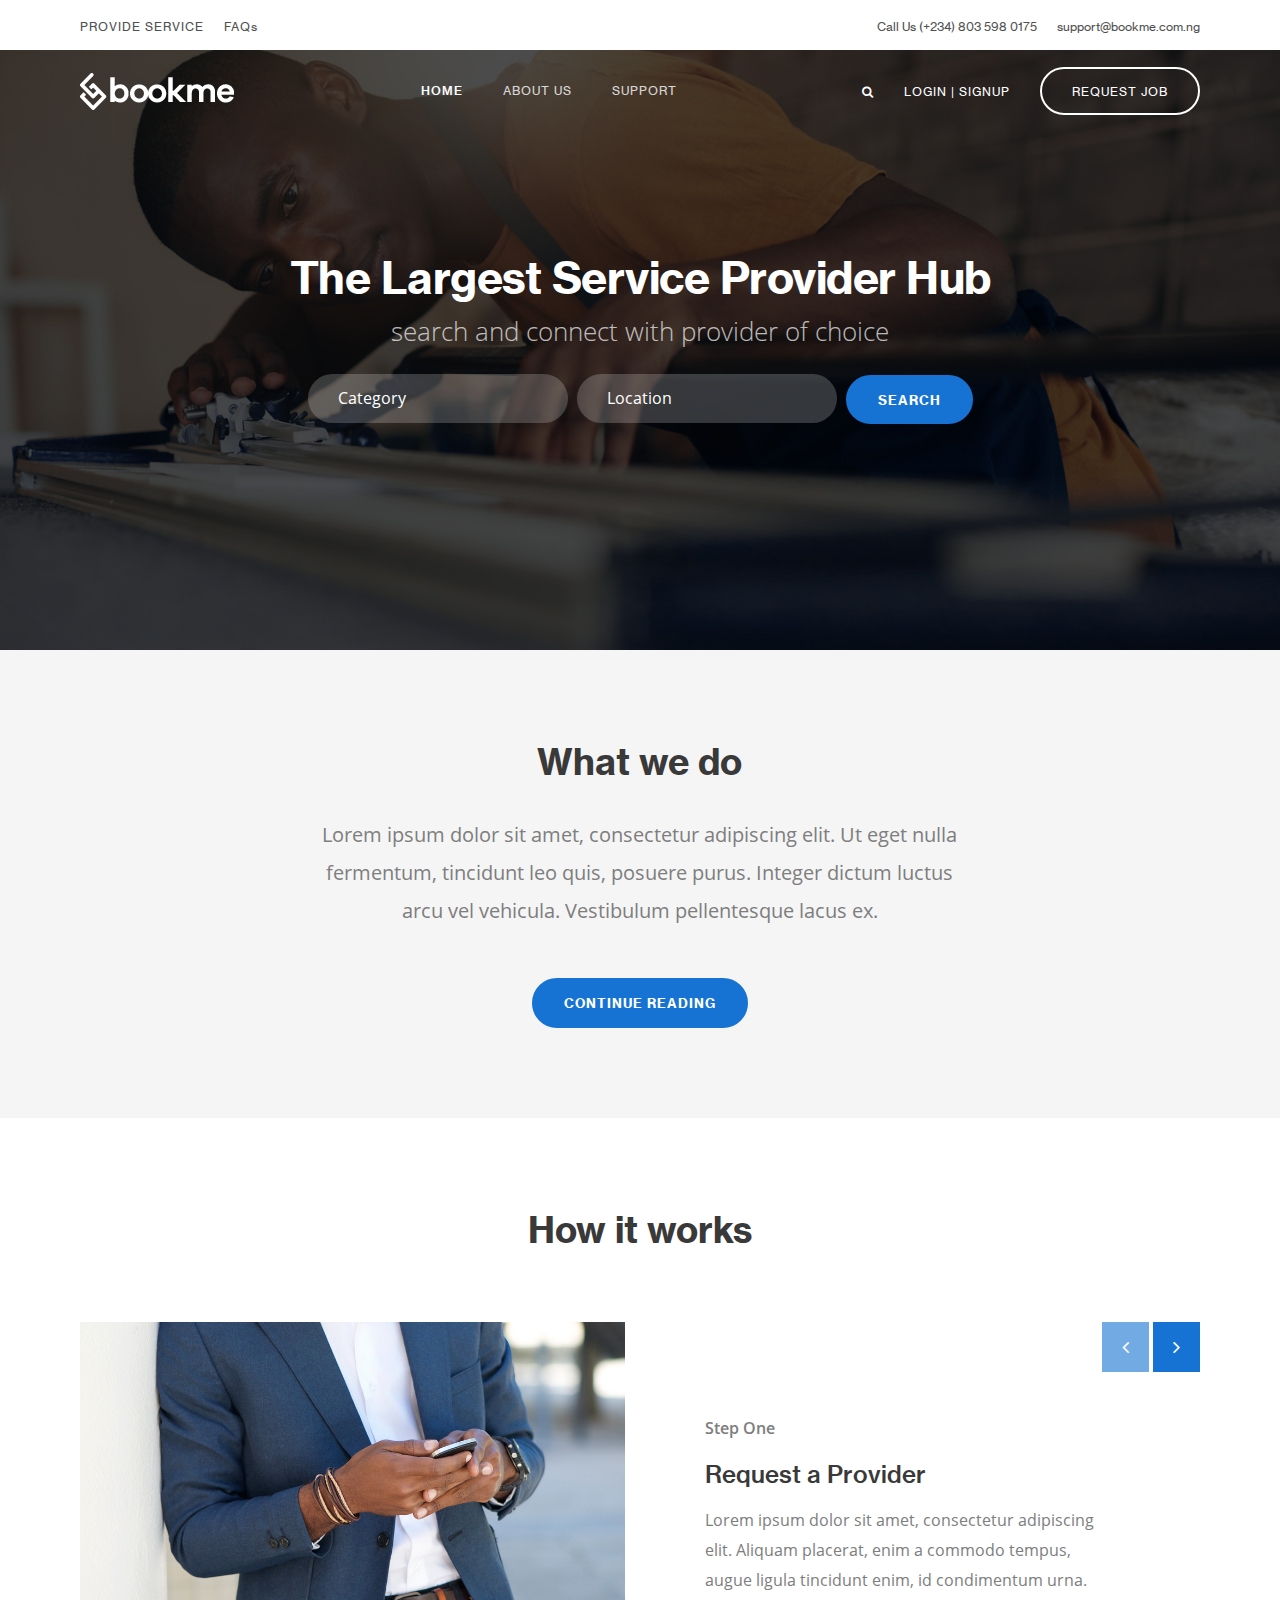
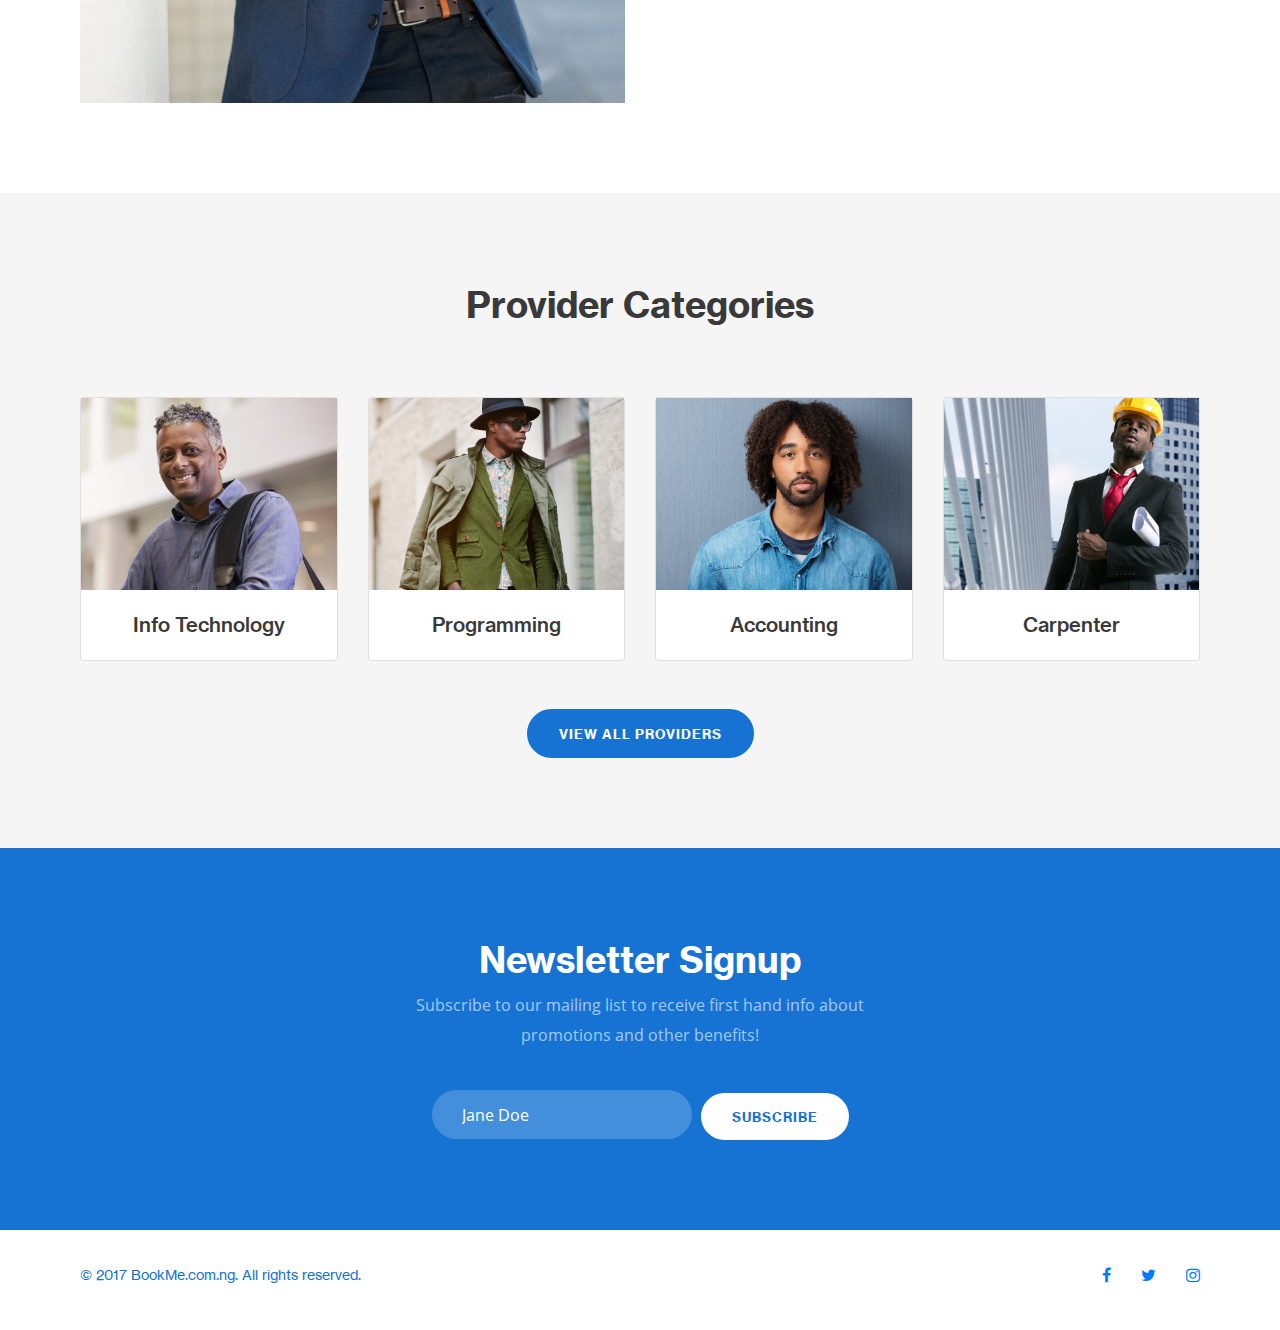
<file: index.html>
<!doctype html>
<html>
<head>
<meta charset="utf-8">
<meta name="viewport" content="width=device-width, initial-scale=1, maximum-scale=1, user-scalable=no">
<title>Homepage - Bookme</title>
<link rel="stylesheet" href="vendor/bootstrap/css/bootstrap.min.css" type="text/css">
<link href="https://maxcdn.bootstrapcdn.com/font-awesome/4.7.0/css/font-awesome.min.css" rel="stylesheet" integrity="sha384-wvfXpqpZZVQGK6TAh5PVlGOfQNHSoD2xbE+QkPxCAFlNEevoEH3Sl0sibVcOQVnN" crossorigin="anonymous">
<link rel="stylesheet" href="css/font.css" type="text/css">
<link rel="stylesheet" href="css/component.css" type="text/css">
<link rel="stylesheet" href="css/layout.css" type="text/css">
<link rel="stylesheet" href="css/home.css" type="text/css">
</head>

<body>
	<nav class="navbar header header-bg-first navbar-expand-lg navbar-light" id="nav">
	  <a class="navbar-brand" href="#"><img src="img/logo.png"></a>
	  <button class="navbar-toggler" type="button" data-toggle="collapse" data-target="#navbarSupportedContent" aria-controls="navbarSupportedContent" aria-expanded="false" aria-label="Toggle navigation">
<!--		<span class="navbar-toggler-icon"></span>-->
  		<img src="img/burger.png">
	  </button>

	  <div class="collapse navbar-collapse" id="navbarSupportedContent">
		<ul class="navbar-nav m-auto">
		  <li class="nav-item active">
			<a class="nav-link" href="#">Home <span class="sr-only">(current)</span></a>
		  </li>
		  <li class="nav-item">
			  <a class="nav-link" href="#">About Us</a>
		  </li>
		  <li class="nav-item">
			<a class="nav-link" href="#">Support</a>
		  </li>
		</ul>
		<ul class="list-inline clearfix nav-ryt-item navbar mb-0 p-0">
			<li><a href="javascript:;" class="searchbookme"><i class="fa fa-search"></i></a></li>
			<li><a href="#">LOGIN | SIGNUP</a></li>
			<li><a href="#" class="btn btn-sec-wyt">request job</a></li>
		</ul>
	  </div>
	</nav>
	<section id="top-menu">
		<div class="container-fluid">
			<div class="row">
				<div class="col-6">
					<ul class="list-inline clearfix top-left mb-0 p-s">
						<li><a href="#">PROVIDE SERVICE</a></li>
						<li><a href="faq-main.html">FAQs</a></li>
					</ul>
				</div>
				<div class="col-6">
					<ul class="list-inline clearfix top-right mb-0 c-s">
						<li><a href="#">support@bookme.com.ng</a></li>
						<li><a href="#">Call Us (+234) 803 598 0175</a></li>
					</ul>
				</div>
			</div>
		</div>
	</section>
	<section id="hero">
		<div class="container-fluid">
			<div class="row align-items-center justify-content-center" style="height: 600px;">
				<div class="col-xs-12 col-lg-10 col-xl-9">
					<div class="hero-search text-center">
						<div class="hero-caption">The Largest Service Provider Hub</div>
						<div class="lead mt-3">search and connect with provider of choice</div>
						<form class="hero-form mt-4">
					  	  <div class="hero-input-wrap hero-input">
					  	  	<input type="text" class="form-control" id="search-category" placeholder="Category">
						  </div>
					  	  <div class="hero-input-wrap hero-input">
					  	  	<input type="text" class="form-control" id="search-location" placeholder="Location">
						  </div>
						  <button type="submit" class="btn btn-primary search-hero">search</button>
						</form>
					</div>
				</div>
			</div>
		</div>
	</section>
	<section id="about" class="page-section grey-bg">
		<div class="container-fluid">
			<div class="row align-items-center justify-content-center">
				<div class="col-xs-12 col-sm-10 col-lg-9 col-xl-7 text-center">
					<h1 class="main-title mb-4">What we do</h1>
					<p class="p-large mb-5 pt-2">Lorem ipsum dolor sit amet, consectetur adipiscing elit. Ut eget nulla fermentum, tincidunt leo quis, posuere purus. Integer dictum luctus arcu vel vehicula. Vestibulum pellentesque lacus ex.</p>
					<a href="#" class="btn btn-primary">continue reading</a>
				</div>
			</div>
		</div>
	</section>
	<section id="how" class="page-section">
		<div class="container-fluid">
			<div class="row">
				<div class="col-12">
					<h1 class="main-title title-mb text-center">How it works</h1>
				</div>
			</div>
			<div class="steps-carousel">
				<div class="row align-items-center">
					<div class="col-xs-12 col-md-6">
						<img src="img/stp1.jpg" class="img-fluid">
					</div>
					<div class="col-xs-12 col-md-5">
						<div class="step-wrap">
							<p class="bold mb2">Step One</p>
							<p class="sub-title font-blk">Request a Provider</p>
							<p>Lorem ipsum dolor sit amet, consectetur adipiscing elit. Aliquam placerat, enim a commodo tempus, augue ligula tincidunt enim, id condimentum urna.</p>
						</div>
					</div>
				</div>
				<div class="carousel-controls">
					<button class="left-control cntrl cntrl-disabled"><i class="fa fa-angle-left"></i></button>
					<button class="right-control cntrl"><i class="fa fa-angle-right"></i></button>
				</div>
			</div>
		</div>
	</section>
	<section id="category" class="page-section grey-bg">
		<div class="container-fluid">
			<div class="row">
				<div class="col-12">
					<h1 class="main-title title-mb text-center">Provider Categories</h1>
				</div>
			</div>
			<div class="row">
				<div class="col-sm-6 col-lg-3">
					<div class="category-wrap card">
						<a href="javascript:;"><img src="img/cat1.jpg" class="img-fluid"></a>
						<div class="card-body">
							<p class="card-text text-center"><a href="javascript:;">Info Technology</a></p>
  						</div>
					</div>
				</div>
				<div class="col-sm-6 col-lg-3">
					<div class="category-wrap card">
						<a href="javascript:;"><img src="img/cat2.jpg" class="img-fluid"></a>
						<div class="card-body">
							<p class="card-text text-center"><a href="javascript:;">Programming</a></p>
  						</div>
					</div>
				</div>
				<div class="col-sm-6 col-lg-3">
					<div class="category-wrap card">
						<a href="javascript:;"><img src="img/cat3.jpg" class="img-fluid"></a>
						<div class="card-body">
							<p class="card-text text-center"><a href="javascript:;">Accounting</a></p>
  						</div>
					</div>
				</div>
				<div class="col-sm-6 col-lg-3">
					<div class="category-wrap card">
						<a href="javascript:;"><img src="img/cat4.jpg" class="img-fluid"></a>
						<div class="card-body">
							<p class="card-text text-center"><a href="javascript:;">Carpenter</a></p>
  						</div>
					</div>
				</div>
			</div>
			<div class="row">
				<div class="col-12">
					<div class="text-center mt-5">
						<a href="#" class="btn btn-primary d-inline-block">VIEW ALL PROVIDERS</a>
					</div>
				</div>
			</div>
		</div>
	</section>
	<section class="page-section blue-bg">
		<div class="container-fluid">
			<div class="row align-items-center justify-content-center">
				<div class="col-xs-12 col-sm-8 col-md-7 col-lg-5">
					<div class="text-center" style="color: white;">
						<h1 class="main-title text-center font-wyt">Newsletter Signup</h1>
						<p class="op-6">Subscribe to our mailing list to receive first hand info about promotions and other benefits!</p>
						<form class="hero-form mt-4">
					  	  <div class="hero-input-wrap hero-input">
					  	  	<input type="text" class="form-control" id="newsletter" placeholder="Jane Doe">
						  </div>
						  <button type="submit" class="btn btn-default">subscribe</button>
						</form>
					</div>
				</div>
			</div>
		</div>
	</section>
	<section id="footer">
		<div class="container-fluid">
			<div class="row">
				<div class="col-xs-12 col-md-6">
					<p class="site-credit mb-0 font-blue">© 2017 BookMe.com.ng. All rights reserved.</p>
				</div>
				<div class="col-xs-12 col-md-6">
					<div class="footer-socials">
						<ul class="list-inline clearfix mb-0">
							<li><a href="javascript:;"><i class="fa fa-facebook"></i></a></li>
							<li><a href="javascript:;"><i class="fa fa-twitter"></i></a></li>
							<li><a href="javascript:;"><i class="fa fa-instagram"></i></a></li>
						</ul>
					</div>
				</div>
			</div>
		</div>
	</section>
	<section id="search-takeover" class="hide-search">
		<div class="close"><img src="img/close.png"></div>
		<div class="container-fluid">
			<div class="row justify-content-center align-items-center" style="min-height: 100vh;">
				<div class="col-xs-12">
<!--
					<div class="card-wrap">
					  <div class="bg-white card-log">
						  <form class="form-bm">
							  <div class="form-group">
								<input type="text" class="form-control" id="search-loc" aria-describedby="searchloc" placeholder="Location">
							  </div>
							  <div class="form-group">
								<input type="text" class="form-control" id="search-cat" placeholder="Category">
							  </div>
							  <button type="submit" class="btn btn-primary" style="width: 100%;">Search</button>
						</form>
					  </div>
					</div>
-->
			
					<form class="form-bm">
					  <div class="hero-input-wrap">
						<input type="text" class="form-control" id="search-cat" placeholder="Category">
					  </div>
					  <div class="hero-input-wrap">
						<input type="text" class="form-control" id="search-loc" placeholder="Location">
					  </div>
					  <button type="submit" class="btn btn-primary search-hero">search</button>
					</form>
				</div>
			</div>
		</div>
	</section>
</body>
<script type="text/javascript" src="vendor/jquery-3.2.1.min.js"></script>
<script type="text/javascript" src="js/general.js"></script>
</html>
</file>
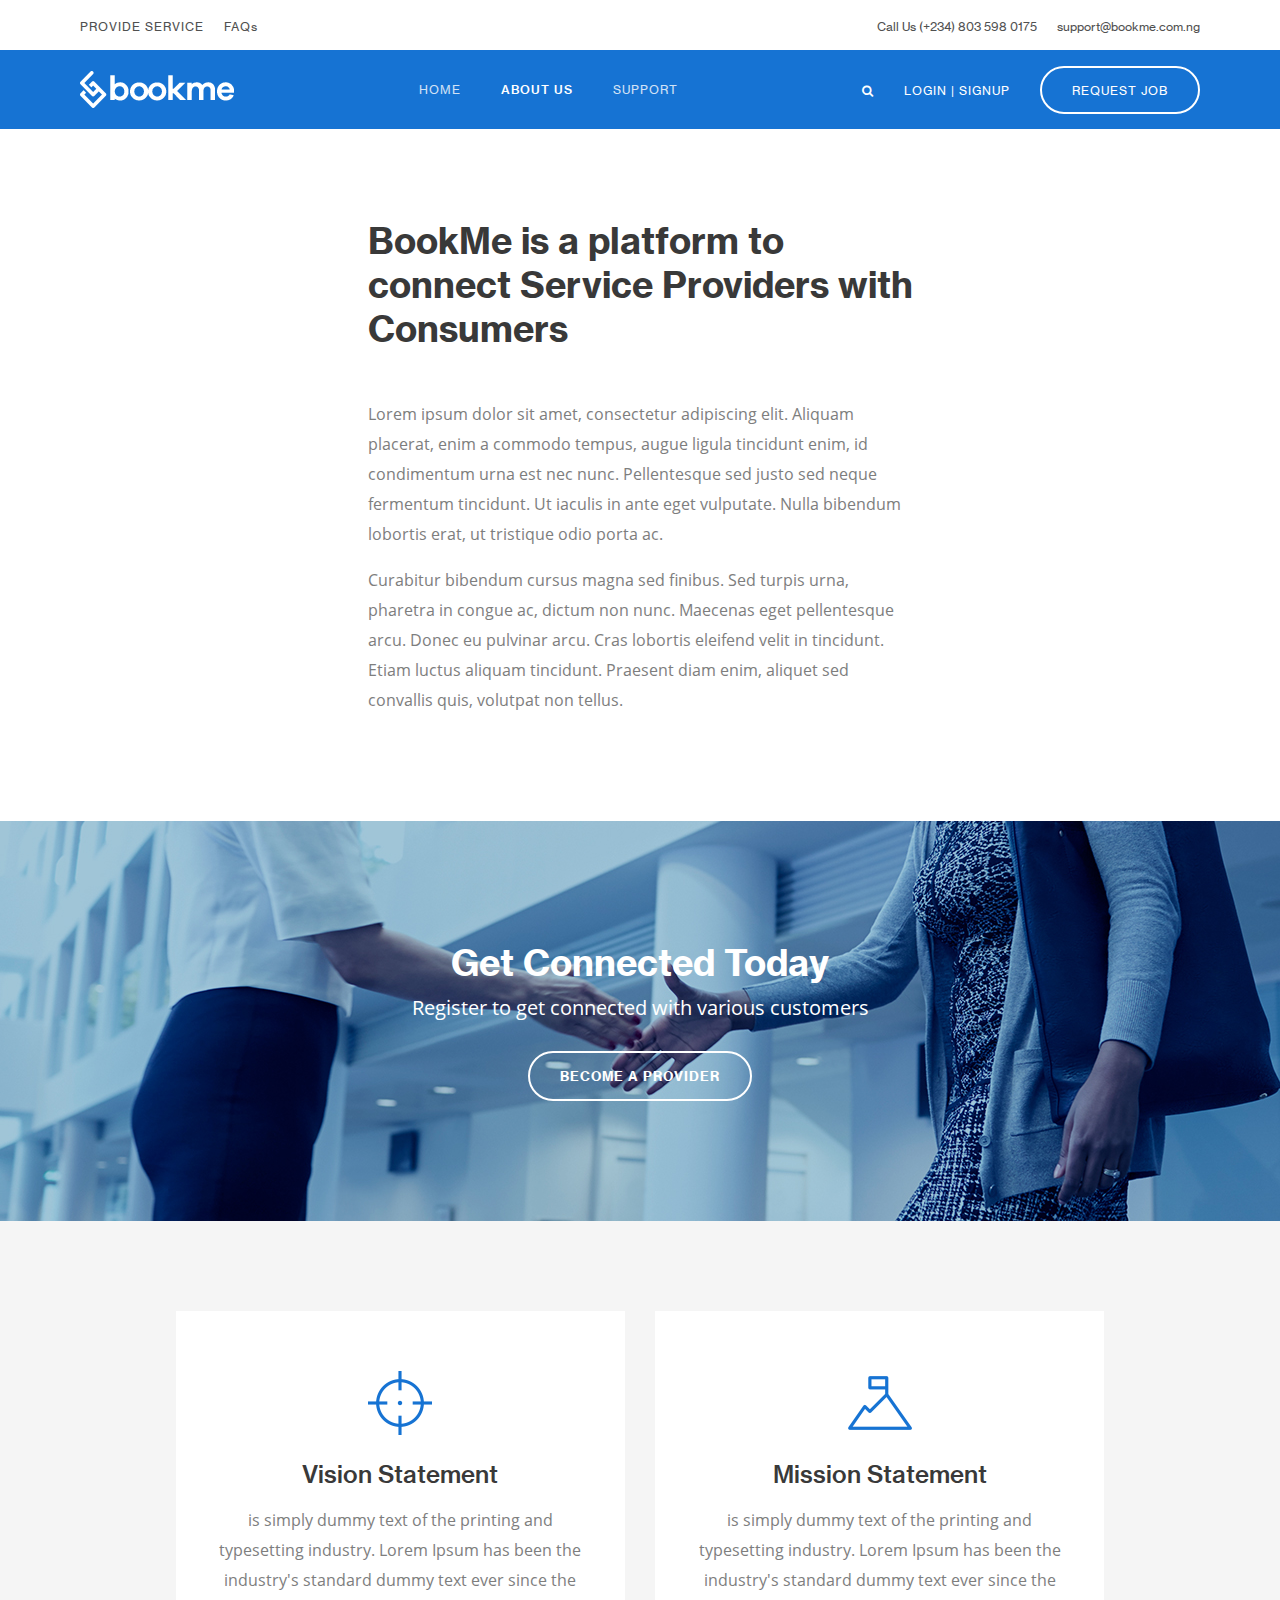
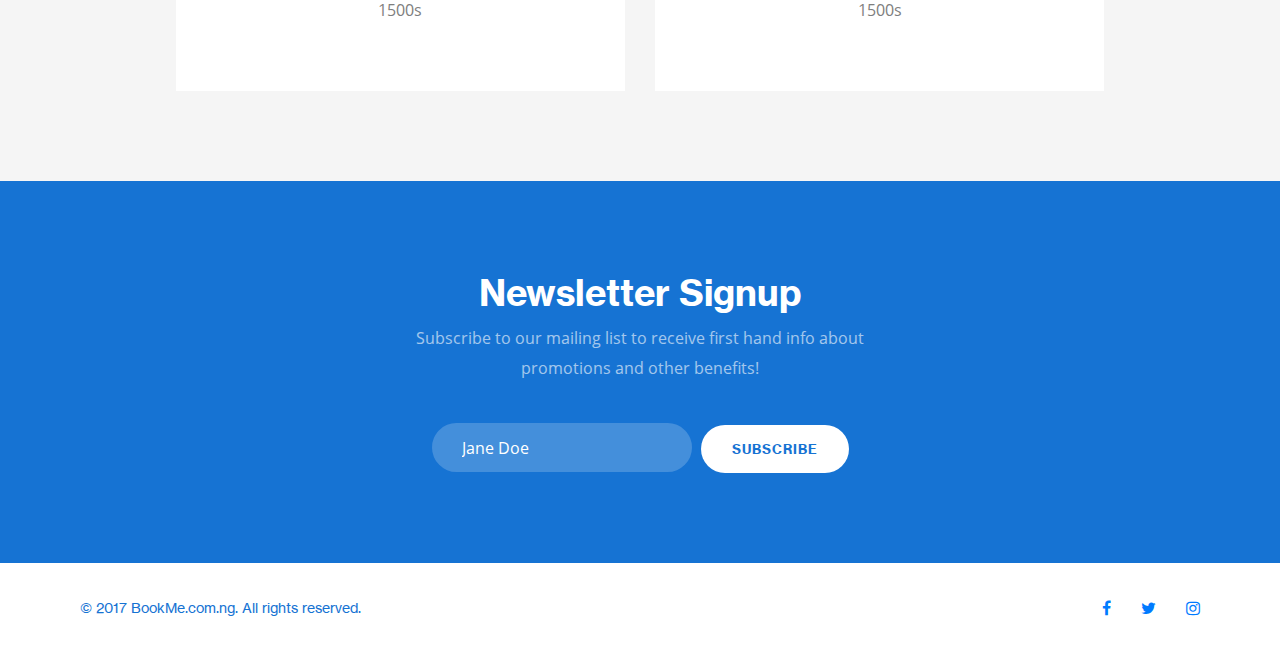
<file: about.html>
<!doctype html>
<html><!-- InstanceBegin template="/Templates/template1.dwt" codeOutsideHTMLIsLocked="false" -->
<head>
<meta charset="utf-8">
<meta name="viewport" content="width=device-width, initial-scale=1, maximum-scale=1, user-scalable=no">
<!-- InstanceBeginEditable name="doctitle" -->
<title>About Bookme</title>
<!-- InstanceEndEditable -->
<link rel="stylesheet" href="vendor/bootstrap/css/bootstrap.min.css" type="text/css">
<link href="https://maxcdn.bootstrapcdn.com/font-awesome/4.7.0/css/font-awesome.min.css" rel="stylesheet" integrity="sha384-wvfXpqpZZVQGK6TAh5PVlGOfQNHSoD2xbE+QkPxCAFlNEevoEH3Sl0sibVcOQVnN" crossorigin="anonymous">
<link rel="stylesheet" href="css/font.css" type="text/css">
<link rel="stylesheet" href="css/component.css" type="text/css">
<link rel="stylesheet" href="css/layout.css" type="text/css">
<!-- InstanceBeginEditable name="head" -->
<link rel="stylesheet" href="css/about.css" type="text/css">
<!-- InstanceEndEditable -->
</head>

<body>
	<section id="top-menu">
		<div class="container-fluid">
			<div class="row">
				<div class="col-6">
					<ul class="list-inline clearfix top-left mb-0 p-s">
						<li><a href="#">PROVIDE SERVICE</a></li>
						<li><a href="#">FAQs</a></li>
					</ul>
				</div>
				<div class="col-6">
					<ul class="list-inline clearfix top-right mb-0 c-s">
						<li><a href="#">support@bookme.com.ng</a></li>
						<li><a href="#">Call Us (+234) 803 598 0175</a></li>
					</ul>
				</div>
			</div>
		</div>
	</section>
	<!-- InstanceBeginEditable name="nav" -->
	<nav class="navbar blue-bg innerheader navbar-expand-lg navbar-light" id="nav"> <a class="navbar-brand" href="#"><img src="img/logo.png"></a>
	  <button class="navbar-toggler" type="button" data-toggle="collapse" data-target="#navbarSupportedContent" aria-controls="navbarSupportedContent" aria-expanded="false" aria-label="Toggle navigation">
	    <!--		<span class="navbar-toggler-icon"></span>-->
	    <img src="img/burger.png"> </button>
	  <div class="collapse navbar-collapse" id="navbarSupportedContent">
	    <ul class="navbar-nav m-auto">
	      <li class="nav-item"> <a class="nav-link" href="#">Home</a> </li>
	      <li class="nav-item active"> <a class="nav-link" href="#">About Us <span class="sr-only">(current)</span></a> </li>
	      <li class="nav-item"> <a class="nav-link" href="#">Support</a> </li>
        </ul>
	    <ul class="list-inline clearfix nav-ryt-item navbar mb-0 p-0">
	      <li><a href="#"><i class="fa fa-search"></i></a></li>
	      <li><a href="#">LOGIN | SIGNUP</a></li>
	      <li><a href="#" class="btn btn-sec">request job</a></li>
        </ul>
      </div>
    </nav>
	<!-- InstanceEndEditable --><!-- InstanceBeginEditable name="mainBody" -->
	<section id="pagebody" class="bodycontent page-section">
	  <div class="container-fluid">
	    <div class="row justify-content-center">
	      <div class="col-xs-12 col-md-10 col-lg-6">
	      	<div class="main-title font-blk">BookMe is a platform to connect Service Providers with Consumers</div>
			  <p class="mt-5">Lorem ipsum dolor sit amet, consectetur adipiscing elit. Aliquam placerat, enim a commodo tempus, augue ligula tincidunt enim, id condimentum urna est nec nunc. Pellentesque sed justo sed neque fermentum tincidunt. Ut iaculis in ante eget vulputate. Nulla bibendum lobortis erat, ut tristique odio porta ac.</p>
			  <p>Curabitur bibendum cursus magna sed finibus. Sed turpis urna, pharetra in congue ac, dictum non nunc. Maecenas eget pellentesque arcu. Donec eu pulvinar arcu. Cras lobortis eleifend velit in tincidunt. Etiam luctus aliquam tincidunt. Praesent diam enim, aliquet sed convallis quis, volutpat non tellus.</p>
	      </div>
        </div>
      </div>
    </section>
    <section id="inlineImg">
    	<div class="container-fluid">
    		<div class="row justify-content-center align-items-center" style="min-height: 400px;">
    			<div class="col-12 text-center font-wyt">
					<div class="main-title font-wyt">Get Connected Today</div>
					<p class="p-large mt-1 mb-4">Register to get connected with various customers</p>
					<a href="#" class="btn btn-sec-wyt">become a provider</a>
				</div>
			</div>
		</div>
	</section>
	<section id="mission" class="page-section grey-bg">
		<div class="container-fluid">
			<div class="row justify-content-center text-center row-eq-height">
				<div class="col-xs-12 col-sm-6 col-lg-5">
					<div class="vm-wrap">
						<img src="img/vision.png">
						<p class="title-font mt-4">Vision Statement</p>
						<p> is simply dummy text of the printing and typesetting industry. Lorem Ipsum has been the industry's standard dummy text ever since the 1500s</p>
					</div>
				</div>
				<div class="col-xs-12 col-sm-6 col-lg-5">
					<div class="vm-wrap m-s">
						<img src="img/mission.png">
						<p class="title-font mt-4">Mission Statement</p>
						<p> is simply dummy text of the printing and typesetting industry. Lorem Ipsum has been the industry's standard dummy text ever since the 1500s</p>
					</div>
				</div>
			</div>
		</div>
	</section>
	<!-- InstanceEndEditable -->
	<section class="page-section blue-bg">
		<div class="container-fluid">
			<div class="row align-items-center justify-content-center">
				<div class="col-xs-12 col-sm-8 col-md-7 col-lg-5">
					<div class="text-center" style="color: white;">
						<h1 class="main-title text-center font-wyt">Newsletter Signup</h1>
						<p class="op-6">Subscribe to our mailing list to receive first hand info about promotions and other benefits!</p>
						<form class="hero-form mt-4">
					  	  <div class="hero-input-wrap hero-input">
					  	  	<input type="text" class="form-control" id="newsletter" placeholder="Jane Doe">
						  </div>
						  <button type="submit" class="btn btn-default">subscribe</button>
						</form>
					</div>
				</div>
			</div>
		</div>
	</section>
	<section id="footer">
		<div class="container-fluid">
			<div class="row">
				<div class="col-xs-12 col-md-6">
					<p class="site-credit mb-0 font-blue">© 2017 BookMe.com.ng. All rights reserved.</p>
				</div>
				<div class="col-xs-12 col-md-6">
					<div class="footer-socials">
						<ul class="list-inline clearfix mb-0">
							<li><a href="javascript:;"><i class="fa fa-facebook"></i></a></li>
							<li><a href="javascript:;"><i class="fa fa-twitter"></i></a></li>
							<li><a href="javascript:;"><i class="fa fa-instagram"></i></a></li>
						</ul>
					</div>
				</div>
			</div>
		</div>
	</section>
</body>
<script type="text/javascript" src="vendor/jquery-3.2.1.min.js"></script>
<script type="text/javascript" src="vendor/bootstrap/js/bootstrap.min.js"></script>
<script type="text/javascript" src="js/general.js"></script>
<!-- InstanceEnd --></html>
</file>
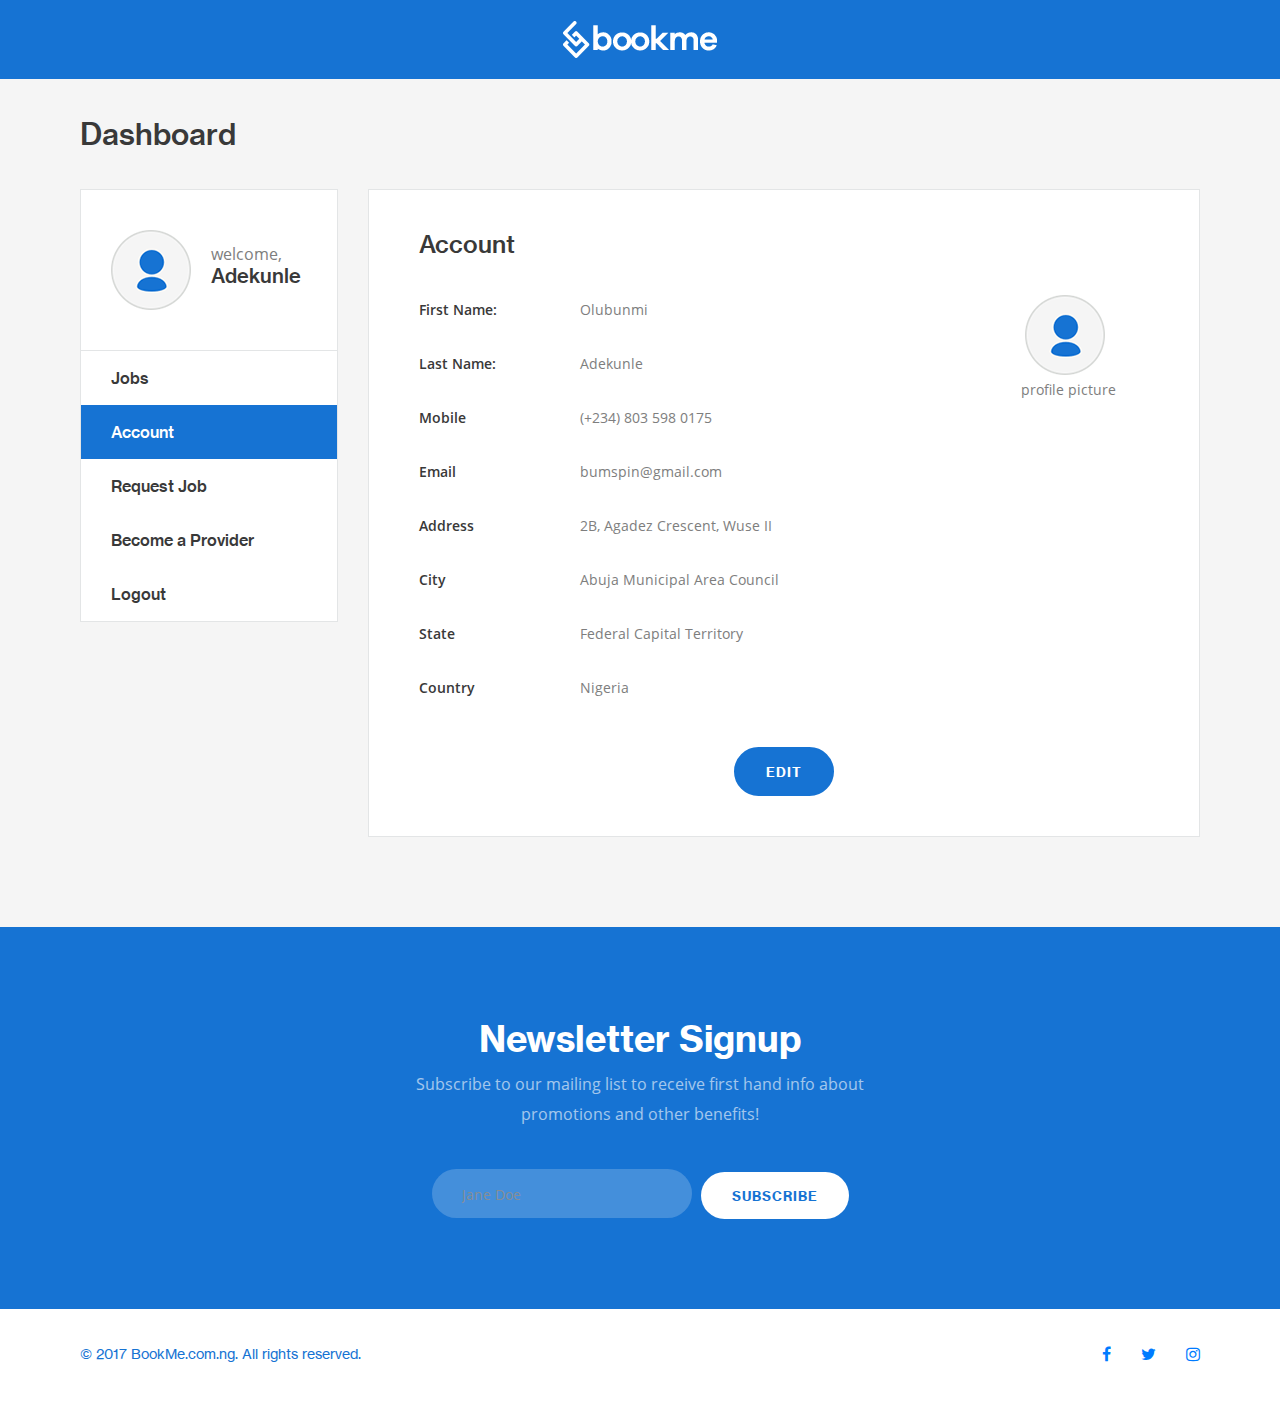
<file: dashboard-client.html>
<!doctype html>
<html><!-- InstanceBegin template="/Templates/template2.dwt" codeOutsideHTMLIsLocked="false" -->
<head>
<meta charset="utf-8">
<meta name="viewport" content="width=device-width, initial-scale=1, maximum-scale=1, user-scalable=no">
<!-- InstanceBeginEditable name="doctitle" -->
<title>Bookme - Dashboard Client</title>
<!-- InstanceEndEditable -->
<link rel="stylesheet" href="vendor/bootstrap/css/bootstrap.min.css" type="text/css">
<link href="https://maxcdn.bootstrapcdn.com/font-awesome/4.7.0/css/font-awesome.min.css" rel="stylesheet" integrity="sha384-wvfXpqpZZVQGK6TAh5PVlGOfQNHSoD2xbE+QkPxCAFlNEevoEH3Sl0sibVcOQVnN" crossorigin="anonymous">
<link rel="stylesheet" href="css/font.css" type="text/css">
<link rel="stylesheet" href="css/component.css" type="text/css">
<link rel="stylesheet" href="css/layout.css" type="text/css">
<!-- InstanceBeginEditable name="head" -->
<link rel="stylesheet" type="text/css" href="css/dashboard.css">
<!-- InstanceEndEditable -->
</head>

<!-- InstanceBeginEditable name="editableRegion" -->
<body>
	<section class="innerNav blue-bg text-center">
		<img src="img/logo.png">
	</section>
	<section id="pagebody" class="innerbody grey-bg">
	  <div class="container-fluid">
    	<div class="row">
    		<div class="col-12">
				<div class="page-title">Dashboard</div>
			</div>
		</div>
	    <div class="row db-panel">
	      <div class="col-xs-12 col-lg-3">
	      	<div class="db-l">
			  <div class="db-user white-bg clearfix">
			  	<div class="db-user-l d-inline-block">
				  <div class="user-avatar d-vertical mr-3">
				  	<img src="img/db-user.png" class="avatar-desk">
				  	<img src="img/db-user2.png" class="avatar-mob">
				  </div>
				  <div class="user-id d-vertical">
				  	welcome,
					<h5 class="haas-med font-blk">Adekunle</h5>
				  </div>
				</div>
				<div class="db-user-r float-right">
					<a href="javascript:;"><img src="img/burger2.png"></a>
				</div>
			  </div>
      		  <ul class="white-bg user-optns">
				  <li><a href="javascript:;">Jobs</a></li>
				  <li class="active"><a href="javascript:;">Account</a></li>
				  <li><a href="javascript:;">Request Job</a></li>
				  <li><a href="javascript:;">Become a Provider</a></li>
				  <li><a href="javascript:;">Logout</a></li>
			  </ul>
			</div>
	      </div>
	      <div class="col-xs-12 col-lg-9">
			  <div class="db-r white-bg">
				  <h4 class="font-blk haas-med optn-title mb-4">Account</h4>
				  <div class="row">
					  <div class="col-xs-12 col-md-9">
					  	<table class="table user-profile">
						  <tbody>
							<tr>
							  <td>First Name:</td>
							  <td class="user-fname">Olubunmi</td>
							</tr>
							<tr>
							  <td>Last Name:</td>
							  <td class="user-lname">Adekunle</td>
							</tr>
							<tr>
							  <td>Mobile</td>
							  <td class="user-phone">(+234) 803 598 0175</td>
							</tr>
							<tr>
							  <td>Email</td>
							  <td class="user-email">bumspin@gmail.com</td>
							</tr>
							<tr>
							  <td>Address</td>
							  <td class="user-addy">2B, Agadez Crescent, Wuse II</td>
							</tr>
							<tr>
							  <td>City</td>
							  <td>Abuja Municipal Area Council</td>
							</tr>
							<tr>
							  <td>State</td>
							  <td>Federal Capital Territory</td>
							</tr>
							<tr>
							  <td>Country</td>
							  <td>Nigeria</td>
							</tr>
						  </tbody>
						</table>
					  </div>
					  <div class="col-xs-12 col-md-3">
					  	<div class="profile-pic">
							<img src="img/db-user.png" class="mr-2">
							<p>profile picture</p>
						</div>
					  </div>
					  <div class="col-12 text-center">
						  <button class="btn btn-primary mt-3">EDIT</button>
					  </div>
				  </div>
			  </div>
	      </div>
        </div>
      </div>
    </section>
	<section class="page-section blue-bg">
	  <div class="container-fluid">
	    <div class="row align-items-center justify-content-center">
	      <div class="col-xs-12 col-sm-8 col-md-7 col-lg-5">
	        <div class="text-center" style="color: white;">
	          <h1 class="main-title text-center font-wyt">Newsletter Signup</h1>
	          <p class="op-6">Subscribe to our mailing list to receive first hand info about promotions and other benefits!</p>
	          <form class="hero-form mt-4">
	            <div class="hero-input-wrap">
	              <input type="text" class="form-control" id="newsletter" placeholder="Jane Doe">
	              </div>
	            <button type="submit" class="btn btn-default">subscribe</button>
	            </form>
	          </div>
	        </div>
	      </div>
	    </div>
	  </section>
    <section id="footer">
      <div class="container-fluid">
        <div class="row">
          <div class="col-xs-12 col-md-6">
            <p class="site-credit mb-0 font-blue">© 2017 BookMe.com.ng. All rights reserved.</p>
          </div>
          <div class="col-xs-12 col-md-6">
            <div class="footer-socials">
              <ul class="list-inline clearfix mb-0">
                <li><a href="javascript:;"><i class="fa fa-facebook"></i></a></li>
                <li><a href="javascript:;"><i class="fa fa-twitter"></i></a></li>
                <li><a href="javascript:;"><i class="fa fa-instagram"></i></a></li>
              </ul>
            </div>
          </div>
        </div>
      </div>
    </section>
</body>
<!-- InstanceEndEditable -->
<script type="text/javascript" src="vendor/jquery-3.2.1.min.js"></script>
<script type="text/javascript" src="vendor/bootstrap/js/bootstrap.min.js"></script>
<script type="text/javascript" src="js/general.js"></script>
<!-- InstanceEnd --></html>
</file>
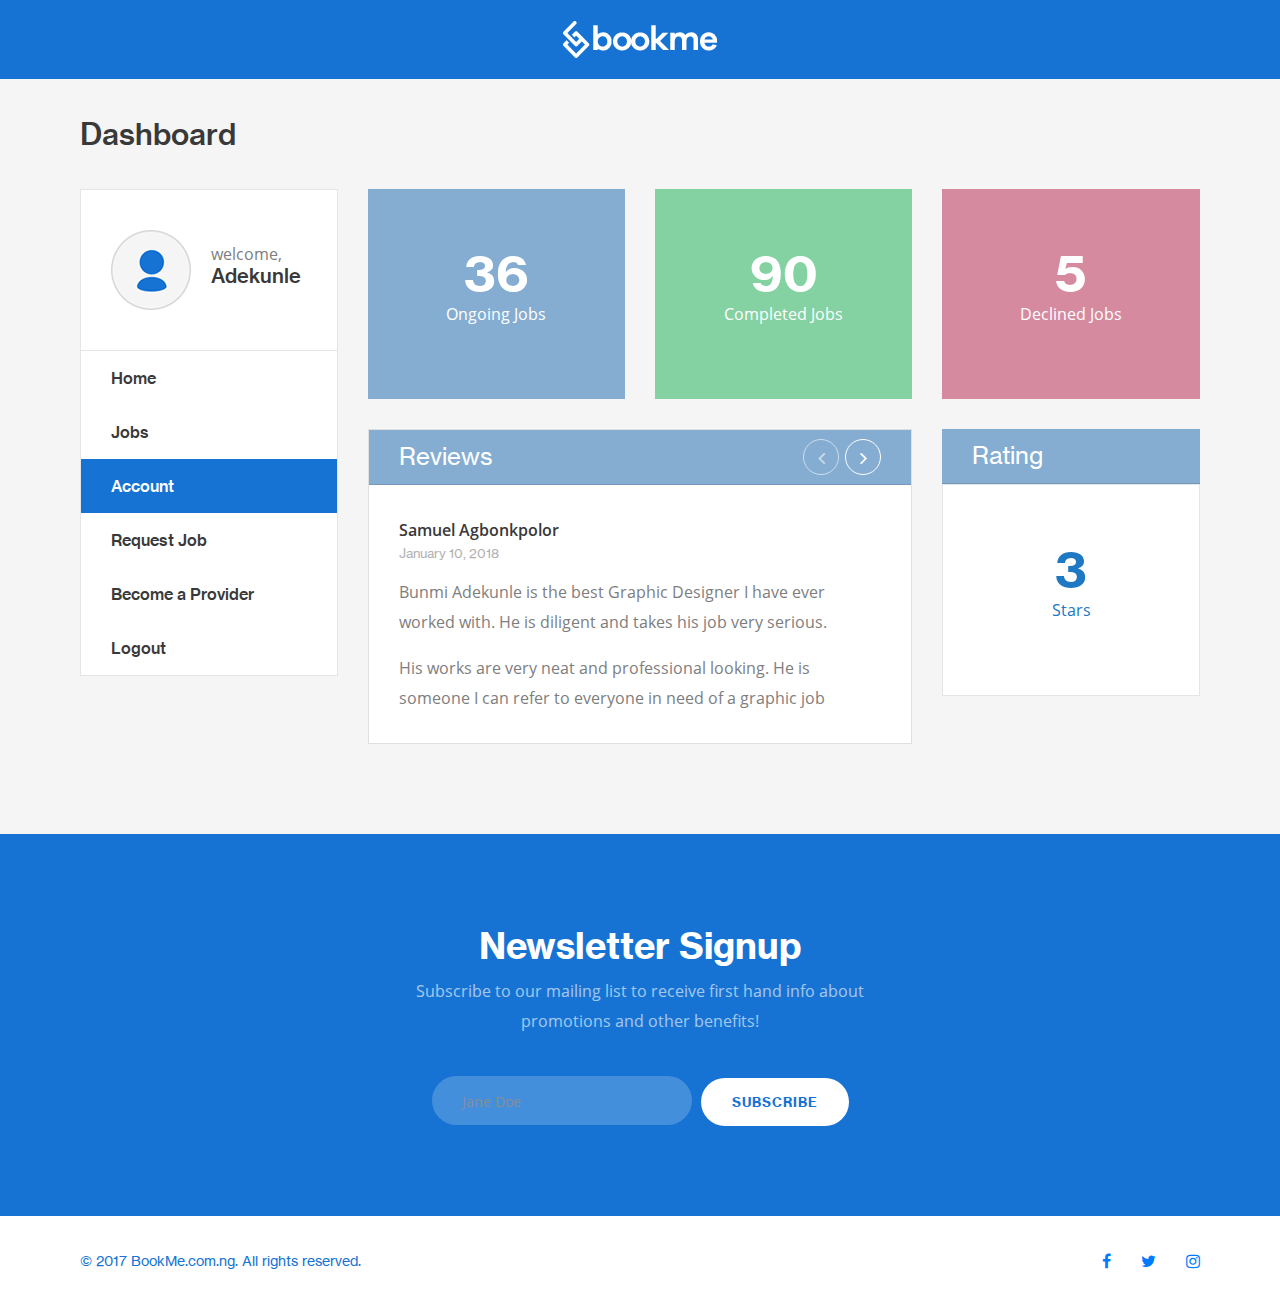
<file: dashboard-index.html>
<!doctype html>
<html><!-- InstanceBegin template="/Templates/template2.dwt" codeOutsideHTMLIsLocked="false" -->
<head>
<meta charset="utf-8">
<meta name="viewport" content="width=device-width, initial-scale=1, maximum-scale=1, user-scalable=no">
<!-- InstanceBeginEditable name="doctitle" -->
<title>Bookme - Dashboard Index</title>
<!-- InstanceEndEditable -->
<link rel="stylesheet" href="vendor/bootstrap/css/bootstrap.min.css" type="text/css">
<link href="https://maxcdn.bootstrapcdn.com/font-awesome/4.7.0/css/font-awesome.min.css" rel="stylesheet" integrity="sha384-wvfXpqpZZVQGK6TAh5PVlGOfQNHSoD2xbE+QkPxCAFlNEevoEH3Sl0sibVcOQVnN" crossorigin="anonymous">
<link rel="stylesheet" href="css/font.css" type="text/css">
<link rel="stylesheet" href="css/component.css" type="text/css">
<link rel="stylesheet" href="css/layout.css" type="text/css">
<!-- InstanceBeginEditable name="head" -->
<link rel="stylesheet" type="text/css" href="css/dashboard.css">
<!-- InstanceEndEditable -->
</head>

<!-- InstanceBeginEditable name="editableRegion" -->
<body class="db-home">
	<section class="innerNav blue-bg text-center">
		<img src="img/logo.png">
	</section>
	<section id="pagebody" class="innerbody grey-bg">
	  <div class="container-fluid">
    	<div class="row">
    		<div class="col-12">
				<div class="page-title">Dashboard</div>
			</div>
		</div>
	    <div class="row db-panel">
	      <div class="col-xs-12 col-lg-3">
	      	<div class="db-l">
			  <div class="db-user white-bg clearfix">
			  	<div class="db-user-l d-inline-block">
				  <div class="user-avatar d-vertical mr-3">
				  	<img src="img/db-user.png" class="avatar-desk">
				  	<img src="img/db-user2.png" class="avatar-mob">
				  </div>
				  <div class="user-id d-vertical">
				  	welcome,
					<h5 class="haas-med font-blk">Adekunle</h5>
				  </div>
				</div>
				<div class="db-user-r float-right">
					<a href="javascript:;"><img src="img/burger2.png"></a>
				</div>
			  </div>
      		  <ul class="white-bg user-optns">
				  <li><a href="javascript:;">Home</a></li>
				  <li><a href="javascript:;">Jobs</a></li>
				  <li class="active"><a href="javascript:;">Account</a></li>
				  <li><a href="javascript:;">Request Job</a></li>
				  <li><a href="javascript:;">Become a Provider</a></li>
				  <li><a href="javascript:;">Logout</a></li>
			  </ul>
			</div>
	      </div>
	      <div class="col-xs-12 col-lg-9">
			  <div class="row">
				  <div class="col-xs-12 col-md-4">
					<a href="javascript:;" class="db-ongoing-job job-stat text-center card-bm">
						<div class="ongoing-job-num job-num">36</div>
						<p class="mb-0">Ongoing Jobs</p>
					</a>
				  </div>
				  <div class="col-xs-12 col-md-4">
					<a href="javascript:;" class="db-completed-job job-stat text-center card-bm">
						<div class="completed-job-num job-num">90</div>
						<p class="mb-0">Completed Jobs</p>
					</a>
				  </div>
				  <div class="col-xs-12 col-md-4">
					<a href="javascript:;" class="db-declined-job job-stat text-center card-bm">
						<div class="declined-job-num job-num">5</div>
						<p class="mb-0">Declined Jobs</p>
					</a>
				  </div>
			  </div>
      		  <div class="row">
				  <div class="col-xs-12 col-md-7 col-lg-8">
					<div class="card">
					  <div class="card-header">Reviews
						<div class="carousel-controls">
							<button class="left-control cntrl cntrl-disabled"><i class="fa fa-angle-left"></i></button>
							<button class="right-control cntrl"><i class="fa fa-angle-right"></i></button>
						</div>
					  </div>
					  <div class="card-body">
						<p class="open-semi font-blk reviewer-name mb-2">Samuel Agbonkpolor</p>
						<small class="haas-reg op-6 review-date lh-0 d-block mb-4">January 10, 2018</small>
						<p>Bunmi Adekunle is the best Graphic Designer I have ever worked with. He is diligent and takes his job very serious.</p>
						<p class="mb-0">His works are very neat and professional looking. He is someone I can refer to everyone in need of a graphic job</p>
					  </div>
					</div>
				  </div>
				  <div class="col-xs-12 col-md-5 col-lg-4">
					<div class="card-header">Rating</div>
					<a href="javascript:;" class="job-stat star-3 white-bg text-center">
						<div class="rating rating-num">3</div>
						<p class="mb-0">Stars</p>
					</a>
				  </div>
			  </div>
	      </div>
        </div>
      </div>
    </section>
	<section class="page-section blue-bg">
	  <div class="container-fluid">
	    <div class="row align-items-center justify-content-center">
	      <div class="col-xs-12 col-sm-8 col-md-7 col-lg-5">
	        <div class="text-center" style="color: white;">
	          <h1 class="main-title text-center font-wyt">Newsletter Signup</h1>
	          <p class="op-6">Subscribe to our mailing list to receive first hand info about promotions and other benefits!</p>
	          <form class="hero-form mt-4">
	            <div class="hero-input-wrap">
	              <input type="text" class="form-control" id="newsletter" placeholder="Jane Doe">
	              </div>
	            <button type="submit" class="btn btn-default">subscribe</button>
	            </form>
	          </div>
	        </div>
	      </div>
	    </div>
	  </section>
    <section id="footer">
      <div class="container-fluid">
        <div class="row">
          <div class="col-xs-12 col-md-6">
            <p class="site-credit mb-0 font-blue">© 2017 BookMe.com.ng. All rights reserved.</p>
          </div>
          <div class="col-xs-12 col-md-6">
            <div class="footer-socials">
              <ul class="list-inline clearfix mb-0">
                <li><a href="javascript:;"><i class="fa fa-facebook"></i></a></li>
                <li><a href="javascript:;"><i class="fa fa-twitter"></i></a></li>
                <li><a href="javascript:;"><i class="fa fa-instagram"></i></a></li>
              </ul>
            </div>
          </div>
        </div>
      </div>
    </section>
</body>
<!-- InstanceEndEditable -->
<script type="text/javascript" src="vendor/jquery-3.2.1.min.js"></script>
<script type="text/javascript" src="vendor/bootstrap/js/bootstrap.min.js"></script>
<script type="text/javascript" src="js/general.js"></script>
<!-- InstanceEnd --></html>
</file>
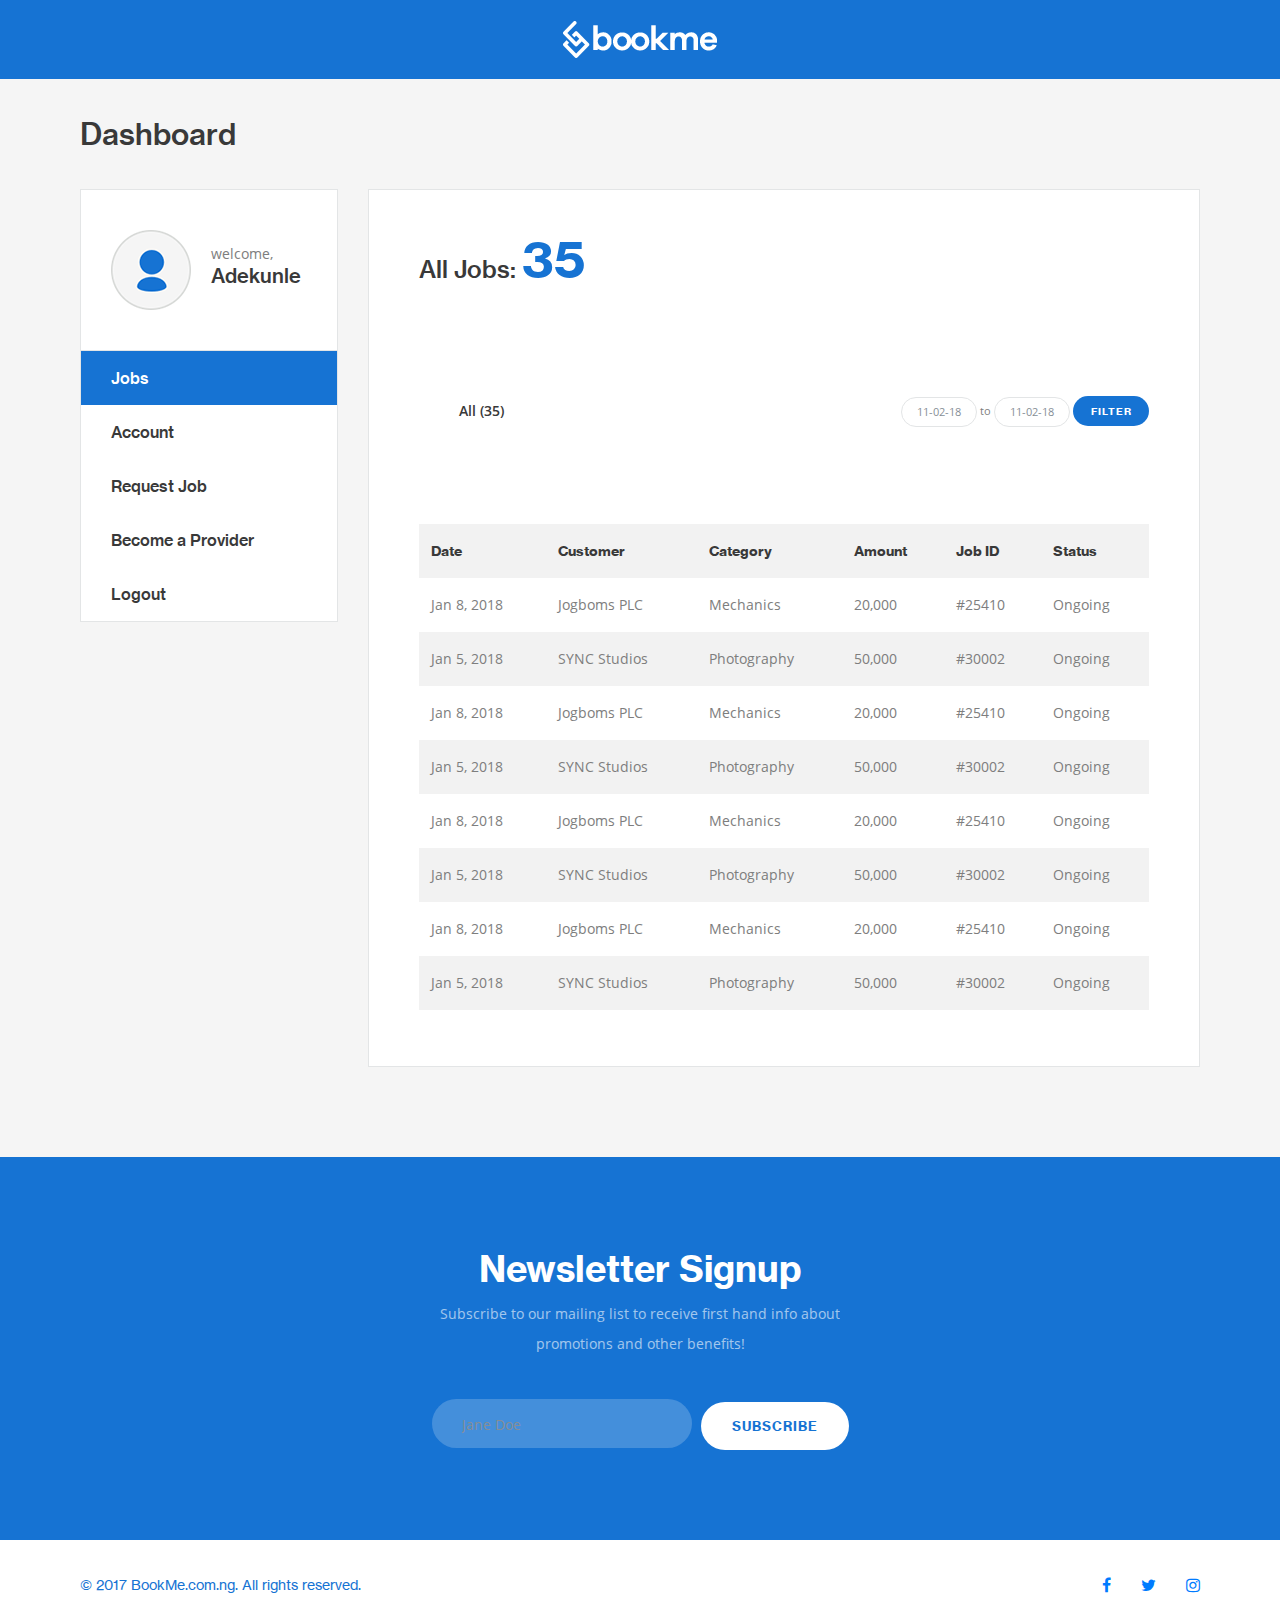
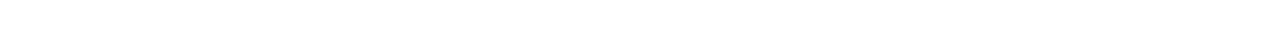
<file: dashboard-provider-jobs.html>
<!doctype html>
<html><!-- InstanceBegin template="/Templates/template2.dwt" codeOutsideHTMLIsLocked="false" -->
<head>
<meta charset="utf-8">
<meta name="viewport" content="width=device-width, initial-scale=1, maximum-scale=1, user-scalable=no">
<!-- InstanceBeginEditable name="doctitle" -->
<title>Bookme - Dashboard Client</title>
<!-- InstanceEndEditable -->
<link rel="stylesheet" href="vendor/bootstrap/css/bootstrap.min.css" type="text/css">
<link href="https://maxcdn.bootstrapcdn.com/font-awesome/4.7.0/css/font-awesome.min.css" rel="stylesheet" integrity="sha384-wvfXpqpZZVQGK6TAh5PVlGOfQNHSoD2xbE+QkPxCAFlNEevoEH3Sl0sibVcOQVnN" crossorigin="anonymous">
<link rel="stylesheet" href="css/font.css" type="text/css">
<link rel="stylesheet" href="css/component.css" type="text/css">
<link rel="stylesheet" href="css/layout.css" type="text/css">
<!-- InstanceBeginEditable name="head" -->
<link rel="stylesheet" type="text/css" href="css/dashboard.css">
<!-- InstanceEndEditable -->
</head>

<!-- InstanceBeginEditable name="editableRegion" -->
<body class="dashboard">
	<section class="innerNav blue-bg text-center">
		<img src="img/logo.png">
	</section>
	<section id="pagebody" class="innerbody grey-bg">
	  <div class="container-fluid">
    	<div class="row">
    		<div class="col-12">
				<div class="page-title">Dashboard</div>
			</div>
		</div>
	    <div class="row db-panel">
	      <div class="col-xs-12 col-lg-3">
	      	<div class="db-l">
			  <div class="db-user white-bg clearfix">
			  	<div class="db-user-l d-inline-block">
				  <div class="user-avatar d-vertical mr-3">
				  	<img src="img/db-user.png" class="avatar-desk">
				  	<img src="img/db-user2.png" class="avatar-mob">
				  </div>
				  <div class="user-id d-vertical">
				  	welcome,
					<h5 class="haas-med font-blk">Adekunle</h5>
				  </div>
				</div>
				<div class="db-user-r float-right">
					<a href="javascript:;"><img src="img/burger2.png"></a>
				</div>
			  </div>
      		  <ul class="white-bg user-optns">
				  <li class="active"><a href="javascript:;">Jobs</a></li>
				  <li><a href="javascript:;">Account</a></li>
				  <li><a href="javascript:;">Request Job</a></li>
				  <li><a href="javascript:;">Become a Provider</a></li>
				  <li><a href="javascript:;">Logout</a></li>
			  </ul>
			</div>
	      </div>
	      <div class="col-xs-12 col-lg-9">
			  <div class="db-r white-bg">
				  <h4 class="font-blk haas-med optn-title mb-4">All Jobs: <span class="font-blue job-num">35</span></h4>
				  <div class="table-responsive">
					  <table class="table mb-0 filter-sect">
						  <tr>
							<td valign="middle">
								<div class="job-stat">
									<span class="d-inline-block job-all active">All (35)</span>
									<span class="d-inline-block job-all mr-1 ml-1">Completed (25)</span>
									<span class="d-inline-block job-all">Ongoing (10)</span>
								</div>
							</td>
							<td valign="middle">
								<div class="db-f">
									<form class="form-inline d-inline-block db-filter-wrap">
										<div class="db-filter d-inline-block">
											<input type="text" class="form-control" id="from-date" placeholder="11-02-18">
										</div>
										<p class="d-inline-block m-0">to</p>
										<div class="db-filter d-inline-block">
											<input type="text" class="form-control" id="to-date" placeholder="11-02-18">
										</div>
										<div class="db-filter d-inline-block">
											<button type="submit" class="btns btn-primary">filter</button>
										</div>
									</form>
								</div>
							</td>
						  </tr>
					  </table>
				  </div>
				  <div class="row">
					  <div class="col-12">
						  <div class="table-responsive">
							  <table class="table table-striped db-prov-job mt-3">
								  <thead>
									<tr>
									  <th scope="col">Date</th>
									  <th scope="col">Customer</th>
									  <th scope="col">Category</th>
									  <th scope="col">Amount</th>
									  <th scope="col">Job ID</th>
									  <th scope="col">Status</th>
									</tr>
								  </thead>
								  <tbody>
									<tr data-toggle="modal" data-target="#exampleModalCenter">
									  <td class="job-date">Jan 8, 2018</td>
									  <td class="customer-name">Jogboms PLC</td>
									  <td class="job-cat">Mechanics</td>
									  <td class="job-amount">20,000</td>
									  <td class="job-id">#25410</td>
									  <td class="job-status">Ongoing</td>
									</tr>
									<tr>
									  <td class="job-date">Jan 5, 2018</td>
									  <td class="customer-name">SYNC Studios</td>
									  <td class="job-cat">Photography</td>
									  <td class="job-amount">50,000</td>
									  <td class="job-id">#30002</td>
									  <td class="job-status">Ongoing</td>
									</tr>
									<tr>
									  <td class="job-date">Jan 8, 2018</td>
									  <td class="customer-name">Jogboms PLC</td>
									  <td class="job-cat">Mechanics</td>
									  <td class="job-amount">20,000</td>
									  <td class="job-id">#25410</td>
									  <td class="job-status">Ongoing</td>
									</tr>
									<tr>
									  <td class="job-date">Jan 5, 2018</td>
									  <td class="customer-name">SYNC Studios</td>
									  <td class="job-cat">Photography</td>
									  <td class="job-amount">50,000</td>
									  <td class="job-id">#30002</td>
									  <td class="job-status">Ongoing</td>
									</tr>
									<tr>
									  <td class="job-date">Jan 8, 2018</td>
									  <td class="customer-name">Jogboms PLC</td>
									  <td class="job-cat">Mechanics</td>
									  <td class="job-amount">20,000</td>
									  <td class="job-id">#25410</td>
									  <td class="job-status">Ongoing</td>
									</tr>
									<tr>
									  <td class="job-date">Jan 5, 2018</td>
									  <td class="customer-name">SYNC Studios</td>
									  <td class="job-cat">Photography</td>
									  <td class="job-amount">50,000</td>
									  <td class="job-id">#30002</td>
									  <td class="job-status">Ongoing</td>
									</tr>
									<tr>
									  <td class="job-date">Jan 8, 2018</td>
									  <td class="customer-name">Jogboms PLC</td>
									  <td class="job-cat">Mechanics</td>
									  <td class="job-amount">20,000</td>
									  <td class="job-id">#25410</td>
									  <td class="job-status">Ongoing</td>
									</tr>
									<tr>
									  <td class="job-date">Jan 5, 2018</td>
									  <td class="customer-name">SYNC Studios</td>
									  <td class="job-cat">Photography</td>
									  <td class="job-amount">50,000</td>
									  <td class="job-id">#30002</td>
									  <td class="job-status">Ongoing</td>
									</tr>
								  </tbody>
							  </table>
						  </div>
					  </div>
				  </div>
			  </div>
	      </div>
        </div>
      </div>
    </section>
	<section class="page-section blue-bg">
	  <div class="container-fluid">
	    <div class="row align-items-center justify-content-center">
	      <div class="col-xs-12 col-sm-8 col-md-7 col-lg-5">
	        <div class="text-center" style="color: white;">
	          <h1 class="main-title text-center font-wyt">Newsletter Signup</h1>
	          <p class="op-6">Subscribe to our mailing list to receive first hand info about promotions and other benefits!</p>
	          <form class="hero-form mt-4">
	            <div class="hero-input-wrap">
	              <input type="text" class="form-control" id="newsletter" placeholder="Jane Doe">
	              </div>
	            <button type="submit" class="btn btn-default">subscribe</button>
	            </form>
	          </div>
	        </div>
	      </div>
	    </div>
	  </section>
    <section id="footer">
      <div class="container-fluid">
        <div class="row">
          <div class="col-xs-12 col-md-6">
            <p class="site-credit mb-0 font-blue">© 2017 BookMe.com.ng. All rights reserved.</p>
          </div>
          <div class="col-xs-12 col-md-6">
            <div class="footer-socials">
              <ul class="list-inline clearfix mb-0">
                <li><a href="javascript:;"><i class="fa fa-facebook"></i></a></li>
                <li><a href="javascript:;"><i class="fa fa-twitter"></i></a></li>
                <li><a href="javascript:;"><i class="fa fa-instagram"></i></a></li>
              </ul>
            </div>
          </div>
        </div>
      </div>
    </section>
    <div class="modal fade" id="exampleModalCenter" tabindex="-1" role="dialog" aria-labelledby="exampleModalCenterTitle" aria-hidden="true">
	  <div class="modal-dialog modal-dialog-centered" role="document">
		<div class="modal-content">
		  <div class="modal-header">
			<h5 class="modal-title" id="exampleModalLongTitle">Job Request Information - <span class="job-id">#25410</span></h5>
			<button type="button" class="close" data-dismiss="modal" aria-label="Close">
			  <span aria-hidden="true">&times;</span>
			</button>
		  </div>
		  <div class="modal-body">
			  <div class="row">
			  	<div class="col-xs-12 col-md-6 cust-detail-wrap">
			  		<div class="modal-cust-detail detail-pad">
			  			<div>
							<img src="img/db-user3.png" class="mr-2">
							<div class="customer-name">
								<h6 class="mb-1">Bunmi Adekunle</h6>
								<p class="font-blue mb-0">Customer</p>
							</div>
						</div>
						<p class="job-request-date text-center"><span class="job-date">Jan 8, 2018</span> <span class="job-time">1:38:21pm</span></p>
					</div>
				</div>
			  	<div class="col-xs-12 col-md-6">
			  		<div class="desc-detail detail-pad">
						<div class="job-description">
							<p class="font-blk haas-med mb-1 desc-title">Job Description</p>
							<p class="desc-txt mb-2">I need my bedroom cleaned before I get back home</p>
						</div>
						<div class="job-location">
							<p class="font-blk haas-med mb-1 desc-title">Location</p>
							<p class="desc-txt mb-0">No 20, Akin Olugbade Street, Off Banjokoh Ikole Street, Lagos.</p>
						</div>
					</div>
				</div>
			  </div>
		  </div>
		  <div class="modal-footer">
			<button type="button" class="btn-small btn-secondary btn-success" data-dismiss="modal">Accept</button>
			<button type="button" class="btn-small btn-danger">Reject</button>
		  </div>
		</div>
	  </div>
	</div>
</body>
<!-- InstanceEndEditable -->
<script type="text/javascript" src="vendor/jquery-3.2.1.min.js"></script>
<script type="text/javascript" src="vendor/bootstrap/js/bootstrap.min.js"></script>
<script type="text/javascript" src="js/general.js"></script>
<!-- InstanceEnd --></html>
</file>
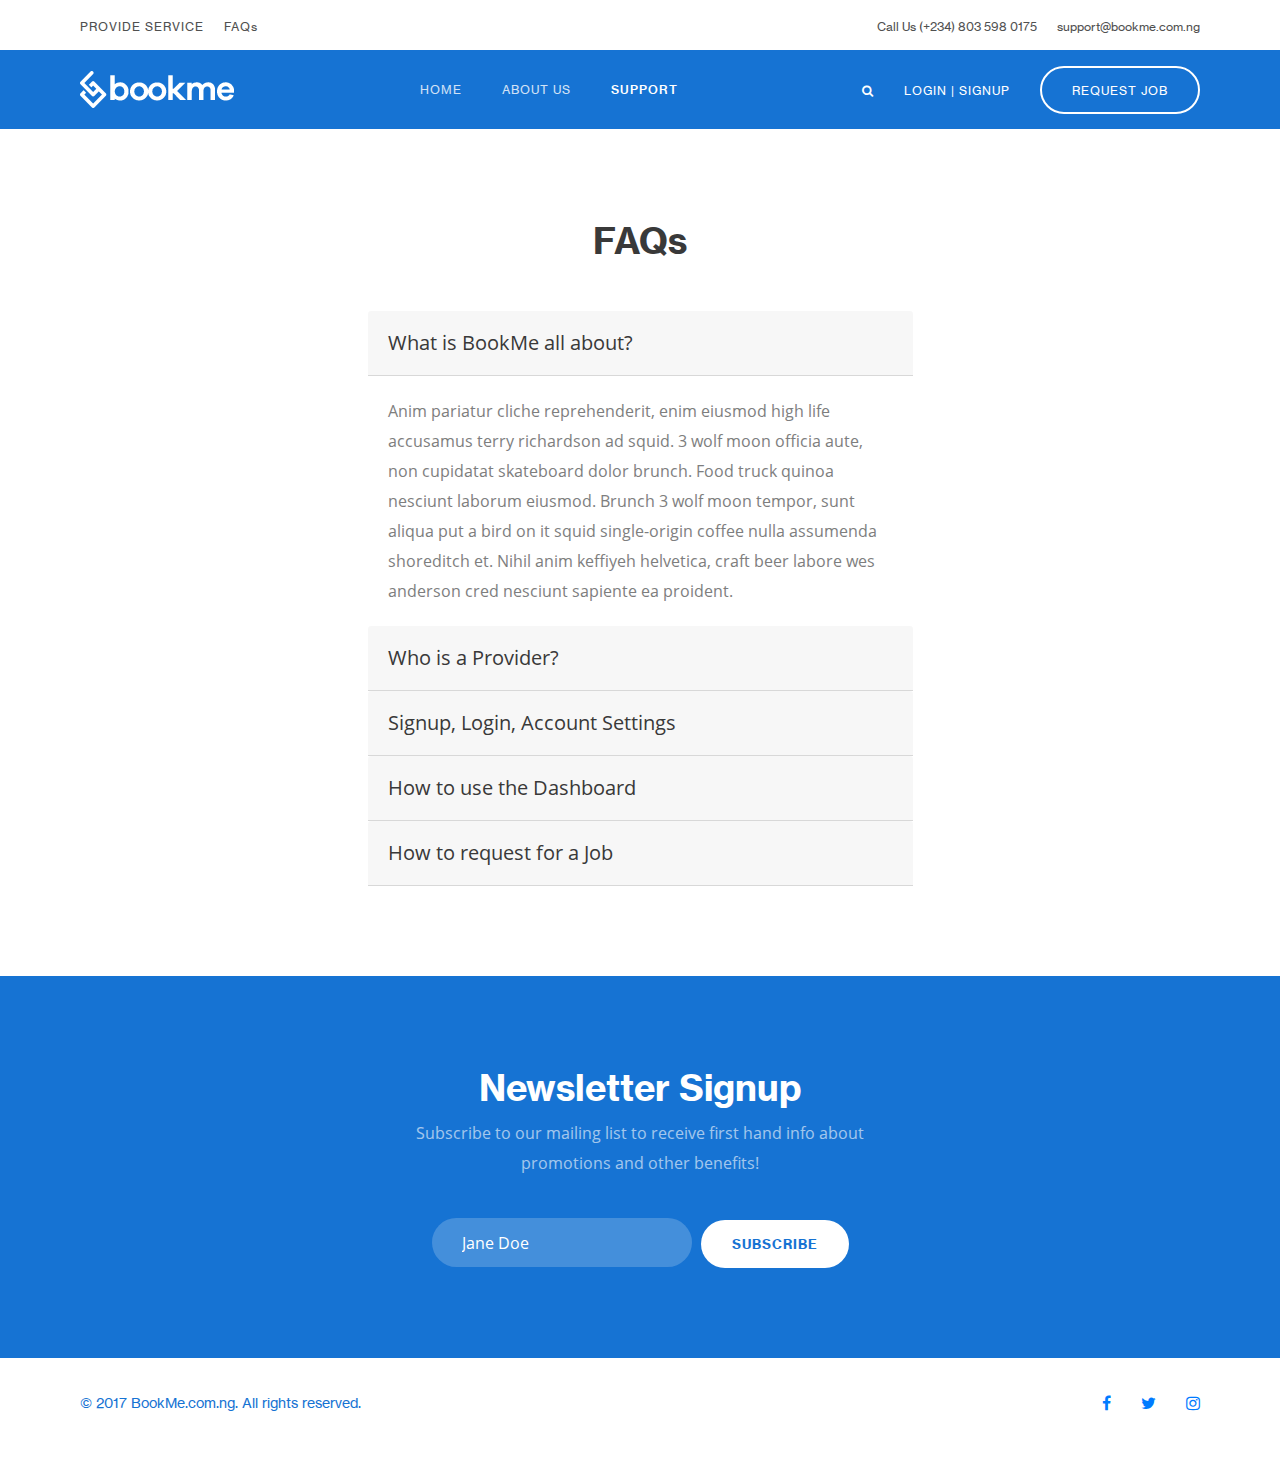
<file: faq-main.html>
<!doctype html>
<html><!-- InstanceBegin template="/Templates/template1.dwt" codeOutsideHTMLIsLocked="false" -->
<head>
<meta charset="utf-8">
<meta name="viewport" content="width=device-width, initial-scale=1, maximum-scale=1, user-scalable=no">
<!-- InstanceBeginEditable name="doctitle" -->
<title>FAQ - Bookme</title>
<!-- InstanceEndEditable -->
<link rel="stylesheet" href="vendor/bootstrap/css/bootstrap.min.css" type="text/css">
<link href="https://maxcdn.bootstrapcdn.com/font-awesome/4.7.0/css/font-awesome.min.css" rel="stylesheet" integrity="sha384-wvfXpqpZZVQGK6TAh5PVlGOfQNHSoD2xbE+QkPxCAFlNEevoEH3Sl0sibVcOQVnN" crossorigin="anonymous">
<link rel="stylesheet" href="css/font.css" type="text/css">
<link rel="stylesheet" href="css/component.css" type="text/css">
<link rel="stylesheet" href="css/layout.css" type="text/css">
<!-- InstanceBeginEditable name="head" -->
<link rel="stylesheet" type="text/css" href="css/support.css">
<!-- InstanceEndEditable -->
</head>

<body>
	<section id="top-menu">
		<div class="container-fluid">
			<div class="row">
				<div class="col-6">
					<ul class="list-inline clearfix top-left mb-0 p-s">
						<li><a href="#">PROVIDE SERVICE</a></li>
						<li><a href="#">FAQs</a></li>
					</ul>
				</div>
				<div class="col-6">
					<ul class="list-inline clearfix top-right mb-0 c-s">
						<li><a href="#">support@bookme.com.ng</a></li>
						<li><a href="#">Call Us (+234) 803 598 0175</a></li>
					</ul>
				</div>
			</div>
		</div>
	</section>
	<!-- InstanceBeginEditable name="nav" -->
	<nav class="navbar blue-bg innerheader navbar-expand-lg navbar-light" id="nav"> <a class="navbar-brand" href="#"><img src="img/logo.png"></a>
	  <button class="navbar-toggler" type="button" data-toggle="collapse" data-target="#navbarSupportedContent" aria-controls="navbarSupportedContent" aria-expanded="false" aria-label="Toggle navigation">
	    <img src="img/burger.png"> </button>
	  <div class="collapse navbar-collapse" id="navbarSupportedContent">
	    <ul class="navbar-nav m-auto">
	      <li class="nav-item"> <a class="nav-link" href="#">Home <span class="sr-only">(current)</span></a> </li>
	      <li class="nav-item"> <a class="nav-link" href="#">About Us</a> </li>
	      <li class="nav-item active"> <a class="nav-link" href="#">Support</a> </li>
        </ul>
	    <ul class="list-inline clearfix nav-ryt-item navbar mb-0 p-0">
	      <li><a href="#"><i class="fa fa-search"></i></a></li>
	      <li><a href="#">LOGIN | SIGNUP</a></li>
	      <li><a href="#" class="btn btn-sec">request job</a></li>
        </ul>
      </div>
    </nav>
	<!-- InstanceEndEditable --><!-- InstanceBeginEditable name="mainBody" -->
	<section id="pagebody" class="bodycontent page-section faq">
	  <div class="container-fluid">
	    <div class="row justify-content-center">
	      <div class="col-xs-12 col-sm-10 col-md-8 col-lg-6">
			<div class="main-title font-blk text-center mb-5">FAQs</div>
	      	<div id="accordion">
			  <div class="card">
				<div class="card-header" id="headingOne">
				  <h5 class="mb-0">
					<div class="btn-link" data-toggle="collapse" data-target="#collapseOne" aria-expanded="true" aria-controls="collapseOne">
					  What is BookMe all about?
					</div>
				  </h5>
				</div>

				<div id="collapseOne" class="collapse show" aria-labelledby="headingOne" data-parent="#accordion">
				  <div class="card-body">
					Anim pariatur cliche reprehenderit, enim eiusmod high life accusamus terry richardson ad squid. 3 wolf moon officia aute, non cupidatat skateboard dolor brunch. Food truck quinoa nesciunt laborum eiusmod. Brunch 3 wolf moon tempor, sunt aliqua put a bird on it squid single-origin coffee nulla assumenda shoreditch et. Nihil anim keffiyeh helvetica, craft beer labore wes anderson cred nesciunt sapiente ea proident.
				  </div>
				</div>
			  </div>
			  <div class="card">
				<div class="card-header" id="headingTwo">
				  <h5 class="mb-0">
					<div class="btn-link collapsed" data-toggle="collapse" data-target="#collapseTwo" aria-expanded="false" aria-controls="collapseTwo">
					  Who is a Provider?
					</div>
				  </h5>
				</div>
				<div id="collapseTwo" class="collapse" aria-labelledby="headingTwo" data-parent="#accordion">
				  <div class="card-body">
					Anim pariatur cliche reprehenderit, enim eiusmod high life accusamus terry richardson ad squid. 3 wolf moon officia aute, non cupidatat skateboard dolor brunch. Food truck quinoa nesciunt laborum eiusmod. Brunch 3 wolf moon tempor, sunt aliqua put a bird on it squid single-origin coffee nulla assumenda shoreditch et. Nihil anim keffiyeh helvetica, craft beer labore wes anderson cred nesciunt sapiente ea proident. Ad vegan excepteur butcher vice lomo. Leggings occaecat craft beer farm-to-table, raw denim aesthetic synth nesciunt you probably haven't heard of them accusamus labore sustainable VHS.
				  </div>
				</div>
			  </div>
			  <div class="card">
				<div class="card-header" id="headingThree">
				  <h5 class="mb-0">
					<div class="btn-link collapsed" data-toggle="collapse" data-target="#collapseThree" aria-expanded="false" aria-controls="collapseThree">
					  Signup, Login, Account Settings
					</div>
				  </h5>
				</div>
				<div id="collapseThree" class="collapse" aria-labelledby="headingThree" data-parent="#accordion">
				  <div class="card-body">
					Anim pariatur cliche reprehenderit, enim eiusmod high life accusamus terry richardson ad squid. 3 wolf moon officia aute, non cupidatat skateboard dolor brunch. Food truck quinoa nesciunt laborum eiusmod. Brunch 3 wolf moon tempor, sunt aliqua put a bird on it squid single-origin coffee nulla assumenda shoreditch et. Nihil anim keffiyeh helvetica, craft beer labore wes anderson cred nesciunt sapiente ea proident. Ad vegan excepteur butcher vice lomo. Leggings occaecat craft beer farm-to-table, raw denim aesthetic synth nesciunt you probably haven't heard of them accusamus labore sustainable VHS.
				  </div>
				</div>
			  </div>
			  <div class="card">
				<div class="card-header" id="headingFour">
				  <h5 class="mb-0">
					<div class="btn-link collapsed" data-toggle="collapse" data-target="#collapseFour" aria-expanded="false" aria-controls="collapseFour">
					  How to use the Dashboard
					</div>
				  </h5>
				</div>
				<div id="collapseFour" class="collapse" aria-labelledby="headingFour" data-parent="#accordion">
				  <div class="card-body">
					Anim pariatur cliche reprehenderit, enim eiusmod high life accusamus terry richardson ad squid. 3 wolf moon officia aute, non cupidatat skateboard dolor brunch. Food truck quinoa nesciunt laborum eiusmod. Brunch 3 wolf moon tempor, sunt aliqua put a bird on it squid single-origin coffee nulla assumenda shoreditch et. Nihil anim keffiyeh helvetica, craft beer labore wes anderson cred nesciunt sapiente ea proident. Ad vegan excepteur butcher vice lomo. Leggings occaecat craft beer farm-to-table, raw denim aesthetic synth nesciunt you probably haven't heard of them accusamus labore sustainable VHS.
				  </div>
				</div>
			  </div>
			  <div class="card">
				<div class="card-header" id="headingFive">
				  <h5 class="mb-0">
					<div class="btn-link collapsed" data-toggle="collapse" data-target="#collapseFive" aria-expanded="false" aria-controls="collapseFive">
					  How to request for a Job
					</div>
				  </h5>
				</div>
				<div id="collapseFive" class="collapse" aria-labelledby="headingFive" data-parent="#accordion">
				  <div class="card-body">
					Anim pariatur cliche reprehenderit, enim eiusmod high life accusamus terry richardson ad squid. 3 wolf moon officia aute, non cupidatat skateboard dolor brunch. Food truck quinoa nesciunt laborum eiusmod. Brunch 3 wolf moon tempor, sunt aliqua put a bird on it squid single-origin coffee nulla assumenda shoreditch et. Nihil anim keffiyeh helvetica, craft beer labore wes anderson cred nesciunt sapiente ea proident. Ad vegan excepteur butcher vice lomo. Leggings occaecat craft beer farm-to-table, raw denim aesthetic synth nesciunt you probably haven't heard of them accusamus labore sustainable VHS.
				  </div>
				</div>
			  </div>
			</div>
		  </div>
        </div>
      </div>
    </section>
	<!-- InstanceEndEditable -->
	<section class="page-section blue-bg">
		<div class="container-fluid">
			<div class="row align-items-center justify-content-center">
				<div class="col-xs-12 col-sm-8 col-md-7 col-lg-5">
					<div class="text-center" style="color: white;">
						<h1 class="main-title text-center font-wyt">Newsletter Signup</h1>
						<p class="op-6">Subscribe to our mailing list to receive first hand info about promotions and other benefits!</p>
						<form class="hero-form mt-4">
					  	  <div class="hero-input-wrap hero-input">
					  	  	<input type="text" class="form-control" id="newsletter" placeholder="Jane Doe">
						  </div>
						  <button type="submit" class="btn btn-default">subscribe</button>
						</form>
					</div>
				</div>
			</div>
		</div>
	</section>
	<section id="footer">
		<div class="container-fluid">
			<div class="row">
				<div class="col-xs-12 col-md-6">
					<p class="site-credit mb-0 font-blue">© 2017 BookMe.com.ng. All rights reserved.</p>
				</div>
				<div class="col-xs-12 col-md-6">
					<div class="footer-socials">
						<ul class="list-inline clearfix mb-0">
							<li><a href="javascript:;"><i class="fa fa-facebook"></i></a></li>
							<li><a href="javascript:;"><i class="fa fa-twitter"></i></a></li>
							<li><a href="javascript:;"><i class="fa fa-instagram"></i></a></li>
						</ul>
					</div>
				</div>
			</div>
		</div>
	</section>
</body>
<script type="text/javascript" src="vendor/jquery-3.2.1.min.js"></script>
<script type="text/javascript" src="vendor/bootstrap/js/bootstrap.min.js"></script>
<script type="text/javascript" src="js/general.js"></script>
<!-- InstanceEnd --></html>
</file>
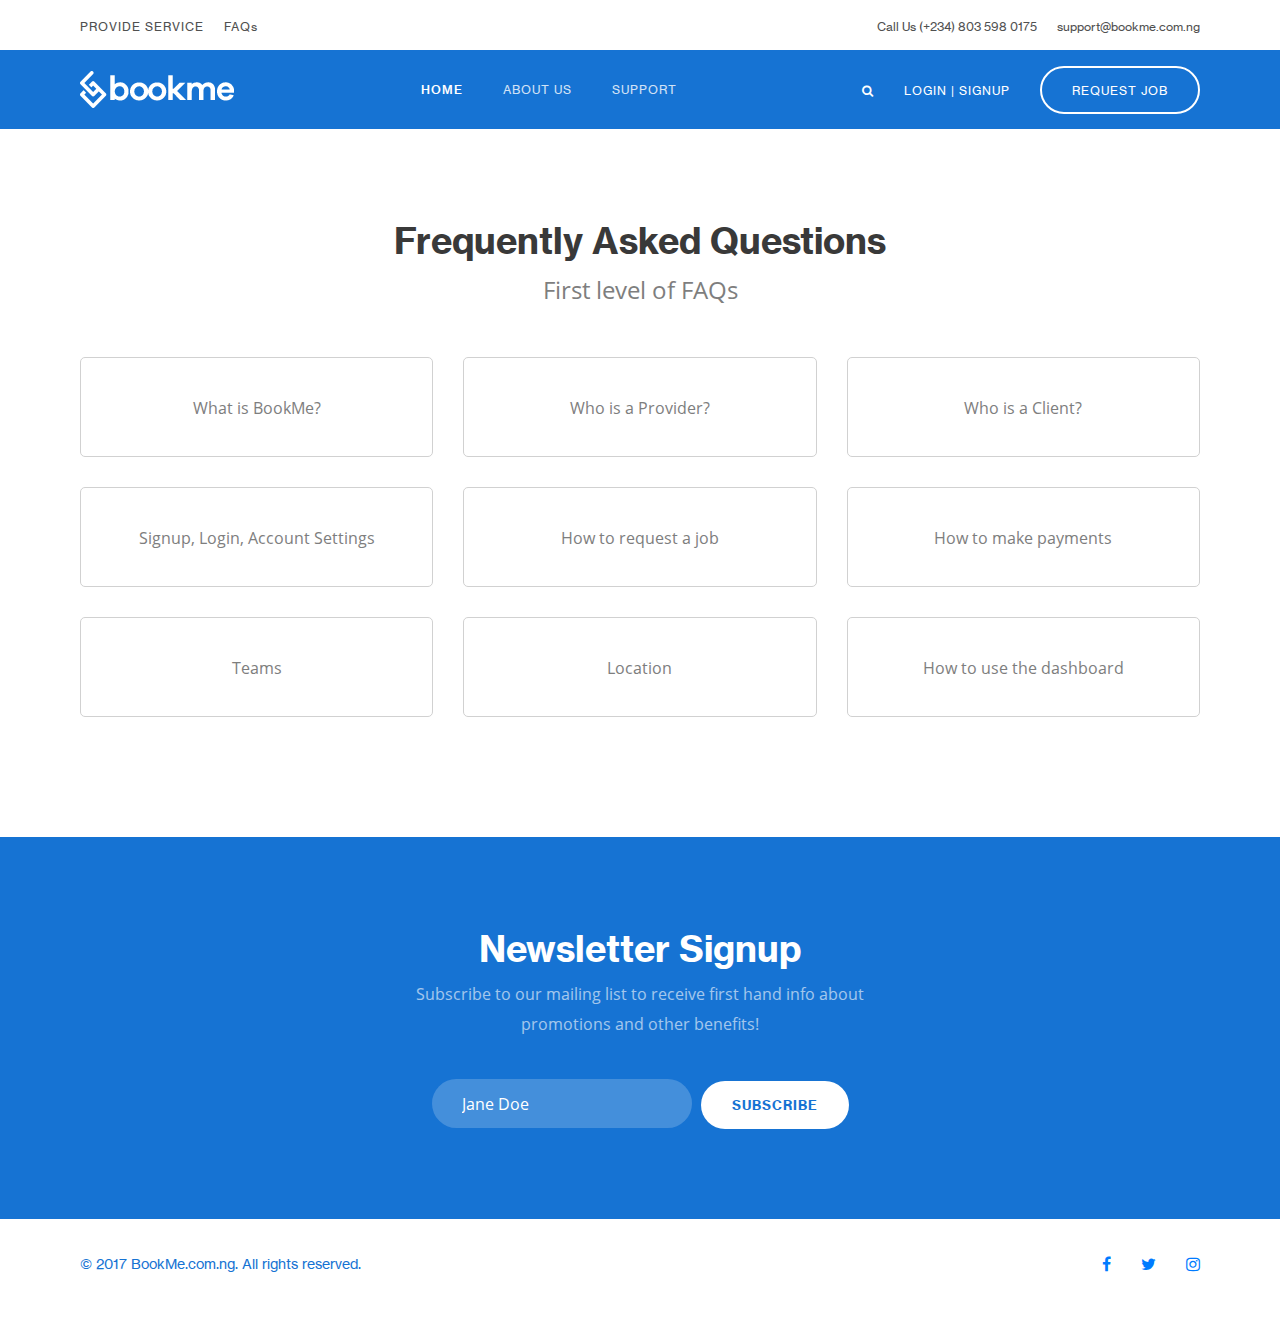
<file: faq.html>
<!doctype html>
<html><!-- InstanceBegin template="/Templates/template1.dwt" codeOutsideHTMLIsLocked="false" -->
<head>
<meta charset="utf-8">
<meta name="viewport" content="width=device-width, initial-scale=1, maximum-scale=1, user-scalable=no">
<!-- InstanceBeginEditable name="doctitle" -->
<title>FAQs - Bookme</title>
<!-- InstanceEndEditable -->
<link rel="stylesheet" href="vendor/bootstrap/css/bootstrap.min.css" type="text/css">
<link href="https://maxcdn.bootstrapcdn.com/font-awesome/4.7.0/css/font-awesome.min.css" rel="stylesheet" integrity="sha384-wvfXpqpZZVQGK6TAh5PVlGOfQNHSoD2xbE+QkPxCAFlNEevoEH3Sl0sibVcOQVnN" crossorigin="anonymous">
<link rel="stylesheet" href="css/font.css" type="text/css">
<link rel="stylesheet" href="css/component.css" type="text/css">
<link rel="stylesheet" href="css/layout.css" type="text/css">
<!-- InstanceBeginEditable name="head" -->
<link rel="stylesheet" type="text/css" href="css/support.css">
<!-- InstanceEndEditable -->
</head>

<body>
	<section id="top-menu">
		<div class="container-fluid">
			<div class="row">
				<div class="col-6">
					<ul class="list-inline clearfix top-left mb-0 p-s">
						<li><a href="#">PROVIDE SERVICE</a></li>
						<li><a href="#">FAQs</a></li>
					</ul>
				</div>
				<div class="col-6">
					<ul class="list-inline clearfix top-right mb-0 c-s">
						<li><a href="#">support@bookme.com.ng</a></li>
						<li><a href="#">Call Us (+234) 803 598 0175</a></li>
					</ul>
				</div>
			</div>
		</div>
	</section>
	<!-- InstanceBeginEditable name="nav" -->
	<nav class="navbar blue-bg innerheader navbar-expand-lg navbar-light" id="nav"> <a class="navbar-brand" href="#"><img src="img/logo.png"></a>
	  <button class="navbar-toggler" type="button" data-toggle="collapse" data-target="#navbarSupportedContent" aria-controls="navbarSupportedContent" aria-expanded="false" aria-label="Toggle navigation">
	    <!--		<span class="navbar-toggler-icon"></span>-->
	    <img src="img/burger.png"> </button>
	  <div class="collapse navbar-collapse" id="navbarSupportedContent">
	    <ul class="navbar-nav m-auto">
	      <li class="nav-item active"> <a class="nav-link" href="#">Home <span class="sr-only">(current)</span></a> </li>
	      <li class="nav-item"> <a class="nav-link" href="#">About Us</a> </li>
	      <li class="nav-item"> <a class="nav-link" href="#">Support</a> </li>
        </ul>
	    <ul class="list-inline clearfix nav-ryt-item navbar mb-0 p-0">
	      <li><a href="#"><i class="fa fa-search"></i></a></li>
	      <li><a href="#">LOGIN | SIGNUP</a></li>
	      <li><a href="#" class="btn btn-sec">request job</a></li>
        </ul>
      </div>
    </nav>
	<!-- InstanceEndEditable --><!-- InstanceBeginEditable name="mainBody" -->
	<section id="pagebody" class="bodycontent page-section text-center">
	  <div class="container-fluid">
		<div class="main-title font-blk">Frequently Asked Questions</div>
		<p class="lead mt-2 mb-5">First level of FAQs</p>
	    <div class="row">
	      <div class="col-xs-12 col-sm-6 col-lg-4">
			  <a href="javascript:;" class="faq-item">What is BookMe?</a>
		  </div>
	      <div class="col-xs-12 col-sm-6 col-lg-4">
			  <a href="javascript:;" class="faq-item">Who is a Provider?</a>
		  </div>
	      <div class="col-xs-12 col-sm-6 col-lg-4">
			  <a href="javascript:;" class="faq-item">Who is a Client?</a>
		  </div>
	      <div class="col-xs-12 col-sm-6 col-lg-4">
			  <a href="javascript:;" class="faq-item">Signup, Login, Account Settings</a>
		  </div>
	      <div class="col-xs-12 col-sm-6 col-lg-4">
			  <a href="javascript:;" class="faq-item">How to request a job</a>
		  </div>
	      <div class="col-xs-12 col-sm-6 col-lg-4">
			  <a href="javascript:;" class="faq-item">How to make payments</a>
		  </div>
	      <div class="col-xs-12 col-sm-6 col-lg-4">
			  <a href="javascript:;" class="faq-item">Teams</a>
		  </div>
	      <div class="col-xs-12 col-sm-6 col-lg-4">
			  <a href="javascript:;" class="faq-item">Location</a>
		  </div>
	      <div class="col-xs-12 col-sm-6 col-lg-4">
			  <a href="javascript:;" class="faq-item">How to use the dashboard</a>
		  </div>
        </div>
      </div>
    </section>
	<!-- InstanceEndEditable -->
	<section class="page-section blue-bg">
		<div class="container-fluid">
			<div class="row align-items-center justify-content-center">
				<div class="col-xs-12 col-sm-8 col-md-7 col-lg-5">
					<div class="text-center" style="color: white;">
						<h1 class="main-title text-center font-wyt">Newsletter Signup</h1>
						<p class="op-6">Subscribe to our mailing list to receive first hand info about promotions and other benefits!</p>
						<form class="hero-form mt-4">
					  	  <div class="hero-input-wrap hero-input">
					  	  	<input type="text" class="form-control" id="newsletter" placeholder="Jane Doe">
						  </div>
						  <button type="submit" class="btn btn-default">subscribe</button>
						</form>
					</div>
				</div>
			</div>
		</div>
	</section>
	<section id="footer">
		<div class="container-fluid">
			<div class="row">
				<div class="col-xs-12 col-md-6">
					<p class="site-credit mb-0 font-blue">© 2017 BookMe.com.ng. All rights reserved.</p>
				</div>
				<div class="col-xs-12 col-md-6">
					<div class="footer-socials">
						<ul class="list-inline clearfix mb-0">
							<li><a href="javascript:;"><i class="fa fa-facebook"></i></a></li>
							<li><a href="javascript:;"><i class="fa fa-twitter"></i></a></li>
							<li><a href="javascript:;"><i class="fa fa-instagram"></i></a></li>
						</ul>
					</div>
				</div>
			</div>
		</div>
	</section>
</body>
<script type="text/javascript" src="vendor/jquery-3.2.1.min.js"></script>
<script type="text/javascript" src="vendor/bootstrap/js/bootstrap.min.js"></script>
<script type="text/javascript" src="js/general.js"></script>
<!-- InstanceEnd --></html>
</file>
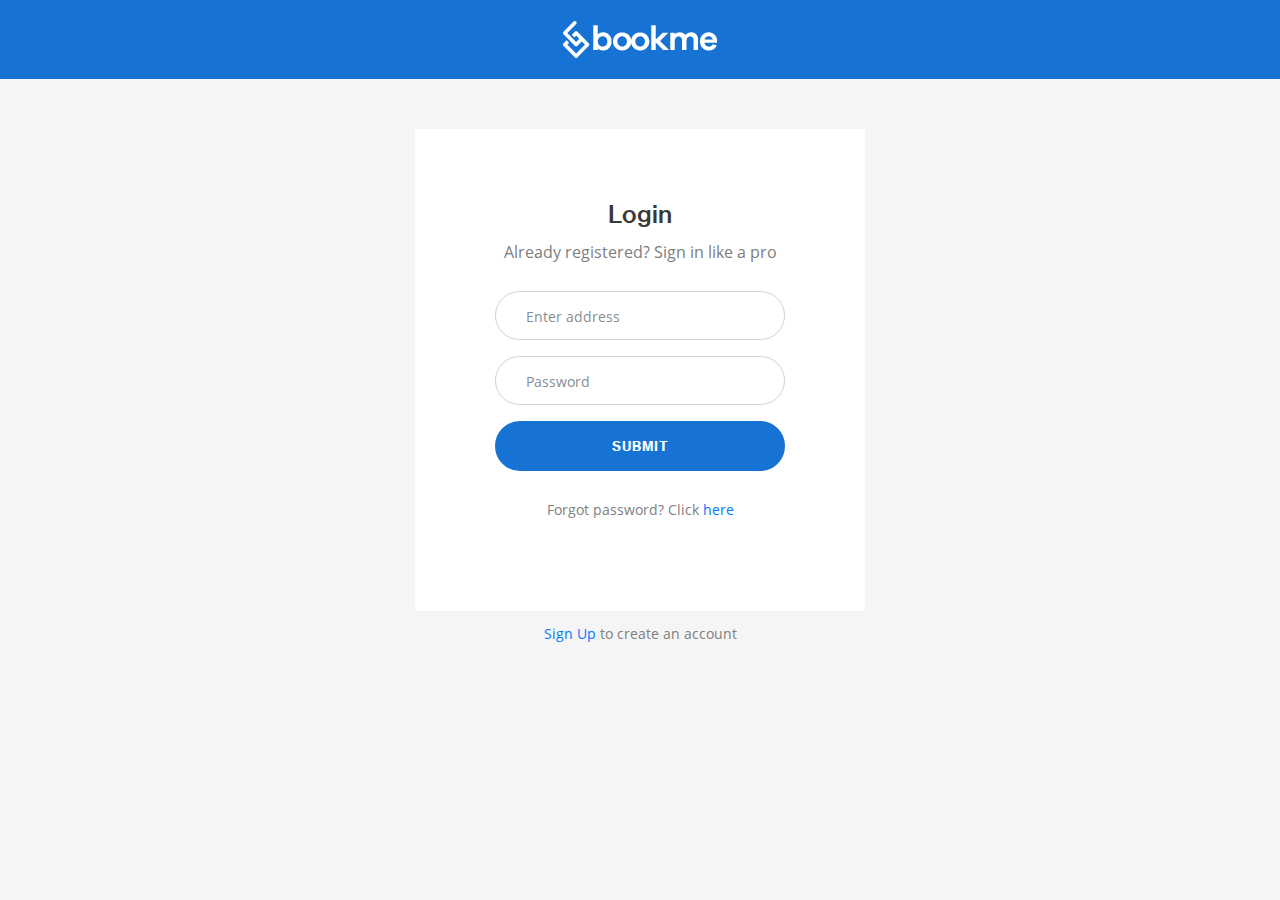
<file: login.html>
<!doctype html>
<html><!-- InstanceBegin template="/Templates/template2.dwt" codeOutsideHTMLIsLocked="false" -->
<head>
<meta charset="utf-8">
<meta name="viewport" content="width=device-width, initial-scale=1, maximum-scale=1, user-scalable=no">
<!-- InstanceBeginEditable name="doctitle" -->
<title>Login - Bookme</title>
<!-- InstanceEndEditable -->
<link rel="stylesheet" href="vendor/bootstrap/css/bootstrap.min.css" type="text/css">
<link href="https://maxcdn.bootstrapcdn.com/font-awesome/4.7.0/css/font-awesome.min.css" rel="stylesheet" integrity="sha384-wvfXpqpZZVQGK6TAh5PVlGOfQNHSoD2xbE+QkPxCAFlNEevoEH3Sl0sibVcOQVnN" crossorigin="anonymous">
<link rel="stylesheet" href="css/font.css" type="text/css">
<link rel="stylesheet" href="css/component.css" type="text/css">
<link rel="stylesheet" href="css/layout.css" type="text/css">
<!-- InstanceBeginEditable name="head" -->
<link rel="stylesheet" href="css/detail.css" type="text/css">
<!-- InstanceEndEditable -->
</head>

<!-- InstanceBeginEditable name="editableRegion" -->
<body class="grey-bg detail-wrap">
	<section class="innerNav blue-bg text-center">
		<img src="img/logo.png">
	</section>
	<section id="pagebody" class="innerbody">
	  <div class="container-fluid">
	    <div class="row align-items-center justify-content-center">
	      <div class="col-xs-12 col-sm-10 col-md-8 col-lg-6 col-xl-5 text-center">
	      	<div class="card-wrap">
			  <div class="bg-white card-log">
				  <div class="title-font mb-2">Login</div>
				  <p class="mb-4">Already registered? Sign in like a pro</p>
				  <form class="form-bm">
					  <div class="form-group">
						<input type="email" class="form-control" id="email" aria-describedby="emailHelp" placeholder="Enter address">
					  </div>
					  <div class="form-group">
						<input type="password" class="form-control" id="password" placeholder="Password">
					  </div>
					  <button type="submit" class="btn btn-primary" style="width: 100%;">Submit</button>
					  <p class="p-small mt-4">Forgot password? Click <a href="javascript:;">here</a></p>
				</form>
			  </div>
			  <p class="mt-2 p-small signup-link"><a href="javascript:;">Sign Up</a> to create an account</p>
			</div>
	      </div>
        </div>
      </div>
    </section>
</body>
<!-- InstanceEndEditable -->
<script type="text/javascript" src="vendor/jquery-3.2.1.min.js"></script>
<script type="text/javascript" src="vendor/bootstrap/js/bootstrap.min.js"></script>
<script type="text/javascript" src="js/general.js"></script>
<!-- InstanceEnd --></html>
</file>
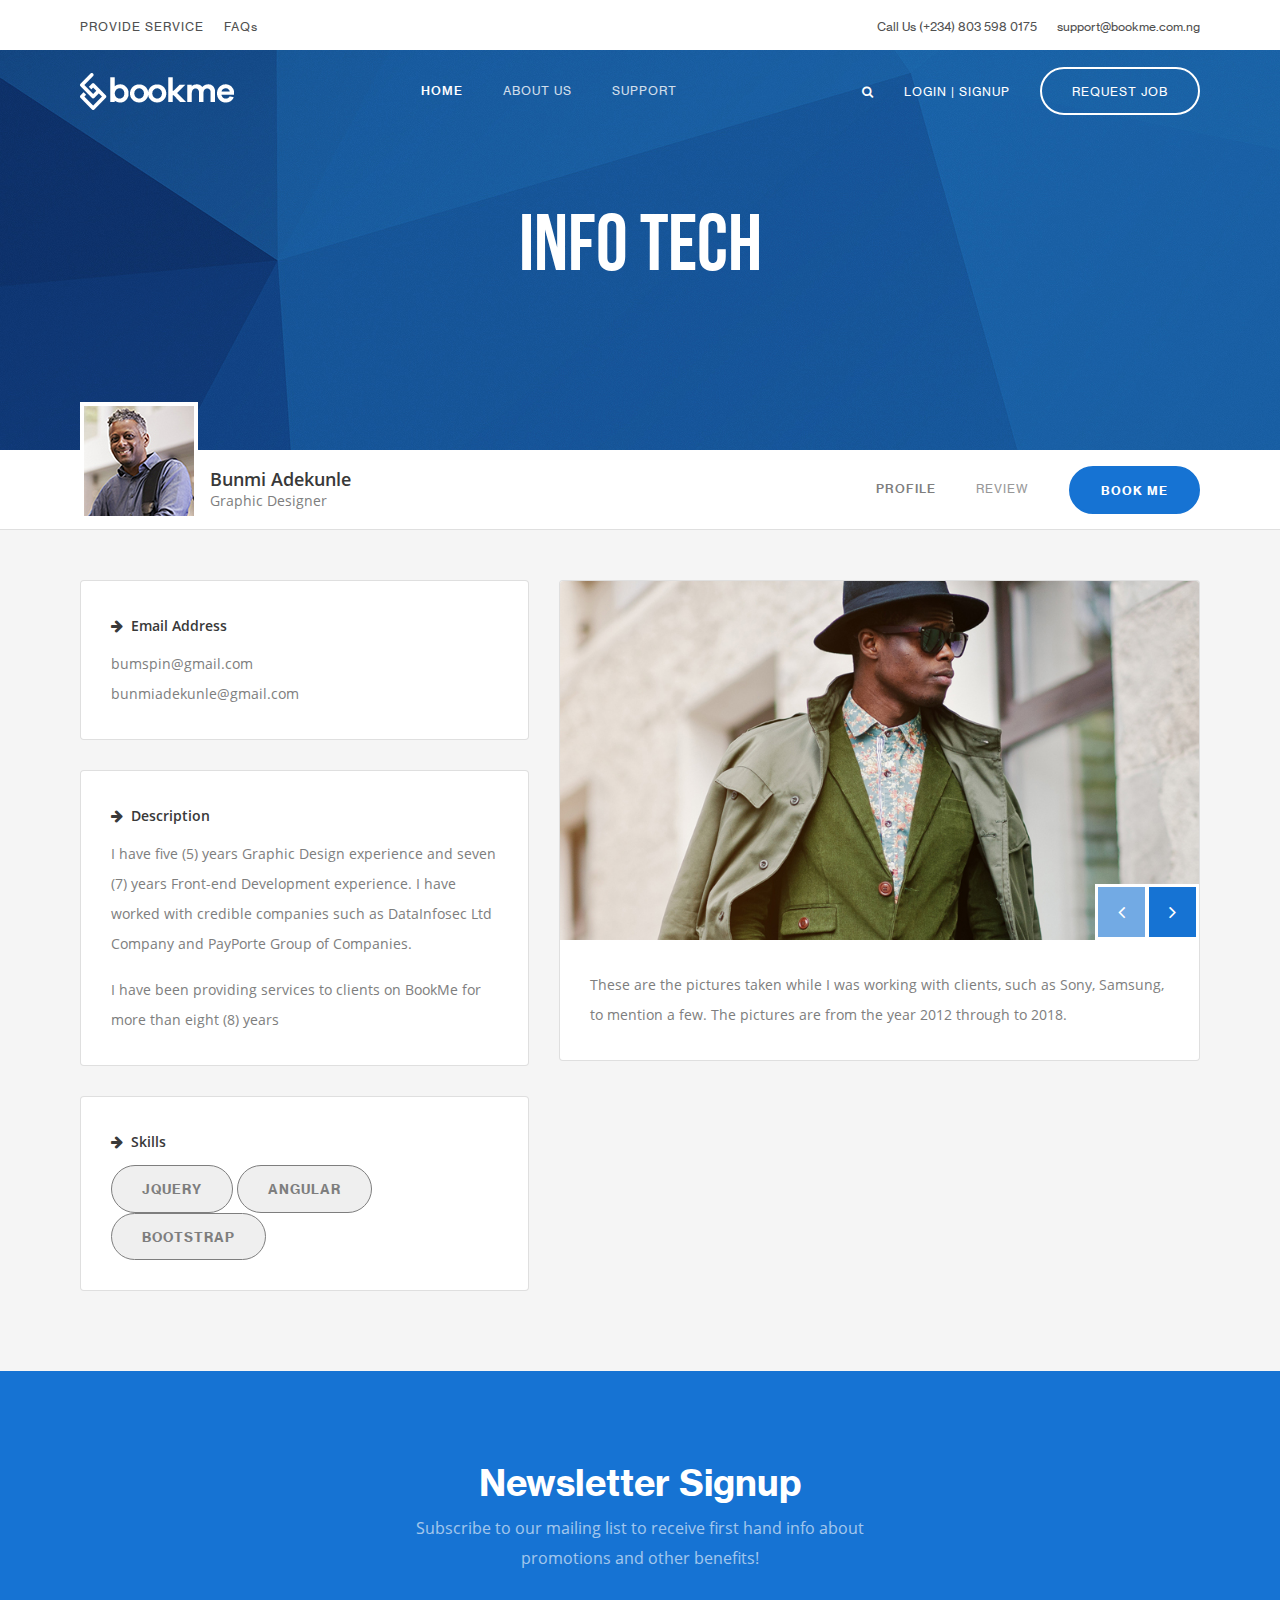
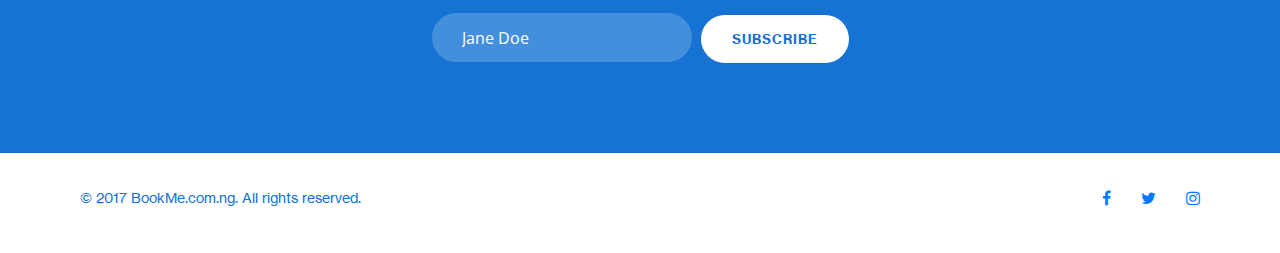
<file: provider-detail.html>
<!doctype html>
<html><!-- InstanceBegin template="/Templates/prov-template.dwt" codeOutsideHTMLIsLocked="false" -->
<head>
<meta charset="utf-8">
<meta name="viewport" content="width=device-width, initial-scale=1, maximum-scale=1, user-scalable=no">
<!-- InstanceBeginEditable name="doctitle" -->
<title>Provider Detail - Bookme</title>
<!-- InstanceEndEditable -->
<link rel="stylesheet" href="vendor/bootstrap/css/bootstrap.min.css" type="text/css">
<link href="https://maxcdn.bootstrapcdn.com/font-awesome/4.7.0/css/font-awesome.min.css" rel="stylesheet" integrity="sha384-wvfXpqpZZVQGK6TAh5PVlGOfQNHSoD2xbE+QkPxCAFlNEevoEH3Sl0sibVcOQVnN" crossorigin="anonymous">
<link rel="stylesheet" href="css/font.css" type="text/css">
<link rel="stylesheet" href="css/component.css" type="text/css">
<link rel="stylesheet" href="css/layout.css" type="text/css">
<!--<link rel="stylesheet" href="../css/home.css" type="text/css">-->
<!-- InstanceBeginEditable name="head" -->
<link rel="stylesheet" type="text/css" href="css/provider.css">
<!-- InstanceEndEditable -->
</head>

<body>
	<!-- InstanceBeginEditable name="EditRegion3" -->
	<nav class="navbar header header-bg-first navbar-expand-lg navbar-light" id="nav">
	  <a class="navbar-brand" href="#"><img src="img/logo.png"></a>
	  <button class="navbar-toggler" type="button" data-toggle="collapse" data-target="#navbarSupportedContent" aria-controls="navbarSupportedContent" aria-expanded="false" aria-label="Toggle navigation">
<!--		<span class="navbar-toggler-icon"></span>-->
	  <img src="img/burger.png">
	  </button>

	  <div class="collapse navbar-collapse" id="navbarSupportedContent">
		<ul class="navbar-nav m-auto">
		  <li class="nav-item active">
			<a class="nav-link" href="#">Home <span class="sr-only">(current)</span></a>
		  </li>
		  <li class="nav-item">
			  <a class="nav-link" href="#">About Us</a>
		  </li>
		  <li class="nav-item">
			<a class="nav-link" href="#">Support</a>
		  </li>
		</ul>
		<ul class="list-inline clearfix nav-ryt-item navbar mb-0 p-0">
			<li><a href="javascript:;" class="searchbookme"><i class="fa fa-search"></i></a></li>
			<li><a href="#">LOGIN | SIGNUP</a></li>
			<li><a href="#" class="btn btn-sec-wyt">request job</a></li>
		</ul>
	  </div>
	</nav>
	<!-- InstanceEndEditable -->
	<section id="top-menu">
	  <div class="container-fluid">
	    <div class="row">
	      <div class="col-6">
	        <ul class="list-inline clearfix top-left mb-0 p-s">
	          <li><a href="#">PROVIDE SERVICE</a></li>
	          <li><a href="faq-main.html">FAQs</a></li>
            </ul>
          </div>
	      <div class="col-6">
	        <ul class="list-inline clearfix top-right mb-0 c-s">
	          <li><a href="#">support@bookme.com.ng</a></li>
	          <li><a href="#">Call Us (+234) 803 598 0175</a></li>
            </ul>
          </div>
        </div>
      </div>
    </section>
	<!-- InstanceBeginEditable name="EditRegion4" -->
	<section id="provider-detail-wrap" class="grey-bg">
		<div class="container-fluid">
			<div class="row align-items-center justify-content-center" style="height: 400px">
			  <div class="col-12 text-center">
<!--				  <div class="bebas-bold provider-hero-txt font-wyt">&lt;/CODE&gt;</div>-->
				  <div class="bebas-bold provider-hero-txt font-wyt">info tech</div>
			  </div>
			</div>
	  </div>
	</section>
	<section id="page-controls">
		<div class="container-fluid">
			<div class="row row-cntrl align-items-center">
				<div class="col-xs-12 col-md-5 col-lg-4 lh-0">
					<div class="provider-detail-avatar"><img src="img/provider-detail-avatar.jpg"></div>
					<div class="provider-identity">
						<p class="provider-name mb-2 open-semi font-blk">Bunmi Adekunle</p>
						<p class="provider-role mb-0">Graphic Designer</p>
					</div>
				</div>
				<div class="col-xs-12 col-md-7 col-lg-8">
					<div>
					<ul class="nav nav-pills" id="pills-tab" role="tablist">
					  <li class="nav-item">
						<a class="nav-link active" id="pills-home-tab" data-toggle="pill" href="#pills-home" role="tab" aria-controls="pills-home" aria-selected="true">Profile</a>
					  </li>
					  <li class="nav-item">
						<a class="nav-link" id="pills-profile-tab" data-toggle="pill" href="#pills-profile" role="tab" aria-controls="pills-profile" aria-selected="false">Review</a>
					  </li>
					  <li class="nav-item">
						<a class="btn btn-primary" id="pills-contact-tab" data-toggle="pill" href="#pills-contact" role="tab" aria-controls="pills-contact" aria-selected="false">Book Me</a>
					  </li>
					</ul>
					</div>
				</div>
			</div>
		</div>
	</section>
	<section id="provider-detail-body" class="grey-bg provider-page">
		<div class="container-fluid">
			<div class="row">
				<div class="col-12">
					<div class="tab-content" id="pills-tabContent">
					  <div class="tab-pane fade show active" id="pills-home" role="tabpanel" aria-labelledby="pills-home-tab">
					  	<div class="row">
					  		<div class="col-xs-12 col-md-5">
					  			<div class="card card-bm">
								  <div class="card-body">
									<p class="mb-2 open-semi font-blk"><i class="fa fa-arrow-right mr-2"></i>Email Address</p>
									<p class="mb-0">bumspin@gmail.com</p>
									<p class="mb-0">bunmiadekunle@gmail.com</p>
								  </div>
								</div>
					  			<div class="card card-bm">
								  <div class="card-body">
									<p class="mb-2 open-semi font-blk"><i class="fa fa-arrow-right mr-2"></i>Description</p>
									<p>I have five (5) years Graphic Design experience and seven (7) years Front-end Development experience. I have worked with credible companies such as DataInfosec Ltd Company and PayPorte Group of Companies.</p>
									<p class="mb-0">I have been providing services to clients on BookMe for more than eight (8) years</p>
								  </div>
								</div>
					  			<div class="card card-bm">
								  <div class="card-body">
									<p class="mb-2 open-semi font-blk"><i class="fa fa-arrow-right mr-2"></i>Skills</p>
									  <button class="btn btn-sec-blk">jQuery</button>
									  <button class="btn btn-sec-blk">Angular</button>
									  <button class="btn btn-sec-blk">Bootstrap</button>
								  </div>
								</div>
							</div>
					  		<div class="col-xs-12 col-md-7">
					  			<div class="card">
					  			  <div class="prov-work-gallery position-relative">
					  			  	<img class="card-img-top" src="img/provider-work-img.jpg" alt="Card image cap">
					  			  	<div class="carousel-controls">
										<button class="left-control cntrl cntrl-disabled"><i class="fa fa-angle-left"></i></button>
										<button class="right-control cntrl"><i class="fa fa-angle-right"></i></button>
									</div>
								  </div>
								  <div class="card-body">
									<p class="mb-0">These are the pictures taken while I was working with clients, such as Sony, Samsung, to mention a few. The pictures are from the year 2012 through to 2018.</p>
								  </div>
								</div>
							</div>
						</div>
					  </div>
					  <div class="tab-pane fade" id="pills-profile" role="tabpanel" aria-labelledby="pills-profile-tab">
					  	<div class="row">
							<div class="col-xs-12 col-md-5">
					  			<div class="card card-bm">
								  <div class="card-body">
									<p class="open-semi font-blk reviewer-name mb-2">Samuel Agbonkpolor</p>
									<small class="haas-reg op-6 review-date lh-0 d-block mb-4">January 10, 2018</small>
									<p>Bunmi Adekunle is the best Graphic Designer I have ever worked with. He is diligent and takes his job very serious.</p>
									<p class="mb-0">His works are very neat and professional looking. He is someone I can refer to everyone in need of a graphic job</p>
								  </div>
								</div>
					  			<div class="card card-bm">
								  <div class="card-body">
									<p class="open-semi font-blk reviewer-name mb-2">Jesse Dirisu Abacha</p>
									<small class="haas-reg op-6 review-date lh-0 d-block mb-4">January 10, 2018</small>
									<p>Bunmi Adekunle is the best Graphic Designer I have ever worked with. He is diligent and takes his job very serious.</p>
									<p class="mb-0">His works are very neat and professional looking. He is someone I can refer to everyone in need of a graphic job</p>
								  </div>
								</div>
					  			<div class="card card-bm">
								  <div class="card-body">
									<p class="open-semi font-blk reviewer-name mb-2">Samuel Monday Jackson</p>
									<small class="haas-reg op-6 review-date lh-0 d-block mb-4">January 10, 2018</small>
									<p>Bunmi Adekunle is the best Graphic Designer I have ever worked with. He is diligent and takes his job very serious.</p>
									<p class="mb-0">His works are very neat and professional looking. He is someone I can refer to everyone in need of a graphic job</p>
								  </div>
								</div>
					  			<div class="card card-bm">
								  <div class="card-body">
									<p class="open-semi font-blk reviewer-name mb-2">Harold Monu Shwarzenegger</p>
									<small class="haas-reg op-6 review-date lh-0 d-block mb-4">January 10, 2018</small>
									<p>Bunmi Adekunle is the best Graphic Designer I have ever worked with. He is diligent and takes his job very serious.</p>
									<p class="mb-0">His works are very neat and professional looking. He is someone I can refer to everyone in need of a graphic job</p>
								  </div>
								</div>
							</div>
							<div class="col-xs-12 col-md-7">
					  			<div class="card card-bm">
								  <form class="card-body form-bm">
									<p class="open-semi font-blk reviewer-name mb-4">Make Review</p>
									<div class="form-group">
										<input type="text" class="form-control" id="reviewer-name" aria-describedby="emailHelp" placeholder="Your name">
									</div>
									<div class="form-group">
										<input type="email" class="form-control" id="email" aria-describedby="emailHelp" placeholder="Enter address">
									</div>
									<div class="form-group">
										<textarea class="form-control" id="aboutBusiness" rows="5" placeholder="Write your message"></textarea>
									</div>
									<button type="submit" class="btn btn-primary">Submit</button>
								  </form>
								</div>
							</div>
						</div>
					  </div>
					  <div class="tab-pane fade" id="pills-contact" role="tabpanel" aria-labelledby="pills-contact-tab">I dont think so</div>
					</div>
				</div>
			</div>
		</div>
	</section>
	<!-- InstanceEndEditable -->
	<section class="page-section blue-bg">
	  <div class="container-fluid">
	    <div class="row align-items-center justify-content-center">
	      <div class="col-xs-12 col-sm-8 col-md-7 col-lg-5">
	        <div class="text-center" style="color: white;">
	          <h1 class="main-title text-center font-wyt">Newsletter Signup</h1>
	          <p class="op-6">Subscribe to our mailing list to receive first hand info about promotions and other benefits!</p>
	          <form class="hero-form mt-4">
	            <div class="hero-input-wrap hero-input">
	              <input type="text" class="form-control" id="newsletter" placeholder="Jane Doe">
                </div>
	            <button type="submit" class="btn btn-default">subscribe</button>
              </form>
            </div>
          </div>
        </div>
      </div>
    </section>
    <section id="footer">
      <div class="container-fluid">
        <div class="row">
          <div class="col-xs-12 col-md-6">
            <p class="site-credit mb-0 font-blue">© 2017 BookMe.com.ng. All rights reserved.</p>
          </div>
          <div class="col-xs-12 col-md-6">
            <div class="footer-socials">
              <ul class="list-inline clearfix mb-0">
                <li><a href="javascript:;"><i class="fa fa-facebook"></i></a></li>
                <li><a href="javascript:;"><i class="fa fa-twitter"></i></a></li>
                <li><a href="javascript:;"><i class="fa fa-instagram"></i></a></li>
              </ul>
            </div>
          </div>
        </div>
      </div>
    </section>
	<section id="search-takeover" class="hide-search">
	  <div class="close"><img src="img/close.png"></div>
		<div class="container-fluid">
			<div class="row justify-content-center align-items-center" style="min-height: 100vh;">
				<div class="col-xs-12">
<!--
					<div class="card-wrap">
					  <div class="bg-white card-log">
						  <form class="form-bm">
							  <div class="form-group">
								<input type="text" class="form-control" id="search-loc" aria-describedby="searchloc" placeholder="Location">
							  </div>
							  <div class="form-group">
								<input type="text" class="form-control" id="search-cat" placeholder="Category">
							  </div>
							  <button type="submit" class="btn btn-primary" style="width: 100%;">Search</button>
						</form>
					  </div>
					</div>
-->
			
					<form class="form-bm">
					  <div class="hero-input-wrap">
						<input type="text" class="form-control" id="search-cat" placeholder="Category">
					  </div>
					  <div class="hero-input-wrap">
						<input type="text" class="form-control" id="search-loc" placeholder="Location">
					  </div>
					  <button type="submit" class="btn btn-primary search-hero">search</button>
					</form>
				</div>
			</div>
		</div>
</section>
</body>
<script type="text/javascript" src="vendor/jquery-3.2.1.min.js"></script>
<script type="text/javascript" src="vendor/bootstrap/js/bootstrap.min.js"></script>
<script type="text/javascript" src="js/general.js"></script>
<!-- InstanceEnd --></html>
</file>
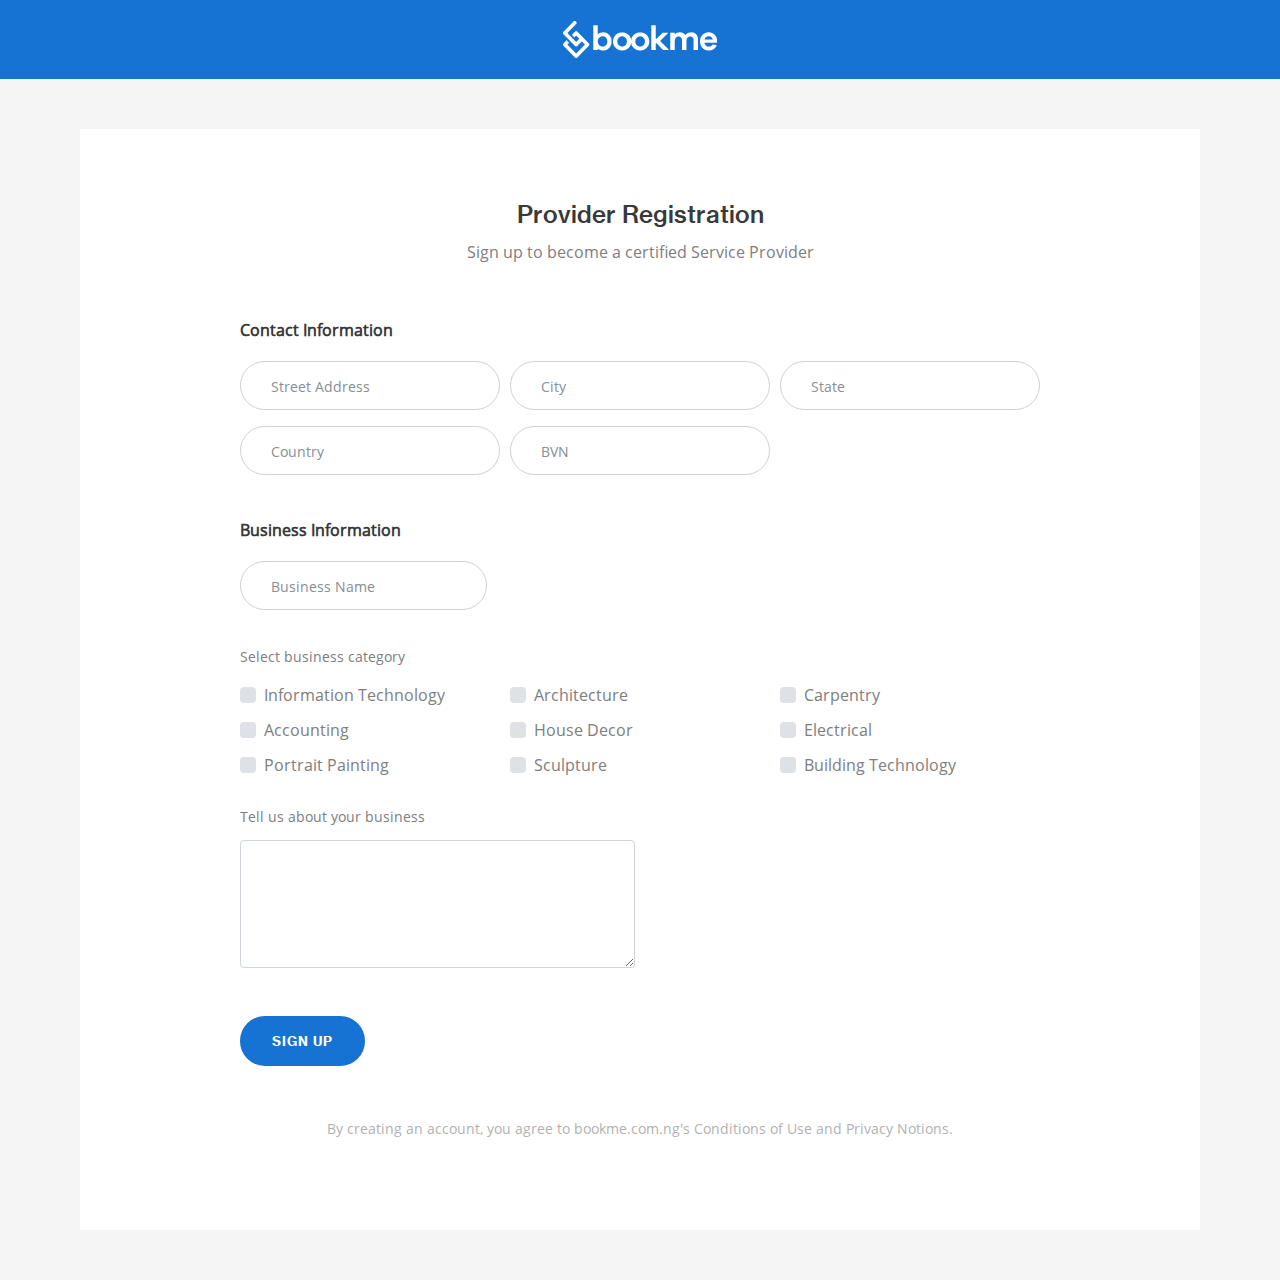
<file: provider-registration.html>
<!doctype html>
<html><!-- InstanceBegin template="/Templates/template2.dwt" codeOutsideHTMLIsLocked="false" -->
<head>
<meta charset="utf-8">
<meta name="viewport" content="width=device-width, initial-scale=1, maximum-scale=1, user-scalable=no">
<!-- InstanceBeginEditable name="doctitle" -->
<title>Signup - Bookme</title>
<!-- InstanceEndEditable -->
<link rel="stylesheet" href="vendor/bootstrap/css/bootstrap.min.css" type="text/css">
<link href="https://maxcdn.bootstrapcdn.com/font-awesome/4.7.0/css/font-awesome.min.css" rel="stylesheet" integrity="sha384-wvfXpqpZZVQGK6TAh5PVlGOfQNHSoD2xbE+QkPxCAFlNEevoEH3Sl0sibVcOQVnN" crossorigin="anonymous">
<link rel="stylesheet" href="css/font.css" type="text/css">
<link rel="stylesheet" href="css/component.css" type="text/css">
<link rel="stylesheet" href="css/layout.css" type="text/css">
<!-- InstanceBeginEditable name="head" -->
<link rel="stylesheet" href="css/detail.css" type="text/css">
<!-- InstanceEndEditable -->
</head>

<!-- InstanceBeginEditable name="editableRegion" -->
<body class="grey-bg detail-wrap">
	<section class="innerNav blue-bg text-center">
		<img src="img/logo.png">
	</section>
	<section id="pagebody" class="innerbody signup-wrap">
	  <div class="container-fluid">
	    <div class="row align-items-center justify-content-center">
	      <div class="col-12">
	      	<div class="card-wrap bg-white">
			  <div class="bg-white card-log">
				<div class="title-font mb-2 text-center">Provider Registration</div>
				<p class="mb-5 text-center">Sign up to become a certified Service Provider</p>
				<form class="form-bm form-row">
				  <div class="col-12">
					  <div class="provide-info">
						  <p class="font-weight-bold font-blk">Contact Information</p>
						  <div class="form-row">
							  <div class="form-group col-xs-12 col-sm-6 col-lg-4">
								<input type="text" class="form-control" id="streetAd" aria-describedby="streetAd" placeholder="Street Address">
							  </div>
							  <div class="form-group col-xs-12 col-sm-6 col-lg-4">
								<input type="text" class="form-control" id="city" aria-describedby="city" placeholder="City">
							  </div>
							  <div class="form-group col-xs-12 col-sm-6 col-lg-4">
								<input type="text" class="form-control" id="state" aria-describedby="state" placeholder="State">
							  </div>
							  <div class="form-group col-xs-12 col-sm-6 col-lg-4">
								<input type="text" class="form-control" id="country" aria-describedby="country" placeholder="Country">
							  </div>
							  <div class="form-group col-xs-12 col-sm-6 col-lg-4">
								<input type="number" class="form-control" id="BVN" aria-describedby="BVN" placeholder="BVN">
							  </div>
						  </div>
						  <p class="font-weight-bold font-blk mt-4">Business Information</p>
						  <div class="row">
							  <div class="form-group col-xs-12 col-sm-6 col-lg-4">
								<input type="text" class="form-control" id="b-name" aria-describedby="b-nam" placeholder="Business Name">
							  </div>
						  </div>
						  <p class="p-small mb-2 mt-3">Select business category</p>
						  <div class="form-row biz-cat">
							  <div class="form-group col-xs-12 col-sm-6 col-lg-4">
								<div class="custom-control custom-checkbox">
								  <input class="custom-control-input" type="checkbox" id="infoTech">
								  <label class="custom-control-label" for="infoTech">
									Information Technology
								  </label>
								</div>
							  </div>
							  <div class="form-group col-xs-12 col-sm-6 col-lg-4">
								<div class="custom-control custom-checkbox">
								  <input class="custom-control-input" type="checkbox" id="Architecture">
								  <label class="custom-control-label" for="Architecture">
									Architecture
								  </label>
								</div>
							  </div>
							  <div class="form-group col-xs-12 col-sm-6 col-lg-4">
								<div class="custom-control custom-checkbox">
								  <input class="custom-control-input" type="checkbox" id="carpentry">
								  <label class="custom-control-label" for="carpentry">
									Carpentry
								  </label>
								</div>
							  </div>
							  <div class="form-group col-xs-12 col-sm-6 col-lg-4">
								<div class="custom-control custom-checkbox">
								  <input class="custom-control-input" type="checkbox" id="Accounting">
								  <label class="custom-control-label" for="Accounting">
									Accounting
								  </label>
								</div>
							  </div>
							  <div class="form-group col-xs-12 col-sm-6 col-lg-4">
								<div class="custom-control custom-checkbox">
								  <input class="custom-control-input" type="checkbox" id="HouseDecor">
								  <label class="custom-control-label" for="HouseDecor">
									House Decor
								  </label>
								</div>
							  </div>
							  <div class="form-group col-xs-12 col-sm-6 col-lg-4">
								<div class="custom-control custom-checkbox">
								  <input class="custom-control-input" type="checkbox" id="Electrical">
								  <label class="custom-control-label" for="Electrical">
									Electrical
								  </label>
								</div>
							  </div>
							  <div class="form-group col-xs-12 col-sm-6 col-lg-4">
								<div class="custom-control custom-checkbox">
								  <input class="custom-control-input" type="checkbox" id="p-paint">
								  <label class="custom-control-label" for="p-paint">
									Portrait Painting
								  </label>
								</div>
							  </div>
							  <div class="form-group col-xs-12 col-sm-6 col-lg-4">
								<div class="custom-control custom-checkbox">
								  <input class="custom-control-input" type="checkbox" id="Sculpture">
								  <label class="custom-control-label" for="Sculpture">
									Sculpture
								  </label>
								</div>
							  </div>
							  <div class="form-group col-xs-12 col-sm-6 col-lg-4">
								<div class="custom-control custom-checkbox">
								  <input class="custom-control-input" type="checkbox" id="b-tech">
								  <label class="custom-control-label" for="b-tech">
									Building Technology
								  </label>
								</div>
							  </div>
						  </div>
					  </div>
				  </div>
				  <div class="col-xs-12 col-md-8 col-lg-6">
				  	<div class="form-group mt-3 mb-5">
						<label for="aboutBusiness" class="p-small">Tell us about your business</label>
						<textarea class="form-control" id="aboutBusiness" rows="4"></textarea>
					</div>
				  </div>
				  <div class="col-12">
				  	<button type="submit" class="btn btn-primary">Sign Up</button>
				  </div>
				  <div class="col-12">
				  	<p class="p-small mt-5 text-center" style="opacity: .6;">By creating an account, you agree to bookme.com.ng's Conditions of Use and Privacy Notions.</p>
				  </div>
				</form>
			  </div>
			</div>
	      </div>
        </div>
      </div>
    </section>
</body>
<!-- InstanceEndEditable -->
<script type="text/javascript" src="vendor/jquery-3.2.1.min.js"></script>
<script type="text/javascript" src="vendor/bootstrap/js/bootstrap.min.js"></script>
<script type="text/javascript" src="js/general.js"></script>
<!-- InstanceEnd --></html>
</file>
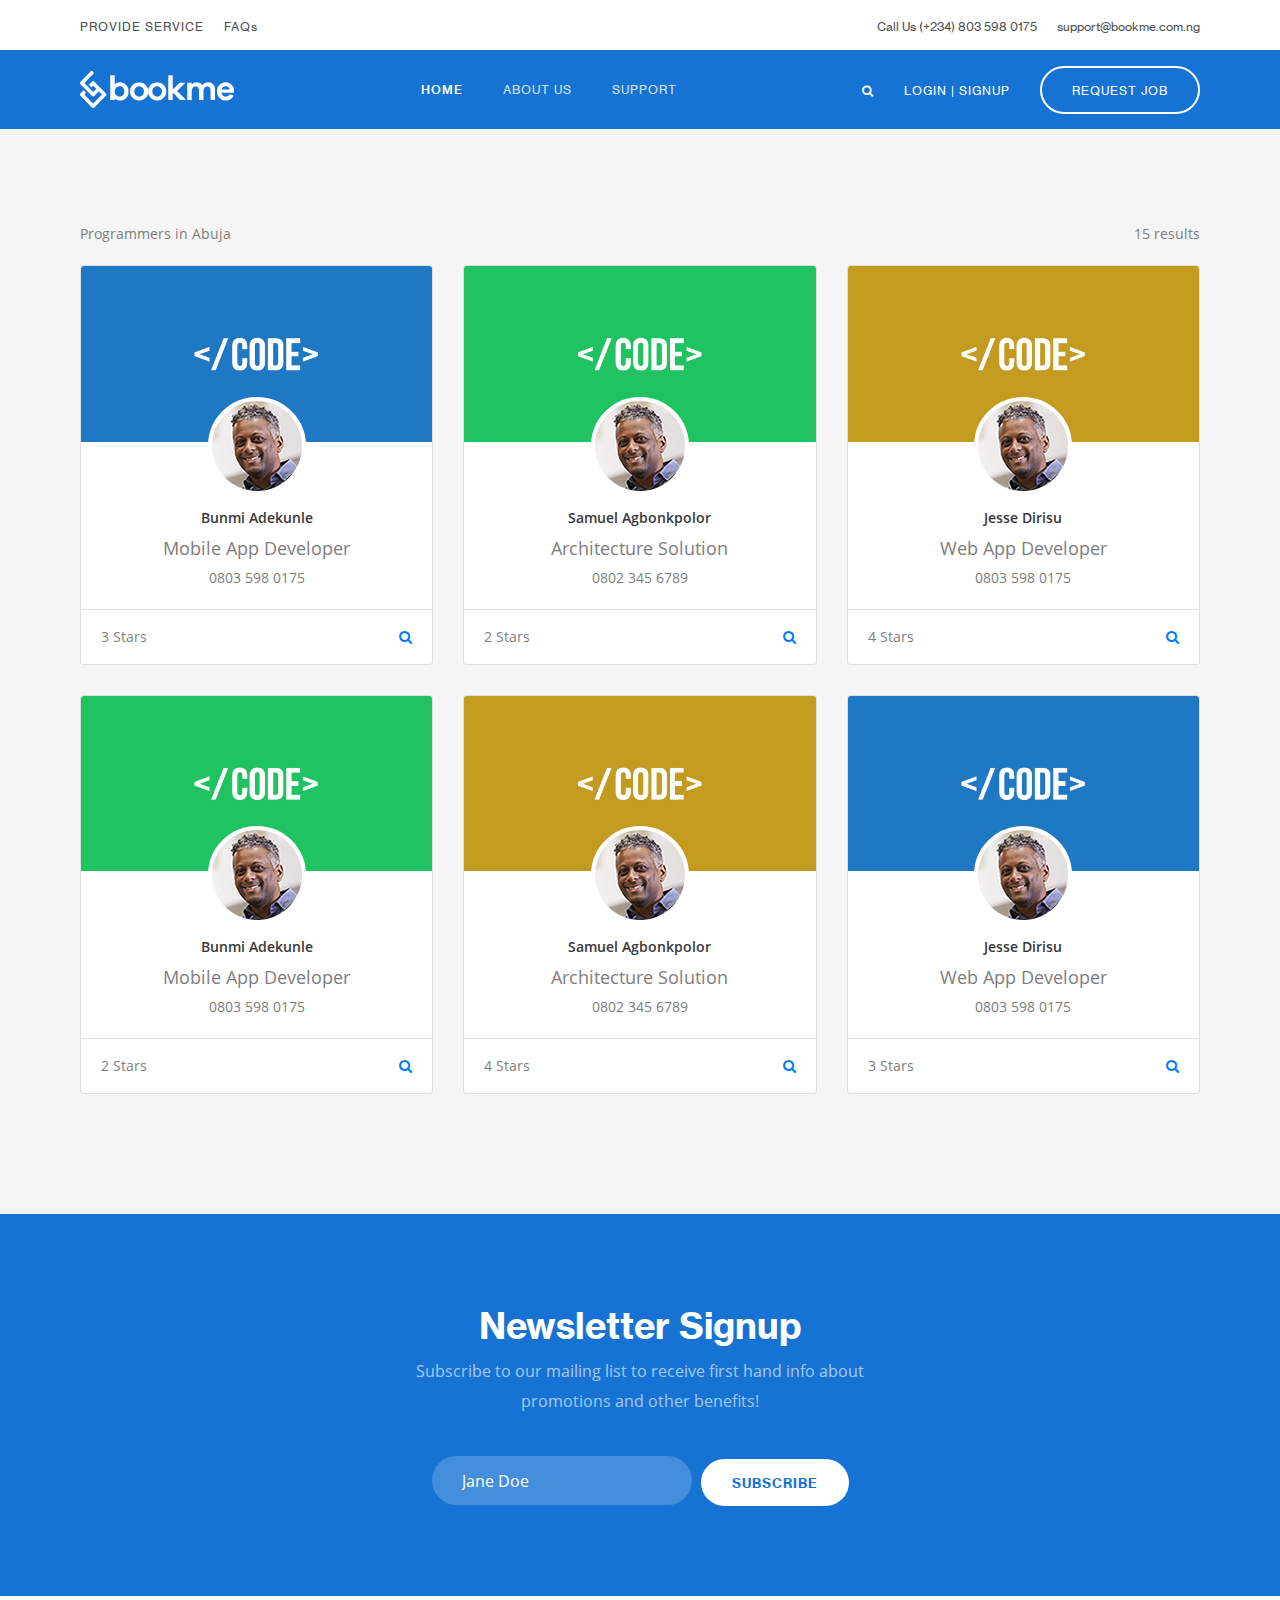
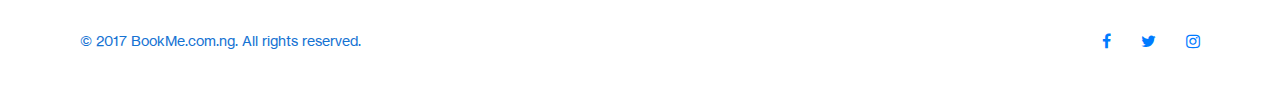
<file: search-result.html>
<!doctype html>
<html><!-- InstanceBegin template="/Templates/template1.dwt" codeOutsideHTMLIsLocked="false" -->
<head>
<meta charset="utf-8">
<meta name="viewport" content="width=device-width, initial-scale=1, maximum-scale=1, user-scalable=no">
<!-- InstanceBeginEditable name="doctitle" -->
<title>Search Result - Bookme</title>
<!-- InstanceEndEditable -->
<link rel="stylesheet" href="vendor/bootstrap/css/bootstrap.min.css" type="text/css">
<link href="https://maxcdn.bootstrapcdn.com/font-awesome/4.7.0/css/font-awesome.min.css" rel="stylesheet" integrity="sha384-wvfXpqpZZVQGK6TAh5PVlGOfQNHSoD2xbE+QkPxCAFlNEevoEH3Sl0sibVcOQVnN" crossorigin="anonymous">
<link rel="stylesheet" href="css/font.css" type="text/css">
<link rel="stylesheet" href="css/component.css" type="text/css">
<link rel="stylesheet" href="css/layout.css" type="text/css">
<!-- InstanceBeginEditable name="head" -->
<link rel="stylesheet" type="text/css" href="css/search.css">
<!-- InstanceEndEditable -->
</head>

<body>
	<section id="top-menu">
		<div class="container-fluid">
			<div class="row">
				<div class="col-6">
					<ul class="list-inline clearfix top-left mb-0 p-s">
						<li><a href="#">PROVIDE SERVICE</a></li>
						<li><a href="#">FAQs</a></li>
					</ul>
				</div>
				<div class="col-6">
					<ul class="list-inline clearfix top-right mb-0 c-s">
						<li><a href="#">support@bookme.com.ng</a></li>
						<li><a href="#">Call Us (+234) 803 598 0175</a></li>
					</ul>
				</div>
			</div>
		</div>
	</section>
	<!-- InstanceBeginEditable name="nav" -->
	<nav class="navbar blue-bg innerheader navbar-expand-lg navbar-light" id="nav"> <a class="navbar-brand" href="#"><img src="img/logo.png"></a>
	  <button class="navbar-toggler" type="button" data-toggle="collapse" data-target="#navbarSupportedContent" aria-controls="navbarSupportedContent" aria-expanded="false" aria-label="Toggle navigation">
	    <!--		<span class="navbar-toggler-icon"></span>-->
	    <img src="img/burger.png"> </button>
	  <div class="collapse navbar-collapse" id="navbarSupportedContent">
	    <ul class="navbar-nav m-auto">
	      <li class="nav-item active"> <a class="nav-link" href="#">Home <span class="sr-only">(current)</span></a> </li>
	      <li class="nav-item"> <a class="nav-link" href="#">About Us</a> </li>
	      <li class="nav-item"> <a class="nav-link" href="#">Support</a> </li>
        </ul>
	    <ul class="list-inline clearfix nav-ryt-item navbar mb-0 p-0">
	      <li><a href="#"><i class="fa fa-search"></i></a></li>
	      <li><a href="#">LOGIN | SIGNUP</a></li>
	      <li><a href="#" class="btn btn-sec">request job</a></li>
        </ul>
      </div>
    </nav>
	<!-- InstanceEndEditable --><!-- InstanceBeginEditable name="mainBody" -->
	<section id="pagebody" class="bodycontent page-section grey-bg search-wrap">
	  <div class="container-fluid">
	    <div class="row">
	      <div class="col-xs-12 col-sm-6">
			  <p class="open-reg"><span class="s-r-cat">Programmers</span> in <span class="s-r-loc">Abuja</span></p>
	      </div>
	      <div class="col-xs-12 col-sm-6 text-right">
			  <p class="s-r-qty open-reg">15 results</p>
	      </div>
        </div>
        <div class="row">
        	<div class="col-xs-12 col-sm-6 col-lg-4">
        		<div class="card">
				  <div class="prov-img-bg">
					<div class="prov-img-overlay"></div>
				  	<img class="card-img-top" src="img/programmer.jpg" alt="Card image cap">
				  </div>
				  <div class="card-body">
					  <div class="prov-det text-center">
						  <div class="prov-avatar mb-2"><img src="img/prov-avatar1.png"></div>
						  <p class="open-semi prov-name mb-0 font-blk">Bunmi Adekunle</p>
						  <p class="prov-job-title mb-0 open-reg">Mobile App Developer</p>
						  <p class="prov-phone">0803 598 0175</p>
					  </div>
				  </div>
					  <div class="card-footer">
					  	<div class="row">
						  <div class="col-xs-6 col-md-6">3 Stars</div>
						  <div class="col-xs-6 col-md-6 text-right"><a href="#"><i class="fa fa-search"></i></a></div>
						</div>
					  </div>
				</div>
			</div>
        	<div class="col-xs-12 col-sm-6 col-lg-4">
        		<div class="card">
				  <div class="prov-img-bg">
					<div class="prov-img-overlay"></div>
				  	<img class="card-img-top" src="img/programmer2star.jpg" alt="Card image cap">
				  </div>
				  <div class="card-body">
					  <div class="prov-det text-center">
						  <div class="prov-avatar mb-2"><img src="img/prov-avatar1.png"></div>
						  <p class="open-semi prov-name mb-0 font-blk">Samuel Agbonkpolor</p>
						  <p class="prov-job-title mb-0 open-reg">Architecture Solution</p>
						  <p class="prov-phone">0802 345 6789</p>
					  </div>
				  </div>
					  <div class="card-footer">
					  	<div class="row">
						  <div class="col-xs-6 col-md-6">2 Stars</div>
						  <div class="col-xs-6 col-md-6 text-right"><a href="#"><i class="fa fa-search"></i></a></div>
						</div>
					  </div>
				</div>
			</div>
        	<div class="col-xs-12 col-sm-6 col-lg-4">
        		<div class="card">
				  <div class="prov-img-bg">
					<div class="prov-img-overlay"></div>
				    <img class="card-img-top" src="img/programmer4star.jpg" alt="Card image cap">
				  </div>
				  <div class="card-body">
					  <div class="prov-det text-center">
						  <div class="prov-avatar mb-2"><img src="img/prov-avatar1.png"></div>
						  <p class="open-semi prov-name mb-0 font-blk">Jesse Dirisu</p>
						  <p class="prov-job-title mb-0 open-reg">Web App Developer</p>
						  <p class="prov-phone">0803 598 0175</p>
					  </div>
				  </div>
					  <div class="card-footer">
					  	<div class="row">
						  <div class="col-xs-6 col-md-6">4 Stars</div>
						  <div class="col-xs-6 col-md-6 text-right"><a href="#"><i class="fa fa-search"></i></a></div>
						</div>
					  </div>
				</div>
			</div>
        	<div class="col-xs-12 col-sm-6 col-lg-4">
        		<div class="card">
				  <div class="prov-img-bg">
					<div class="prov-img-overlay"></div>
				    <img class="card-img-top" src="img/programmer2star.jpg" alt="Card image cap">
				  </div>
				  <div class="card-body">
					  <div class="prov-det text-center">
						  <div class="prov-avatar mb-2"><img src="img/prov-avatar1.png"></div>
						  <p class="open-semi prov-name mb-0 font-blk">Bunmi Adekunle</p>
						  <p class="prov-job-title mb-0 open-reg">Mobile App Developer</p>
						  <p class="prov-phone">0803 598 0175</p>
					  </div>
				  </div>
					  <div class="card-footer">
					  	<div class="row">
						  <div class="col-xs-6 col-md-6">2 Stars</div>
						  <div class="col-xs-6 col-md-6 text-right"><a href="#"><i class="fa fa-search"></i></a></div>
						</div>
					  </div>
				</div>
			</div>
        	<div class="col-xs-12 col-sm-6 col-lg-4">
        		<div class="card">
				  <div class="prov-img-bg">
					<div class="prov-img-overlay"></div>
				    <img class="card-img-top" src="img/programmer4star.jpg" alt="Card image cap">
				  </div>
				  <div class="card-body">
					  <div class="prov-det text-center">
						  <div class="prov-avatar mb-2"><img src="img/prov-avatar1.png"></div>
						  <p class="open-semi prov-name mb-0 font-blk">Samuel Agbonkpolor</p>
						  <p class="prov-job-title mb-0 open-reg">Architecture Solution</p>
						  <p class="prov-phone">0802 345 6789</p>
					  </div>
				  </div>
					  <div class="card-footer">
					  	<div class="row">
						  <div class="col-xs-6 col-md-6">4 Stars</div>
						  <div class="col-xs-6 col-md-6 text-right"><a href="#"><i class="fa fa-search"></i></a></div>
						</div>
					  </div>
				</div>
			</div>
        	<div class="col-xs-12 col-sm-6 col-lg-4">
        		<div class="card">
				  <div class="prov-img-bg">
					<div class="prov-img-overlay"></div>
				    <img class="card-img-top" src="img/programmer.jpg" alt="Card image cap">
				  </div>
				  <div class="card-body">
					  <div class="prov-det text-center">
						  <div class="prov-avatar mb-2"><img src="img/prov-avatar1.png"></div>
						  <p class="open-semi prov-name mb-0 font-blk">Jesse Dirisu</p>
						  <p class="prov-job-title mb-0 open-reg">Web App Developer</p>
						  <p class="prov-phone">0803 598 0175</p>
					  </div>
				  </div>
					  <div class="card-footer">
					  	<div class="row">
						  <div class="col-xs-6 col-md-6">3 Stars</div>
						  <div class="col-xs-6 col-md-6 text-right"><a href="#"><i class="fa fa-search"></i></a></div>
						</div>
					  </div>
				</div>
			</div>
		</div>
      </div>
    </section>
	<!-- InstanceEndEditable -->
	<section class="page-section blue-bg">
		<div class="container-fluid">
			<div class="row align-items-center justify-content-center">
				<div class="col-xs-12 col-sm-8 col-md-7 col-lg-5">
					<div class="text-center" style="color: white;">
						<h1 class="main-title text-center font-wyt">Newsletter Signup</h1>
						<p class="op-6">Subscribe to our mailing list to receive first hand info about promotions and other benefits!</p>
						<form class="hero-form mt-4">
					  	  <div class="hero-input-wrap hero-input">
					  	  	<input type="text" class="form-control" id="newsletter" placeholder="Jane Doe">
						  </div>
						  <button type="submit" class="btn btn-default">subscribe</button>
						</form>
					</div>
				</div>
			</div>
		</div>
	</section>
	<section id="footer">
		<div class="container-fluid">
			<div class="row">
				<div class="col-xs-12 col-md-6">
					<p class="site-credit mb-0 font-blue">© 2017 BookMe.com.ng. All rights reserved.</p>
				</div>
				<div class="col-xs-12 col-md-6">
					<div class="footer-socials">
						<ul class="list-inline clearfix mb-0">
							<li><a href="javascript:;"><i class="fa fa-facebook"></i></a></li>
							<li><a href="javascript:;"><i class="fa fa-twitter"></i></a></li>
							<li><a href="javascript:;"><i class="fa fa-instagram"></i></a></li>
						</ul>
					</div>
				</div>
			</div>
		</div>
	</section>
</body>
<script type="text/javascript" src="vendor/jquery-3.2.1.min.js"></script>
<script type="text/javascript" src="vendor/bootstrap/js/bootstrap.min.js"></script>
<script type="text/javascript" src="js/general.js"></script>
<!-- InstanceEnd --></html>
</file>
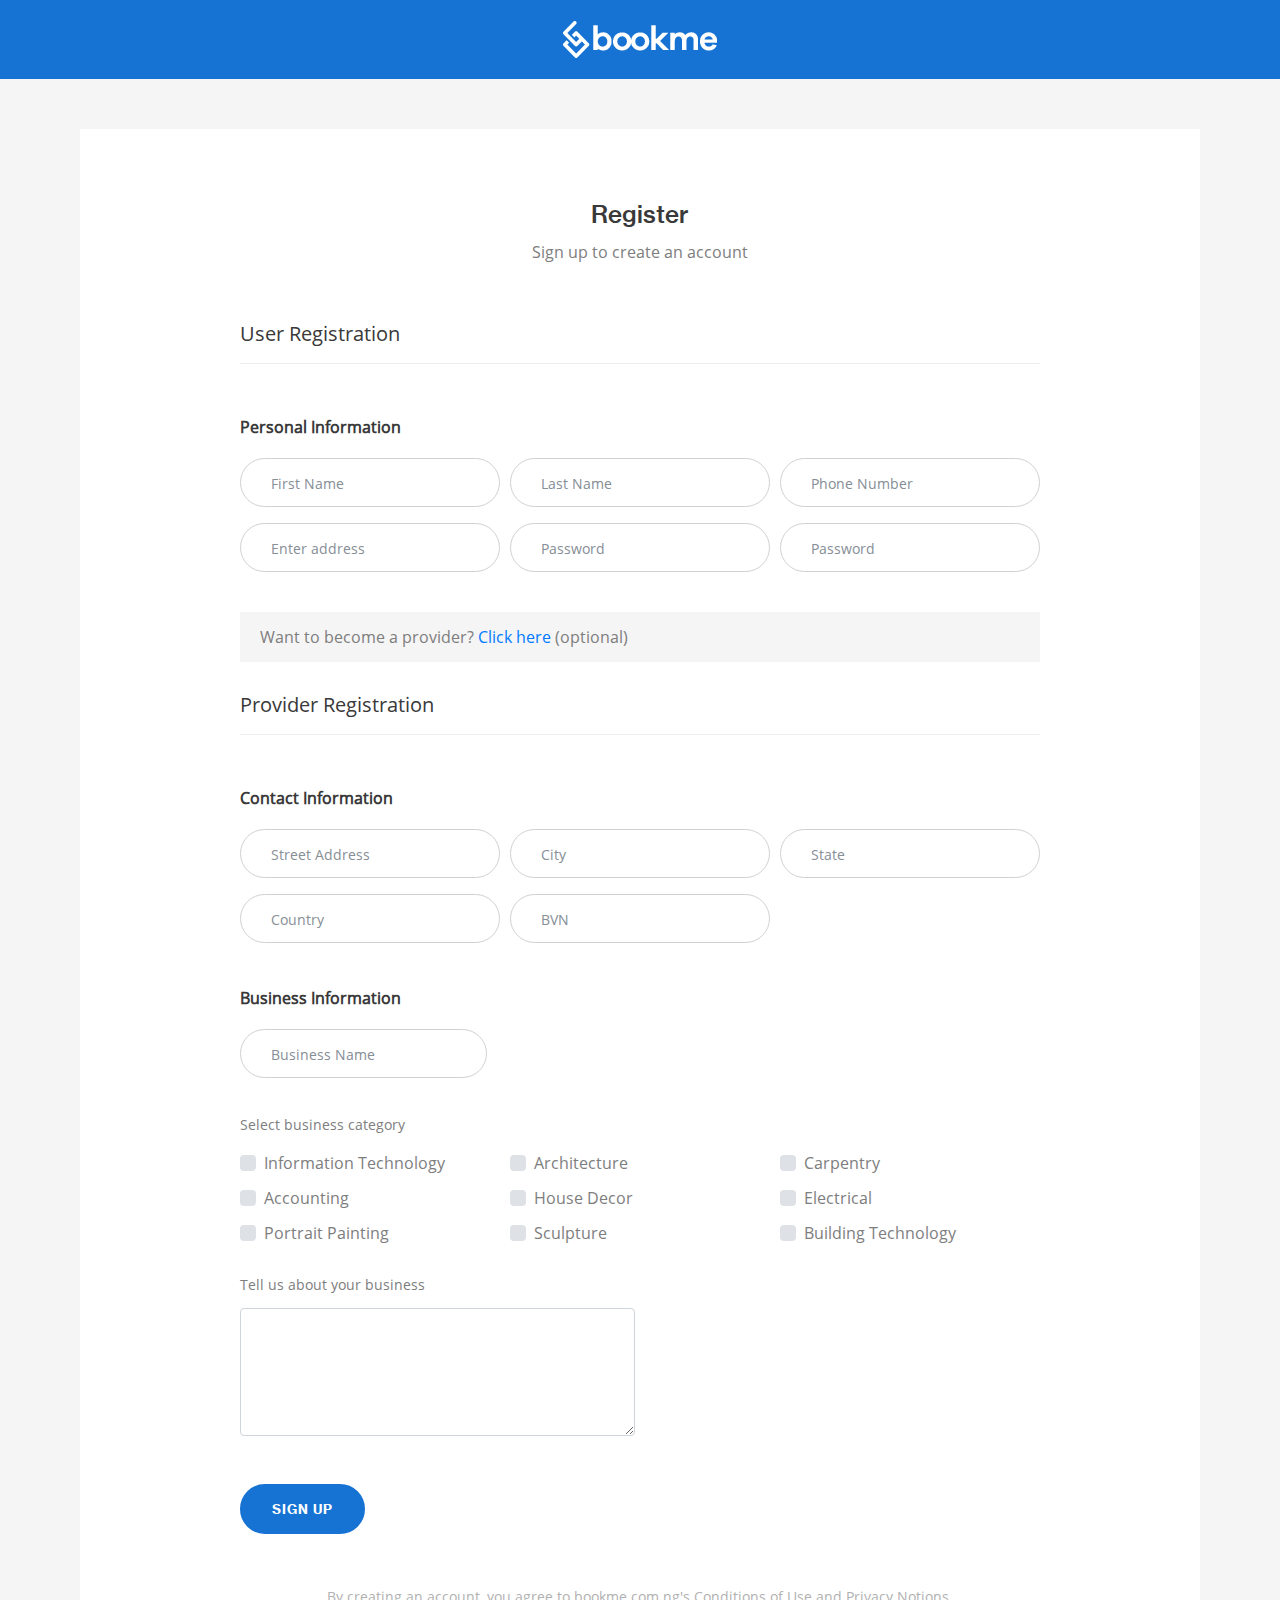
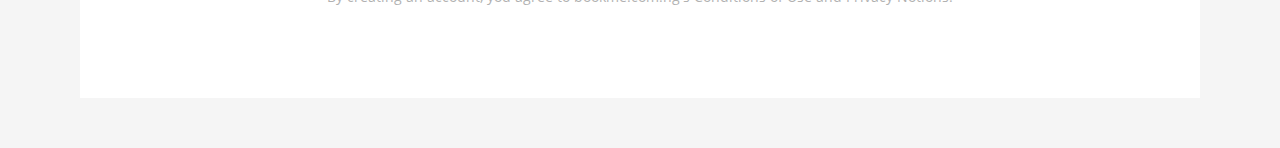
<file: signup.html>
<!doctype html>
<html><!-- InstanceBegin template="/Templates/template2.dwt" codeOutsideHTMLIsLocked="false" -->
<head>
<meta charset="utf-8">
<meta name="viewport" content="width=device-width, initial-scale=1, maximum-scale=1, user-scalable=no">
<!-- InstanceBeginEditable name="doctitle" -->
<title>Signup - Bookme</title>
<!-- InstanceEndEditable -->
<link rel="stylesheet" href="vendor/bootstrap/css/bootstrap.min.css" type="text/css">
<link href="https://maxcdn.bootstrapcdn.com/font-awesome/4.7.0/css/font-awesome.min.css" rel="stylesheet" integrity="sha384-wvfXpqpZZVQGK6TAh5PVlGOfQNHSoD2xbE+QkPxCAFlNEevoEH3Sl0sibVcOQVnN" crossorigin="anonymous">
<link rel="stylesheet" href="css/font.css" type="text/css">
<link rel="stylesheet" href="css/component.css" type="text/css">
<link rel="stylesheet" href="css/layout.css" type="text/css">
<!-- InstanceBeginEditable name="head" -->
<link rel="stylesheet" href="css/detail.css" type="text/css">
<!-- InstanceEndEditable -->
</head>

<!-- InstanceBeginEditable name="editableRegion" -->
<body class="grey-bg detail-wrap">
	<section class="innerNav blue-bg text-center">
		<img src="img/logo.png">
	</section>
	<section id="pagebody" class="innerbody signup-wrap">
	  <div class="container-fluid">
	    <div class="row align-items-center justify-content-center">
	      <div class="col-12">
	      	<div class="card-wrap bg-white">
			  <div class="bg-white card-log">
				<div class="title-font mb-2 text-center">Register</div>
				<p class="mb-5 text-center">Sign up to create an account</p>
				<div class="p-large mb-5 font-blk" style="border-bottom: 1px solid #eee; padding-bottom: 10px;">User Registration</div>
				<p class="font-weight-bold font-blk">Personal Information</p>
				<form class="form-bm form-row">
				  <div class="form-group col-xs-12 col-sm-6 col-lg-4">
					<input type="text" class="form-control" id="f-name" aria-describedby="f-name" placeholder="First Name">
				  </div>
				  <div class="form-group col-xs-12 col-sm-6 col-lg-4">
					<input type="text" class="form-control" id="l-name" aria-describedby="l-name" placeholder="Last Name">
				  </div>
				  <div class="form-group col-xs-12 col-sm-6 col-lg-4">
					<input type="number" class="form-control" id="p-number" aria-describedby="p-number" placeholder="Phone Number">
				  </div>
				  <div class="form-group col-xs-12 col-sm-6 col-lg-4">
					<input type="email" class="form-control" id="email" aria-describedby="email" placeholder="Enter address">
				  </div>
				  <div class="form-group col-xs-12 col-sm-6 col-lg-4">
					<input type="password" class="form-control" id="password" placeholder="Password">
				  </div>
				  <div class="form-group col-xs-12 col-sm-6 col-lg-4">
					<input type="password" class="form-control" id="password2" placeholder="Password">
				  </div>
				  <div class="col-12">
					  <p class="mt-4 mb-4" style="background-color: #f5f5f5; padding: 10px 20px;">Want to become a provider? <a href="javascript:;"> Click here</a> (optional)</p>
					  <div class="provide-info">
						  <div class="p-large mb-5 font-blk" style="border-bottom: 1px solid #eee; padding-bottom: 10px;">Provider Registration</div>
						  <p class="font-weight-bold font-blk">Contact Information</p>
						  <div class="form-row">
							  <div class="form-group col-xs-12 col-sm-6 col-lg-4">
								<input type="text" class="form-control" id="streetAd" aria-describedby="streetAd" placeholder="Street Address">
							  </div>
							  <div class="form-group col-xs-12 col-sm-6 col-lg-4">
								<input type="text" class="form-control" id="city" aria-describedby="city" placeholder="City">
							  </div>
							  <div class="form-group col-xs-12 col-sm-6 col-lg-4">
								<input type="text" class="form-control" id="state" aria-describedby="state" placeholder="State">
							  </div>
							  <div class="form-group col-xs-12 col-sm-6 col-lg-4">
								<input type="text" class="form-control" id="country" aria-describedby="country" placeholder="Country">
							  </div>
							  <div class="form-group col-xs-12 col-sm-6 col-lg-4">
								<input type="number" class="form-control" id="BVN" aria-describedby="BVN" placeholder="BVN">
							  </div>
						  </div>
						  <p class="font-weight-bold font-blk mt-4">Business Information</p>
						  <div class="row">
							  <div class="form-group col-xs-12 col-sm-6 col-lg-4">
								<input type="text" class="form-control" id="b-name" aria-describedby="b-nam" placeholder="Business Name">
							  </div>
						  </div>
						  <p class="p-small mb-2 mt-3">Select business category</p>
						  <div class="form-row biz-cat">
							  <div class="form-group col-xs-12 col-sm-6 col-lg-4">
								<div class="custom-control custom-checkbox">
								  <input class="custom-control-input" type="checkbox" id="infoTech">
								  <label class="custom-control-label" for="infoTech">
									Information Technology
								  </label>
								</div>
							  </div>
							  <div class="form-group col-xs-12 col-sm-6 col-lg-4">
								<div class="custom-control custom-checkbox">
								  <input class="custom-control-input" type="checkbox" id="Architecture">
								  <label class="custom-control-label" for="Architecture">
									Architecture
								  </label>
								</div>
							  </div>
							  <div class="form-group col-xs-12 col-sm-6 col-lg-4">
								<div class="custom-control custom-checkbox">
								  <input class="custom-control-input" type="checkbox" id="carpentry">
								  <label class="custom-control-label" for="carpentry">
									Carpentry
								  </label>
								</div>
							  </div>
							  <div class="form-group col-xs-12 col-sm-6 col-lg-4">
								<div class="custom-control custom-checkbox">
								  <input class="custom-control-input" type="checkbox" id="Accounting">
								  <label class="custom-control-label" for="Accounting">
									Accounting
								  </label>
								</div>
							  </div>
							  <div class="form-group col-xs-12 col-sm-6 col-lg-4">
								<div class="custom-control custom-checkbox">
								  <input class="custom-control-input" type="checkbox" id="HouseDecor">
								  <label class="custom-control-label" for="HouseDecor">
									House Decor
								  </label>
								</div>
							  </div>
							  <div class="form-group col-xs-12 col-sm-6 col-lg-4">
								<div class="custom-control custom-checkbox">
								  <input class="custom-control-input" type="checkbox" id="Electrical">
								  <label class="custom-control-label" for="Electrical">
									Electrical
								  </label>
								</div>
							  </div>
							  <div class="form-group col-xs-12 col-sm-6 col-lg-4">
								<div class="custom-control custom-checkbox">
								  <input class="custom-control-input" type="checkbox" id="p-paint">
								  <label class="custom-control-label" for="p-paint">
									Portrait Painting
								  </label>
								</div>
							  </div>
							  <div class="form-group col-xs-12 col-sm-6 col-lg-4">
								<div class="custom-control custom-checkbox">
								  <input class="custom-control-input" type="checkbox" id="Sculpture">
								  <label class="custom-control-label" for="Sculpture">
									Sculpture
								  </label>
								</div>
							  </div>
							  <div class="form-group col-xs-12 col-sm-6 col-lg-4">
								<div class="custom-control custom-checkbox">
								  <input class="custom-control-input" type="checkbox" id="b-tech">
								  <label class="custom-control-label" for="b-tech">
									Building Technology
								  </label>
								</div>
							  </div>
						  </div>
					  </div>
				  </div>
				  <div class="col-xs-12 col-md-8 col-lg-6">
				  	<div class="form-group mt-3 mb-5">
						<label for="aboutBusiness" class="p-small">Tell us about your business</label>
						<textarea class="form-control" id="aboutBusiness" rows="4"></textarea>
					</div>
				  </div>
				  <div class="col-12">
				  	<button type="submit" class="btn btn-primary">Sign Up</button>
				  </div>
				  <div class="col-12">
				  	<p class="p-small mt-5 text-center" style="opacity: .6;">By creating an account, you agree to bookme.com.ng's Conditions of Use and Privacy Notions.</p>
				  </div>
				</form>
			  </div>
			</div>
	      </div>
        </div>
      </div>
    </section>
</body>
<!-- InstanceEndEditable -->
<script type="text/javascript" src="vendor/jquery-3.2.1.min.js"></script>
<script type="text/javascript" src="vendor/bootstrap/js/bootstrap.min.js"></script>
<script type="text/javascript" src="js/general.js"></script>
<!-- InstanceEnd --></html>
</file>
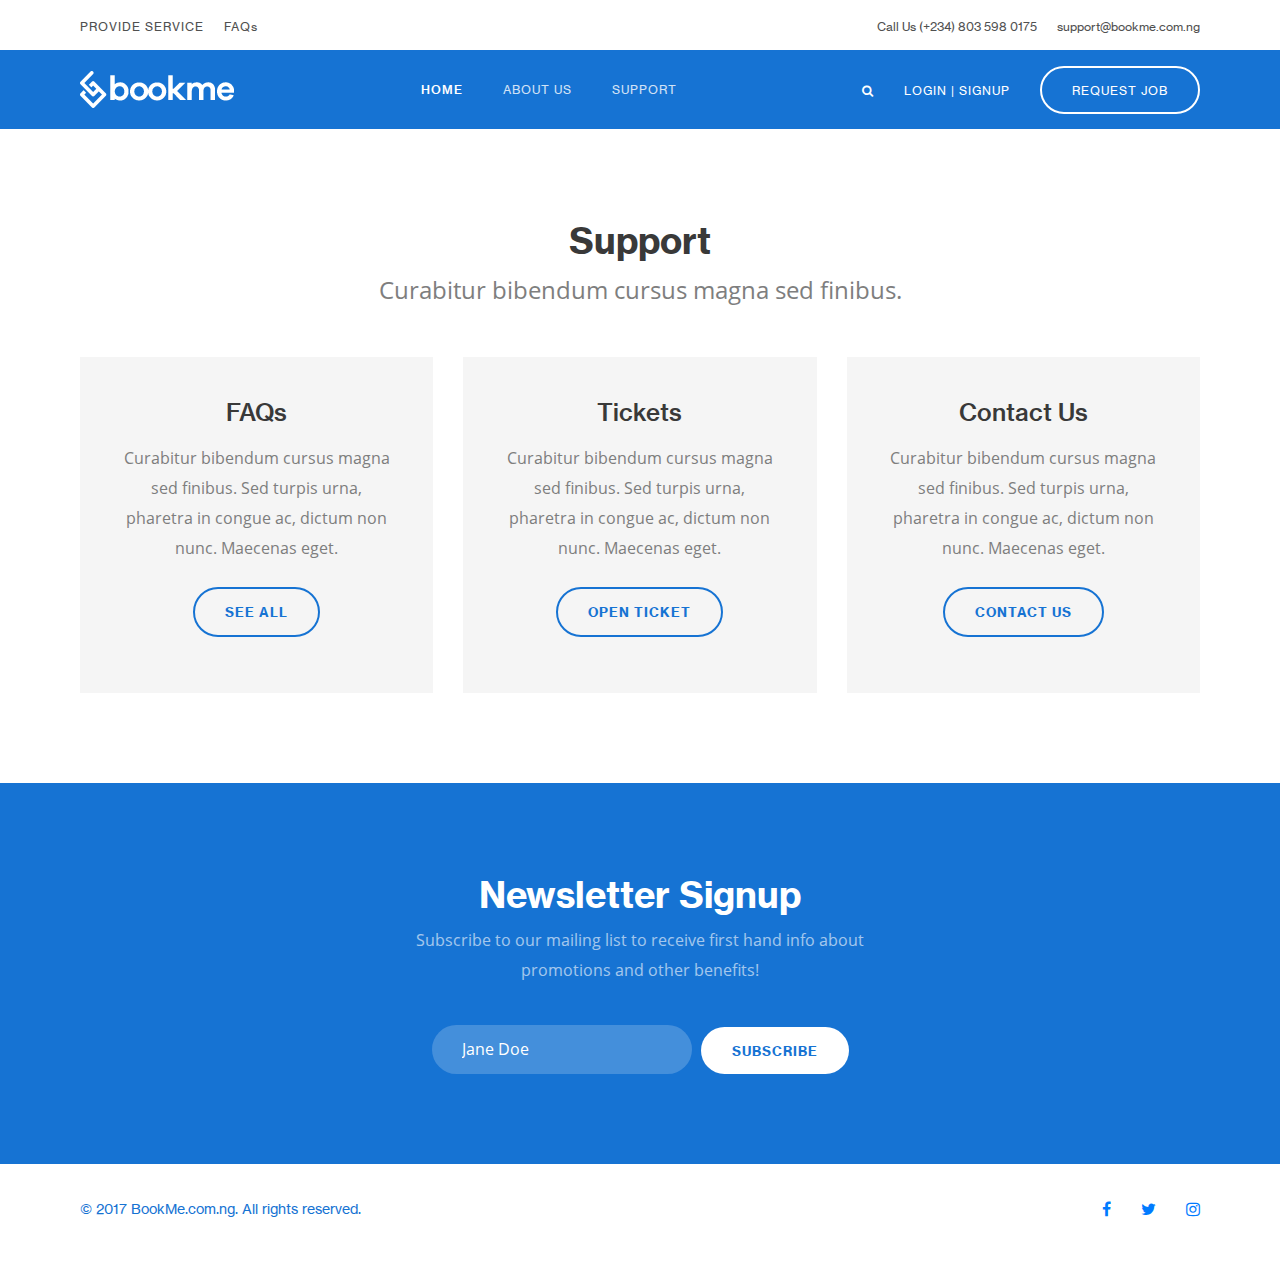
<file: support.html>
<!doctype html>
<html><!-- InstanceBegin template="/Templates/template1.dwt" codeOutsideHTMLIsLocked="false" -->
<head>
<meta charset="utf-8">
<meta name="viewport" content="width=device-width, initial-scale=1, maximum-scale=1, user-scalable=no">
<!-- InstanceBeginEditable name="doctitle" -->
<title>Support - Bookme</title>
<!-- InstanceEndEditable -->
<link rel="stylesheet" href="vendor/bootstrap/css/bootstrap.min.css" type="text/css">
<link href="https://maxcdn.bootstrapcdn.com/font-awesome/4.7.0/css/font-awesome.min.css" rel="stylesheet" integrity="sha384-wvfXpqpZZVQGK6TAh5PVlGOfQNHSoD2xbE+QkPxCAFlNEevoEH3Sl0sibVcOQVnN" crossorigin="anonymous">
<link rel="stylesheet" href="css/font.css" type="text/css">
<link rel="stylesheet" href="css/component.css" type="text/css">
<link rel="stylesheet" href="css/layout.css" type="text/css">
<!-- InstanceBeginEditable name="head" -->
<link rel="stylesheet" type="text/css" href="css/support.css">
<!-- InstanceEndEditable -->
</head>

<body>
	<section id="top-menu">
		<div class="container-fluid">
			<div class="row">
				<div class="col-6">
					<ul class="list-inline clearfix top-left mb-0 p-s">
						<li><a href="#">PROVIDE SERVICE</a></li>
						<li><a href="#">FAQs</a></li>
					</ul>
				</div>
				<div class="col-6">
					<ul class="list-inline clearfix top-right mb-0 c-s">
						<li><a href="#">support@bookme.com.ng</a></li>
						<li><a href="#">Call Us (+234) 803 598 0175</a></li>
					</ul>
				</div>
			</div>
		</div>
	</section>
	<!-- InstanceBeginEditable name="nav" -->
	<nav class="navbar blue-bg innerheader navbar-expand-lg navbar-light" id="nav"> <a class="navbar-brand" href="#"><img src="img/logo.png"></a>
	  <button class="navbar-toggler" type="button" data-toggle="collapse" data-target="#navbarSupportedContent" aria-controls="navbarSupportedContent" aria-expanded="false" aria-label="Toggle navigation">
	    <!--		<span class="navbar-toggler-icon"></span>-->
	    <img src="img/burger.png"> </button>
	  <div class="collapse navbar-collapse" id="navbarSupportedContent">
	    <ul class="navbar-nav m-auto">
	      <li class="nav-item active"> <a class="nav-link" href="#">Home <span class="sr-only">(current)</span></a> </li>
	      <li class="nav-item"> <a class="nav-link" href="#">About Us</a> </li>
	      <li class="nav-item"> <a class="nav-link" href="#">Support</a> </li>
        </ul>
	    <ul class="list-inline clearfix nav-ryt-item navbar mb-0 p-0">
	      <li><a href="#"><i class="fa fa-search"></i></a></li>
	      <li><a href="#">LOGIN | SIGNUP</a></li>
	      <li><a href="#" class="btn btn-sec">request job</a></li>
        </ul>
      </div>
    </nav>
	<!-- InstanceEndEditable --><!-- InstanceBeginEditable name="mainBody" -->
	<section id="pagebody" class="bodycontent page-section text-center">
	  <div class="container-fluid">
		<div class="main-title font-blk">Support</div>
		<p class="lead mt-2 mb-5">Curabitur bibendum cursus magna sed finibus.</p>
	    <div class="row">
	      <div class="col-xs-12 col-md-4">
			  <div class="support-item">
				  <div class="sub-title font-blk">FAQs</div>
				  <p class="mt-3 mb-4">Curabitur bibendum cursus magna sed finibus. Sed turpis urna, pharetra in congue ac, dictum non nunc. Maecenas eget.</p>
				  <a href="javascript:;" class="btn btn-sec mb-3">see all</a>
			  </div>
		  </div>
	      <div class="col-xs-12 col-md-4">
			  <div class="support-item">
				  <div class="sub-title font-blk">Tickets</div>
				  <p class="mt-3 mb-4">Curabitur bibendum cursus magna sed finibus. Sed turpis urna, pharetra in congue ac, dictum non nunc. Maecenas eget.</p>
				  <a href="javascript:;" class="btn btn-sec mb-3">open ticket</a>
			  </div>
		  </div>
	      <div class="col-xs-12 col-md-4">
			  <div class="support-item">
				  <div class="sub-title font-blk">Contact Us</div>
				  <p class="mt-3 mb-4">Curabitur bibendum cursus magna sed finibus. Sed turpis urna, pharetra in congue ac, dictum non nunc. Maecenas eget.</p>
				  <a href="javascript:;" class="btn btn-sec mb-3">contact us</a>
			  </div>
		  </div>
        </div>
      </div>
    </section>
	<!-- InstanceEndEditable -->
	<section class="page-section blue-bg">
		<div class="container-fluid">
			<div class="row align-items-center justify-content-center">
				<div class="col-xs-12 col-sm-8 col-md-7 col-lg-5">
					<div class="text-center" style="color: white;">
						<h1 class="main-title text-center font-wyt">Newsletter Signup</h1>
						<p class="op-6">Subscribe to our mailing list to receive first hand info about promotions and other benefits!</p>
						<form class="hero-form mt-4">
					  	  <div class="hero-input-wrap hero-input">
					  	  	<input type="text" class="form-control" id="newsletter" placeholder="Jane Doe">
						  </div>
						  <button type="submit" class="btn btn-default">subscribe</button>
						</form>
					</div>
				</div>
			</div>
		</div>
	</section>
	<section id="footer">
		<div class="container-fluid">
			<div class="row">
				<div class="col-xs-12 col-md-6">
					<p class="site-credit mb-0 font-blue">© 2017 BookMe.com.ng. All rights reserved.</p>
				</div>
				<div class="col-xs-12 col-md-6">
					<div class="footer-socials">
						<ul class="list-inline clearfix mb-0">
							<li><a href="javascript:;"><i class="fa fa-facebook"></i></a></li>
							<li><a href="javascript:;"><i class="fa fa-twitter"></i></a></li>
							<li><a href="javascript:;"><i class="fa fa-instagram"></i></a></li>
						</ul>
					</div>
				</div>
			</div>
		</div>
	</section>
</body>
<script type="text/javascript" src="vendor/jquery-3.2.1.min.js"></script>
<script type="text/javascript" src="vendor/bootstrap/js/bootstrap.min.js"></script>
<script type="text/javascript" src="js/general.js"></script>
<!-- InstanceEnd --></html>
</file>
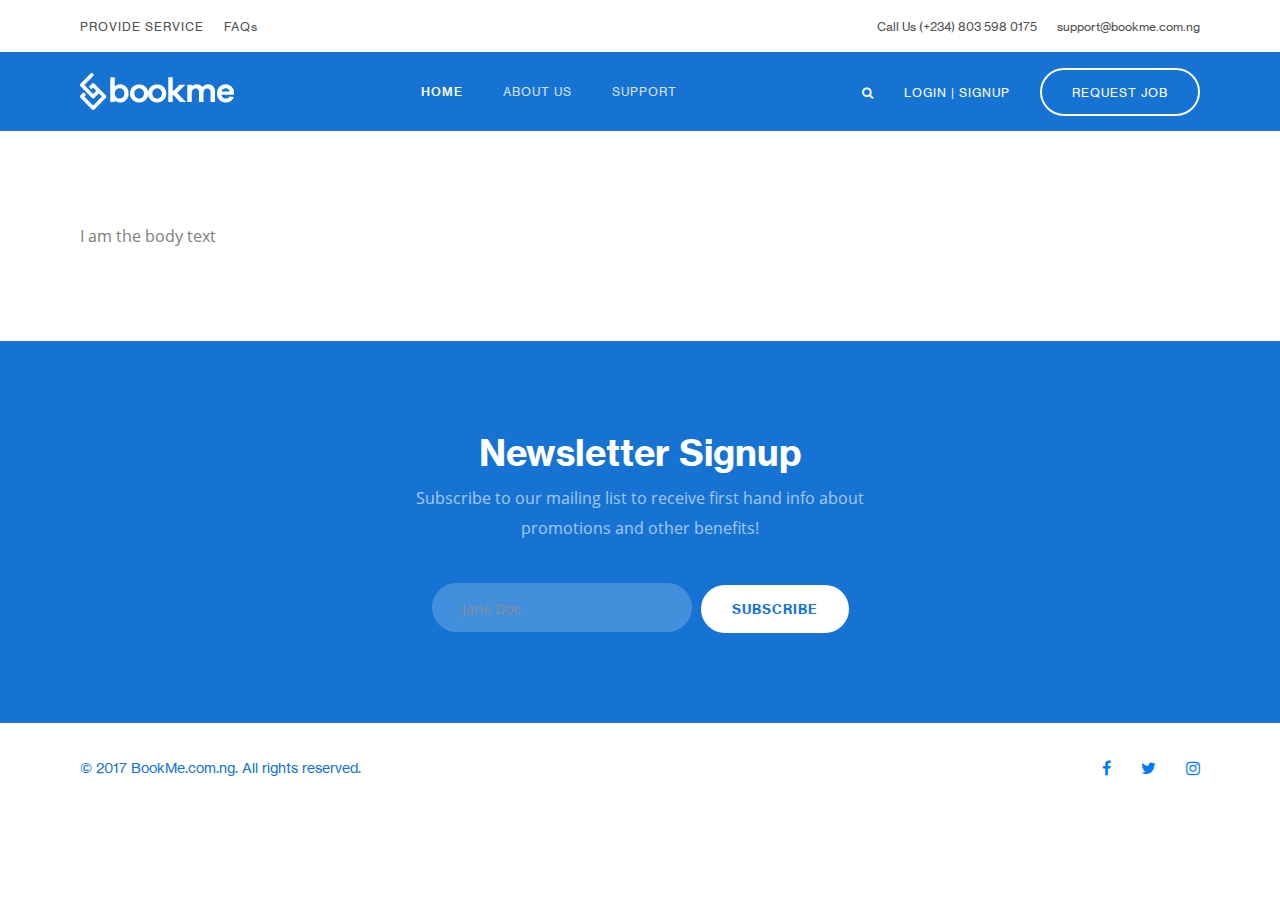
<file: template.html>
<!doctype html>
<html>
<head>
<meta charset="utf-8">
<meta name="viewport" content="width=device-width, initial-scale=1, maximum-scale=1, user-scalable=no">
<title>template - Bookme</title>
<link rel="stylesheet" href="vendor/bootstrap/css/bootstrap.min.css" type="text/css">
<link href="https://maxcdn.bootstrapcdn.com/font-awesome/4.7.0/css/font-awesome.min.css" rel="stylesheet" integrity="sha384-wvfXpqpZZVQGK6TAh5PVlGOfQNHSoD2xbE+QkPxCAFlNEevoEH3Sl0sibVcOQVnN" crossorigin="anonymous">
<link rel="stylesheet" href="css/font.css" type="text/css">
<link rel="stylesheet" href="css/component.css" type="text/css">
<link rel="stylesheet" href="css/layout.css" type="text/css">
<link rel="stylesheet" href="css/home.css" type="text/css">
</head>

<body>
	<section id="top-menu" style="height: 52px;">
		<div class="container-fluid">
			<div class="row">
				<div class="col-6">
					<ul class="list-inline clearfix top-left mb-0 p-s">
						<li><a href="#">PROVIDE SERVICE</a></li>
						<li><a href="#">FAQs</a></li>
					</ul>
				</div>
				<div class="col-6">
					<ul class="list-inline clearfix top-right mb-0 c-s">
						<li><a href="#">support@bookme.com.ng</a></li>
						<li><a href="#">Call Us (+234) 803 598 0175</a></li>
					</ul>
				</div>
			</div>
		</div>
	</section>
	<nav class="navbar blue-bg innerheader navbar-expand-lg navbar-light" id="nav">
	  <a class="navbar-brand" href="#"><img src="img/logo.png"></a>
	  <button class="navbar-toggler" type="button" data-toggle="collapse" data-target="#navbarSupportedContent" aria-controls="navbarSupportedContent" aria-expanded="false" aria-label="Toggle navigation">
<!--		<span class="navbar-toggler-icon"></span>-->
  		<img src="img/burger.png">
	  </button>

	  <div class="collapse navbar-collapse" id="navbarSupportedContent">
		<ul class="navbar-nav m-auto">
		  <li class="nav-item active">
			<a class="nav-link" href="#">Home <span class="sr-only">(current)</span></a>
		  </li>
		  <li class="nav-item">
			  <a class="nav-link" href="#">About Us</a>
		  </li>
		  <li class="nav-item">
			<a class="nav-link" href="#">Support</a>
		  </li>
		</ul>
		<ul class="list-inline clearfix nav-ryt-item navbar mb-0 p-0">
			<li><a href="#"><i class="fa fa-search"></i></a></li>
			<li><a href="#">LOGIN | SIGNUP</a></li>
			<li><a href="#" class="btn btn-sec">request job</a></li>
		</ul>
	  </div>
	</nav>
	<section id="pagebody" class="bodycontent page-section">
		<div class="container-fluid">
			<div class="row">
				<div class="col-12">I am the body text</div>
			</div>
		</div>
	</section>
	<section class="page-section blue-bg">
		<div class="container-fluid">
			<div class="row align-items-center justify-content-center">
				<div class="col-xs-12 col-sm-8 col-md-7 col-lg-5">
					<div class="text-center" style="color: white;">
						<h1 class="main-title text-center font-wyt">Newsletter Signup</h1>
						<p class="op-6">Subscribe to our mailing list to receive first hand info about promotions and other benefits!</p>
						<form class="hero-form mt-4">
					  	  <div class="hero-input-wrap">
					  	  	<input type="text" class="form-control" id="newsletter" placeholder="Jane Doe">
						  </div>
						  <button type="submit" class="btn btn-default">subscribe</button>
						</form>
					</div>
				</div>
			</div>
		</div>
	</section>
	<section id="footer">
		<div class="container-fluid">
			<div class="row">
				<div class="col-xs-12 col-md-6">
					<p class="site-credit mb-0 font-blue">© 2017 BookMe.com.ng. All rights reserved.</p>
				</div>
				<div class="col-xs-12 col-md-6">
					<div class="footer-socials">
						<ul class="list-inline clearfix mb-0">
							<li><a href="javascript:;"><i class="fa fa-facebook"></i></a></li>
							<li><a href="javascript:;"><i class="fa fa-twitter"></i></a></li>
							<li><a href="javascript:;"><i class="fa fa-instagram"></i></a></li>
						</ul>
					</div>
				</div>
			</div>
		</div>
	</section>
</body>
<script type="text/javascript" src="vendor/jquery-3.2.1.min.js"></script>
<script type="text/javascript" src="js/general.js"></script>
</html>
</file>
<file: css/font.css>
@charset "utf-8";
/* CSS Document */

@font-face{
	font-family: haas-regular;
	src: url(../fonts/haas/NHaasGroteskTXPro-55Rg.ttf);
}
@font-face{
	font-family: haas-medium;
	src: url(../fonts/haas/NHaasGroteskTXPro-65Md.ttf);
}
@font-face{
	font-family: haas-bold;
	src: url(../fonts/haas/NHaasGroteskTXPro-75Bd.ttf);
}

@font-face{
	font-family: opensans-light;
	src: url(../fonts/opensans/OpenSans-Light_0.ttf);
}
@font-face{
	font-family: opensans-regular;
	src: url(../fonts/opensans/OpenSans-Regular_0.ttf);
}
@font-face{
	font-family: opensans-semi;
	src: url(../fonts/opensans/OpenSans-Semibold_0.ttf);
}
@font-face{
	font-family: bebas-bold;
	src: url(../fonts/BebasNeue-Bold.otf);
}
.haas-reg{
	font-family: haas-regular;
}
.haas-med{
	font-family: haas-medium;
}
.haas-bold{
	font-family: haas-bold;
}
.open-lyt{
	font-family: opensans-light;
}
.open-reg{
	font-family: opensans-regular;
}
.open-semi{
	font-family: opensans-semi;
}
.bebas-bold{
	font-family: bebas-bold;
}
</file>
<file: css/component.css>
@charset "utf-8";
/* CSS Document */

.btn{
	padding: 14px 30px 12px;
	text-transform: uppercase;
	font-size: 13px;
	letter-spacing: 1px;
	font-family: haas-bold;
	border-radius: 50px;
}
.btn-small{
	padding: 5px 25px 3px;
	text-transform: uppercase;
	font-size: 12px;
	letter-spacing: 1px;
	font-family: haas-bold;
	border-radius: 50px;
	border: none;
}
.btn-sec{
	color: #1673d3 !important;
	border: 2px solid #1673d3;
	transition: all 0.3s ease-in-out;
}
.btn-sec:hover{
	color: white !important;
	border: 2px solid #1673d3;
	background-color: #1673d3;
}
.btn-sec-wyt{
	color: #ffffff !important;
	border: 2px solid #ffffff;
}
.btn-primary{
	background-color: #1673d3;
	border: 2px solid #1673d3;
}
.btn-default{
	background-color: white;
	color: #1673d3;
}
.btn-sec-blk{
	color: #7e7e7e;
	border: 1px solid #7e7e7e;
}
input.form-control{
	border-radius: 50px;
	padding: 0 30px;
	border: none;
	height: 49px;
}
textarea.form-control{
	padding: 15px 30px;	
}
::placeholder {
    font-size: 14px;
}

:-ms-input-placeholder {
    font-size: 14px;
}

::-ms-input-placeholder {
    font-size: 14px;
}
.form-bm input.form-control{
	border: solid 1px #d1d1d1;
}
/*
input.form-control{
	border: solid 1px #d1d1d1;
}
*/
.navbar-light .navbar-toggler {
    color: transparent;
    border-color: rgba(0,0,0,0);
}
.navbar-toggler {
    padding: 0;
}
.custom-control-label::before {
    top: 7px;
    background-color: #dee2e6;
}
.custom-control-label::after {
    top: 7px;
}
.custom-checkbox .custom-control-input:checked~.custom-control-label::before {
    background-color: #1673d3;
}
.custom-control-input:checked~.custom-control-label::before {
    background-color: #1673d3;
}
label:focus{
	outline: none;
}
.form-control:focus {
	border-color: #1673d3 !important;
    box-shadow: none;
}
.modal-content{
	border-radius: 5px;
}
.modal-header{
	font-family: haas-medium;
	color: #393939;
/*	background-color: #f5f5f5;*/
	border-bottom: 1px solid #ddd;
}
.modal-body{
	box-shadow: 1px 2.5px 4px rgba(0,0,0,0.08);
/*	background-color: #f5f5f5;*/
	padding-top: 0;
	padding-bottom: 0;
}
.modal-footer{
	background-color: #eaeaea;
	border-top: none;
	border-bottom-left-radius: 5px;
	border-bottom-right-radius: 5px;
}
.modal-title{
	font-size: 18px;
}
@media (min-width: 768px){
	.modal-dialog {
		max-width: 600px;
	}
}
</file>
<file: css/layout.css>
@charset "utf-8";
/* CSS Document */

body{
	color: #7e7e7e;
	font-family: opensans-regular;
	line-height: 30px;
	font-size: 16px;
}
.container-fluid, #nav{
	padding-left: 140px;
	padding-right: 140px;
}
.font-blk{
	color: #393939 !important;
}
.font-wyt{
	color: white !important;
}
.font-blue{
	color: #1673D3 !important;
}
.lead{
	font-size: 24px;
	line-height: 38px;
}
.lh-0{
	line-height: 0;
}
.op-6{
	opacity: 0.6;
}
.grey-bg{
	background-color: #f5f5f5;
}
.blue-bg{
	background-color: #1673D3;
}
.white-bg{
	background-color: #ffffff;
	border: 1px solid #e3e5e6;
}
.carousel-controls{
	position: absolute;
	right: 0;
	top: 0;
}
.cntrl-disabled{
	opacity: 0.6;
	pointer-events: none;
}
.cntrl{
	padding: 10px 20px;
	color: white;
	background-color: #1673d3;
	font-size: 20px;
    border: none;
	cursor: pointer;
}
.main-title{
	font-size: 36px;
	font-family: haas-bold;
/*	color: #196bb3;*/
	color: #393939;
	line-height: 44px;
}
#top-menu{
	height: 50px;
	line-height: 50px;
}
#top-menu a{
	color: #505050;
	font-size: 12px;
	font-family: haas-regular;
}
ul.top-left li{
	float: left;
	padding-right: 20px;
}
ul.top-left li a{
	letter-spacing: 1px;
}
ul.top-right li{
	float: right;
	padding-left: 20px;
}
.page-title{
	font-size: 30px;
	color: #393939;
	margin: 40px 0;
	font-family: haas-medium;
}
.hero-form{
	display: inline-block;
}
.hero-input-wrap{
	display: inline-block;
	width: 260px;
	margin-right: 5px;
}
.hero-input-wrap input{
	background-color: rgba(255,255,255,0.2);
}
.hero-input ::-webkit-input-placeholder {
	color: white;
	font-size: 16px;
}
.hero-input ::-moz-placeholder {
	color: white;
	font-size: 16px;
}
.hero-input :-ms-input-placeholder {
	color: white;
	font-size: 16px;
}
.hero-input :-moz-placeholder {
	color: white;
	font-size: 16px;
}
.title-font{
	font-family: haas-medium;
	color: #393939;
	font-size: 24px;
}
.header-bg-first {
	background-color: transparent;
	transition: background-color 0.5s ease-in-out;
	position: absolute;
	width: 100%;
	top: 52px;
	padding: 15px 0 15px;
}
.header-bg-second {
	background-color: #1673d3;
	padding: 15px 0 15px;
	transition: background-color 0.5s ease-in-out;
	position: fixed;
	width: 100%;
	top: 0px;
	z-index: 5;
}
li.active a.nav-link{
	opacity: 1 !important;
	font-family: haas-medium;
}
a.nav-link{
	font-size: 12px;
	font-family: haas-regular;
	letter-spacing: 1px;
	text-transform: uppercase;
	color: white !important;
	opacity: 0.8;
	padding-left: 20px !important;
	padding-right: 20px !important;
}
.nav-ryt-item li{
	float: right;
	padding: 0 15px;
}
.nav-ryt-item li:last-child{
	padding-right: 0;
}
.nav-ryt-item li a{
	color: white;
	font-size: 12px;
	font-family: haas-regular;
	letter-spacing: 1px;
}
.slide-btn{
	border: 2px solid white;
	color: white !important;
}
.page-section{
	padding-top: 90px;
	padding-bottom: 90px;
}
.p-large{
	font-size: 20px;
	line-height: 38px;
}
.p-small{
	font-size: 14px !important;
}
.title-mb{
	margin-bottom: 70px;
}
.sub-title{
	font-size: 24px;
	font-family: haas-medium;
}
p.bold{
	font-family: opensans-semi;
}
.card-text{
	font-family: haas-medium;
	font-size: 20px;
}
.card-text a{
	color: #393939;
}
.site-credit{
	font-family: haas-regular;
}
#footer{
	font-size: 14px;
	padding-top: 30px;
	padding-bottom: 30px;
}
.footer-socials{
	text-align: right;
}
.footer-socials ul{
	display: inline-block;
}
.footer-socials li{
	float: left;
	padding-right: 30px;
	font-size: 16px;
}
.footer-socials li:last-child{
	padding-right: 0px;
}

/*** INNER PAGES ***/
.innerheader .btn-sec{
	color: #ffffff !important;
	border-color: #ffffff;
}
.innerheader{
	padding: 15px 0;
	height: 79px;
}
.innerheader-pos{
	position: fixed;
	width: 100%;
	top: 0;
	z-index: 5;
}
.bc-pad{
	margin-top: 79px;
}
.innerNav{
	padding: 21px 0;
	position: fixed;
	width: 100%;
	top: 0;
	z-index: 5;
}
.innerbody{
	margin-top: 79px;
}

/** SEARCH BEGIN **/

#search-takeover{
	position: fixed;
	width: 100vw;
	height: 100vh;
	background-color: white;
	z-index: 10;
	top: 0;
	overflow: hidden;
	transition: right 0.5s ease-in-out;
	right: 0;
}
#search-takeover .close{
	position: absolute;
	right: 30px;
	top: 30px;
}
.hide-search{
	right: -100vw !important;
}

/** SEARCH END **/

/*** END INNER PAGES ***/

.card-bm{
	margin-bottom: 30px;
}

@media(max-width: 1466px){
	.container-fluid, #nav{
		padding-left: 80px;
		padding-right: 80px;
	}
}

@media(max-width: 1204px){
	.container-fluid, #nav{
		padding-left: 50px;
		padding-right: 50px;
	}
	.hero-caption {
		font-size: 42px;
	}
}

@media(max-width: 1024px){
	.page-section{
		padding-top: 80px;
		padding-bottom: 80px;
	}
}

@media(max-width: 992px){
	.page-title{
		font-size: 26px;
		margin: 20px 0;
	}
}

@media(max-width: 814px){
	.c-s li:first-child{
		display: none;
	}
}

@media(max-width: 767px){
	.container-fluid, #nav{
		padding-left: 30px;
		padding-right: 30px;
	}
	#footer{
		text-align: center !important;
	}
	.footer-socials{
		text-align: center;
		margin-top: 20px;
	}
	body{
		line-height: 26px;
		font-size: 14px;
	}
}

@media(max-width: 600px){
	.page-section{
		padding-top: 60px;
		padding-bottom: 60px;
	}
}

@media(max-width: 488px){
	.p-s li:last-child{
		display: none;
	}
}

@media(max-width: 450px){
	.container-fluid, #nav{
		padding-left: 15px;
		padding-right: 15px;
	}
	.card-bm{
		margin-bottom: 15px;
	}
}

@media(max-width: 421px){
	.p-s li a, .c-s li a{
		font-size: 10px !important;
	}
}
@media(max-width: 320px){
	.p-s li a, .c-s li a{
		font-size: 8px !important;
	}
}
</file>
<file: css/home.css>
@charset "utf-8";
/* CSS Document */

#hero{
	background: url(../img/hero3.jpg) no-repeat center center;
	height: 600px;
	background-size: cover;
	color: white;
}
.hero-caption{
	font-size: 44px;
	font-family: haas-bold;
	letter-spacing: -.5px;
	line-height: 35px;
}
.hero-search{
	padding: 55px 30px 70px;
/*	border: 2px solid white;*/
}
.lead{
	font-size: 26px;
	font-family: opensans-light;
	opacity: 0.7;
}
#about .lead{
	opacity: 1;
	font-family: opensans-regular;
	line-height: 38px;
}
.step-wrap{
	padding-left: 50px;
}
.steps-carousel{
	position: relative;
}
.abt-title{
	font-size: 60px;
	line-height: 55px;
	font-family: haas-bold;
	color: #393939;
	padding: 0 50px;
}
@media(max-width: 1204px){
	.hero-caption {
		font-size: 40px;
	}
}
@media(max-width: 991px){
	.abt-title{
		padding: 0 80px;
		font-size: 55px;
		line-height: 50px;
	}
	.category-wrap{
		margin-bottom: 30px;
	}
}
@media(max-width: 900px){
	.step-wrap{
		padding-left: 0;
	}
}
@media(max-width: 822px){
	.hero-input-wrap {
		width: 200px;
	}
	.abt-title{
		padding: 0 40px;
	}
}
@media(max-width: 767px){
	.hero-input-wrap {
		width: 200px;
	}
	.abt-title{
		padding: 0 30px;
	}
	.p-large {
		font-size: 22px;
		line-height: 36px;
	}
	.step-wrap{
		padding-top: 40px;
	}
}
@media(max-width: 662px){
	.hero-input-wrap {
		width: 100%;
		margin-right: 0;
		margin-bottom: 10px;
	}
	.search-hero{
		width: 100%;
	}
	.abt-title{
		padding: 0;
		font-size: 50px;
		line-height: 40px;
	}
}
@media(max-width: 450px){
	.hero-search {
		border: none;
		padding-left: 10px;
		padding-right: 10px;
	}
	.abt-title{
		font-size: 45px;
		line-height: 40px;
	}
	.p-large {
		font-size: 20px;
		line-height: 35px;
	}
}
@media(max-width: 425px){
	.hero-search {
		padding-left: 0px;
		padding-right: 0px;
	}
	.hero-caption {
		font-size: 36px;
		line-height: 40px;
	}
	.abt-title{
		font-size: 36px;
		line-height: 33px;
	}
}
</file>
<file: css/about.css>
@charset "utf-8";
/* CSS Document */

#inlineImg{
	background: url(../img/about-img.jpg) no-repeat center center;
	height: 400px;
}
.vm-wrap{
	background-color: white;
	padding: 60px 40px 50px;
}
@media(max-width: 1024px){
	.vm-wrap{
		padding: 50px 30px 40px;
	}
}
@media(max-width: 700px){
	.vm-wrap{
		padding: 50px 15px 40px;
	}	
}
@media(max-width: 575px){
	.vm-wrap{
		padding: 50px 30px 40px;
	}
	.m-s{
		margin-top: 30px;
	}
}
@media(max-width: 450px){
	.m-s{
		margin-top: 15px;
	}
}
@media(max-width: 380px){
	.vm-wrap{
		padding: 50px 15px 40px;
	}	
}
</file>
<file: css/dashboard.css>
@charset "utf-8";
/* CSS Document */

.dashboard{
	font-size: 14px;
}
.db-user{
	padding: 40px 30px;
/*	margin-bottom: 30px;*/
}
.db-panel{
	padding-bottom: 90px;
}
.db-r{
	padding: 40px 50px;
}
.d-vertical{
	display: inline-block;
	vertical-align: middle;
}
.job-num, .rating-num{
	font-family: haas-bold;
	font-size: 50px;
	margin-bottom: 10px;
}
.job-stat{
	padding: 70px 40px;
	color: white;
	display: block;
}
.job-stat:hover{
	color: white;
	text-decoration: none;
}
.db-ongoing-job{
	background-color: #85add2;
	transition: background-color 0.3s ease-in-out;
}
.db-ongoing-job:hover{
	background-color: #6f9cc7;
}
.db-completed-job{
	background-color: #84d1a2;
	transition: background-color 0.3s ease-in-out;
}
.db-completed-job:hover{
	background-color: #72c693;
}
.db-declined-job{
	background-color: #d68aa0;
	transition: background-color 0.3s ease-in-out;
}
.db-declined-job:hover{
	background-color: #d9708e;
}
.db-home .card{
	border-radius: 0;
}
.db-home .card-header{
	padding-left: 30px;
	font-size: 24px;
	color: #fff;
	background-color: #85add2;
	border-radius: 0;
	font-family: haas-regular;
}
.db-home .card-body{
	padding: 30px;
}
.db-home .cntrl{
	background-color: transparent;
	border: 1px solid #fff;
	height: 36px;
	width: 36px;
	line-height: 36px;
	padding: 0;
	border-radius: 100px;
}
.db-home .carousel-controls{
	margin: 9px 30px 0 0;
}
.star-3{
	color: #1f78c3 !important;
}
.user-id{
	line-height: 20px;
}
ul{
	list-style: none;
	margin: 0;
	padding: 0;
}
ul.user-optns{
	border-top: none;
}
ul.user-optns li{
	font-family: haas-medium;
	transition: background-color 0.2s ease-in-out;
}
ul.user-optns li:hover{
	background-color: #f5f5f5;
}
ul.user-optns li a{
	color: #393939;
	padding-left: 30px;
	padding-right: 30px;
	height: 54px;
	display: block;
	font-size: 16px;
	line-height: 54px;
}
ul.user-optns li a:hover{
	text-decoration: none;
}
ul.user-optns li.active{
	background-color: #1673d3;
}
ul.user-optns li.active a{
	color: #ffffff;
	cursor:default;
}
.table td {
    vertical-align: middle;
    border-top: none;
	font-size: 14px;
}
.user-profile td {
    padding-left: 0;
}
.user-profile td:first-child{
	font-family: opensans-semi;
	color: #393939;
}
.profile-pic{
	font-size: 14px;
	padding-top: .75rem;
	text-align: center;
}
.avatar-mob{
	display: none;
}
.db-user-r{
	padding-top: 8px;
	display: none;
}

/* DASHBOARD PROVIDER JOB BEGIN */

.db-f{
	text-align: right;
}
.filter-sect td:first-child{
	padding-left: 0;
}
.filter-sect td:last-child{
	padding-right: 0;
}
.db-filter-wrap{
	font-size: 11px !important;
}
.db-filter-wrap .btns{
	font-size: 10px !important;
	width: 76px;
	height: 30px;
	line-height: 30px;
	text-transform: uppercase;
	letter-spacing: 1px;
	font-family: haas-bold;
	border-radius: 50px;
	border: none;
}
.db-filter-wrap .form-control{
	font-size: 11px !important;
	height: 30px;
	line-height: 30px;
	border: 1px solid #e3e5e6;
	padding: 0;
	width: 76px;
	text-align: center;
}
.db-filter{
	width: 76px;
}
.db-filter-wrap ::-webkit-input-placeholder {
	font-size: 11px !important;
	text-align: center;
}
.db-filter-wrap ::-moz-placeholder {
	font-size: 11px !important;
	text-align: center;
}
.db-filter-wrap :-ms-input-placeholder {
	font-size: 11px !important;
	text-align: center;
}
.db-filter-wrap :-moz-placeholder {
	font-size: 11px !important;
	text-align: center;
}
.db-prov-job td {
    padding-left: .75rem;
}
.db-prov-job td:first-child {
	color: #7e7e7e;
	font-family: opensans-regular;
}
.table-striped tbody tr:nth-of-type(even) {
    background-color: rgba(0,0,0,.05);
}
.table-striped tbody tr:nth-of-type(odd) {
    background-color: transparent;
}
.table thead th {
    border-bottom: none;
	font-family: haas-bold;
    background-color: rgba(0,0,0,.05);
	color: #393939;
}
.table td, .table th {
    border-top: none;
	white-space: nowrap;
}
.job-stat span{
	cursor: pointer;
}
.job-stat span.active{
	color: #393939;
	font-family: opensans-semi;
}
.modal-body .customer-name{
	display: inline-block;
	vertical-align: middle;
}
.modal-body .customer-name h6{
	font-size: 18px;
	line-height: 18px;
}
.modal-body .customer-name p{
	font-size: 13px;
	line-height: 13px;
}
.modal-body .cust-detail-wrap{
	border-right: 1px solid #ddd;
}
.modal-body p{
	line-height: 20px;
	font-size: 13px;
}
.modal-body .desc-title{
	font-size: 15px;
}
.modal-body .detail-pad{
	padding-top: 15px;
	padding-bottom: 15px;
}
.modal-body .desc-detail{
	padding-left: 5px;
}
.modal-body .job-request-date{
	margin-top: 20px;
	padding: 7px 0;
	border-top: 1px solid #ddd;
	border-bottom: 1px solid #ddd;
}

/* DASHBOARD PROVIDER JOB END */

@media(max-width: 991px){
	.user-optns{
		height: 0;
		opacity: 0;
		transition: all 0.5s ease-in-out;
	}
	.hide-optn{
		height: 272px;
		opacity: 1;
	}
	.db-r{
		padding: 30px;
		margin-top: 30px;
	}
	.db-user {
		padding: 10px 30px;
		margin-bottom: 0;
	}
	.avatar-desk{
		display: none;
	}
	.avatar-mob{
		display: block;
	}
	.user-id{
		font-size: 13px;
		line-height: 18px;
		margin-left: -5px;
	}
	.user-id h5{
		font-size: 18px;
	}
	.db-user-r{
		display: inline-block;
	}
}
@media(max-width: 767px){
	.page-title{
		display: none;
	}
	.db-user{
		margin-top: 30px;
	}
	.profile-pic{
		text-align: left;
	}
	ul.user-optns li a {
		font-size: 16px;
	}
}
@media(max-width: 630px){
	.filter-sect tr td{
		width: 100%;
	}
}
@media(max-width: 450px){
	.db-r{
		padding: 30px 15px;
		margin-top: 15px;
	}
	.db-user{
		padding-left: 15px;
		padding-right: 15px;
		margin-top: 15px;
	}
	ul.user-optns li a {
		padding-right: 15px;
		padding-left: 15px;
	}
}
</file>
<file: css/support.css>
@charset "utf-8";
/* CSS Document */

/*** SUPPORT BEGIN ***/

.support-item{
	padding: 40px;
	background-color: #f5f5f5;
	transition: all 0.3s ease-in-out;
}
.support-item:hover{
	color: white;
	background-color: #1673d3;
}
.support-item:hover p{
	opacity: 0.8;
}
.support-item:hover .sub-title{
	color: white !important;
}
.support-item:hover .btn-sec{
	color: white !important;
	border: 2px solid #fff;
	transition: all 0.3s ease-in-out;
}
.support-item:hover .btn-sec:hover{
	color: #1673d3 !important;
	border: 2px solid #fff;
	background-color: #fff;
}

/*** SUPPORT END ***/

.faq-item{
	display: block;
	height: 100px;
	line-height: 100px;
	border: 1px solid #d1d1d1;
	border-radius: 5px;
	transition: all 0.3s ease-in;
	margin-bottom: 30px;
	color: #7e7e7e;
}
.faq-item:hover{
	border: 1px solid #1673d3;
	background-color: #1673d3;
	color: white;
	text-decoration: none;
}

.faq .card {
    border: none;
    border-radius: 0;
}
.faq .btn-link {
    color: #393939;
	cursor: pointer;
}
.faq .btn-link:hover {
	color: #7e7e7e;
	text-decoration: none;
}
.faq .card-header {
    padding: 20px 1.25rem;
}
</file>
<file: css/detail.css>
@charset "utf-8";
/* CSS Document */

.card-log{
	padding: 70px 80px;
}
.signup-wrap .card-log{
	padding: 70px 160px;
	margin-bottom: 50px;
}
.card-wrap{
	margin-top: 50px;
}
.biz-cat .form-group{
	margin-bottom: 5px;
}
@media(max-width: 1100px){
	.signup-wrap .card-log{
		padding: 70px 100px;
	}
}
@media(max-width: 800px){
	.signup-wrap .card-log{
		padding: 70px 60px;
	}
}
@media(max-width: 650px){
	.signup-wrap .card-log{
		padding: 50px 50px;
	}
}
@media(max-width: 600px){
	.card-log{
		padding: 50px 60px;
	}
}
@media(max-width: 500px){
	.card-log{
		padding: 0 50px;
	}
	.signup-wrap .card-log{
		padding: 0px 30px;
		margin-bottom: 0;
	}
	.detail-wrap{
		background-color: #ffffff;
	}
	.signup-link{
		border-top: 1px solid #d1d1d1;
		margin-top: 40px !important;
		padding-top: 20px;
		padding-bottom: 20px;
	}
}
@media(max-width: 400px){
	.card-log{
		padding: 0;
	}
	.signup-wrap .card-log{
		padding: 0px;
	}
}
</file>
<file: css/provider.css>
@charset "utf-8";
/* CSS Document */

#provider-detail-wrap{
	background: url(../img/provider-bg.jpg) no-repeat center center;
	height: 400px;
}
.provider-page{
	padding-top: 50px;
	padding-bottom: 50px;
	font-size: 14px;
}
.provider-hero-txt{
	font-size: 80px;
}
.row-cntrl{
	height: 80px;
}
#page-controls{
	height: 80px;
	border-bottom: 1px solid rgba(0,0,0,.125);
	position: relative;
	font-size: 14px;
	vertical-align: middle;
}
.page-cntrl-fix{
	position: fixed !important;
	width: 100%;
	top: 78px;
	background-color: white;
	z-index: 10;
}
#page-controls .btn{
	font-size: 12px;
}
.provider-detail-avatar{
	position: absolute;
	top: -70px;
	border: 4px solid white;
	background-color: white;
	display: inline-block;
	transition: all 0.3s ease-in-out;
}
.avatar-transform{
	top: -42px;
	transform: scale(.6);
}
.provider-identity{
	display: inline-block;
	padding-left: 130px;
	transition: padding-left 0.3s ease-in-out;
}
.id-transform{
	padding-left: 105px;
}
.provider-identity p{
	line-height: 14px;
}
.provider-identity .provider-name{
	font-size: 18px;
}
#page-controls a.nav-link {
    color: #7e7e7e !important;
}
#page-controls ul {
	justify-content: flex-end;
	-webkit-box-pack: end;
}
#page-controls ul li:last-child{
	margin-left: 20px;
}
.detail-body-pad{
	margin-top: 80px;
}
.nav-pills .nav-link.active, .nav-pills .show>.nav-link {
    background-color: transparent;
	opacity: 1;
	font-family: haas-medium;
}
.card-body{
	padding: 30px;
}
.card-bm{
	margin-bottom: 30px;
}
.provider-page .carousel-controls{
	background-color: white;
	padding: 3px;
	top: auto;
	bottom: 0;
}
.reviewer-name{
	font-size: 16px;
}
.fix-cntrl-ul{
	position: fixed;
	width: 100%;
	top: 77px;
	background-color: white;
	left: 0;
	border-bottom: 1px solid rgba(0,0,0,.125);
	z-index: 10;
}
.cntrl-body-pad{
	margin-top: 45px;
}

@media(max-width: 767px){
	.row-cntrl, #page-controls{
		height: auto;
	}
	.provider-detail-avatar{
		transform: translateX(-50%);
		left: 50%;
		top: -58px;
	}
	.provider-identity {
		display: block;
		padding-top: 75px;
		padding-left: 0;
		text-align: center;
		margin-bottom: 30px;
	}
	#page-controls ul {
		justify-content:center;
		word-wrap: normal;
		white-space: nowrap;
		overflow-x: scroll;
		padding-top: 3px;
	}
	#page-controls .nav {
		-ms-flex-wrap: nowrap;
		flex-wrap: nowrap;
	}
	#page-controls .btn{
		font-size: 11px;
		padding: 10px 20px 8px;
	}
	#page-controls a.nav-link {
		font-size: 11px;
	}
}

@media(max-width: 450px){
	.card-bm{
		margin-bottom: 15px;
	}
}
</file>
<file: css/search.css>
@charset "utf-8";
/* CSS Document */

.search-wrap{
	font-size: 14px;
}
.search-wrap .card-body{
	padding-top: 0;
	padding-bottom: 0;
	position: relative;
}
.search-wrap .prov-avatar{
	border: 4px solid #fff;
	height: 98px;
	width: 98px;
	border-radius: 120px;
	display: inline-block;
	background-color: white;
}
.search-wrap .prov-det{
	margin-top: -45px;
}
.search-wrap .prov-job-title{
	font-size: 18px;
}
.search-wrap .card {
	margin-bottom: 30px;
}
.search-wrap .card-footer {
    background-color: transparent;
}
.search-wrap .prov-img-bg{
	position: relative;
	overflow: hidden;
}
.search-wrap .card .prov-img-overlay{
	position: absolute;
	top: 0;
	bottom: 0;
	left: 0;
	right: 0;
	opacity: 0;
/*	width: 0;*/
	background-color: rgba(0,0,0,0.2);
/*	transition: width 0.3s ease-in-out;*/
	transition: opacity 0.3s ease-in-out;
}
.search-wrap .card:hover .prov-img-overlay{
/*	width: 100%;*/
	opacity: 1;
}
.search-wrap .card{
	cursor: pointer;
}
</file>
